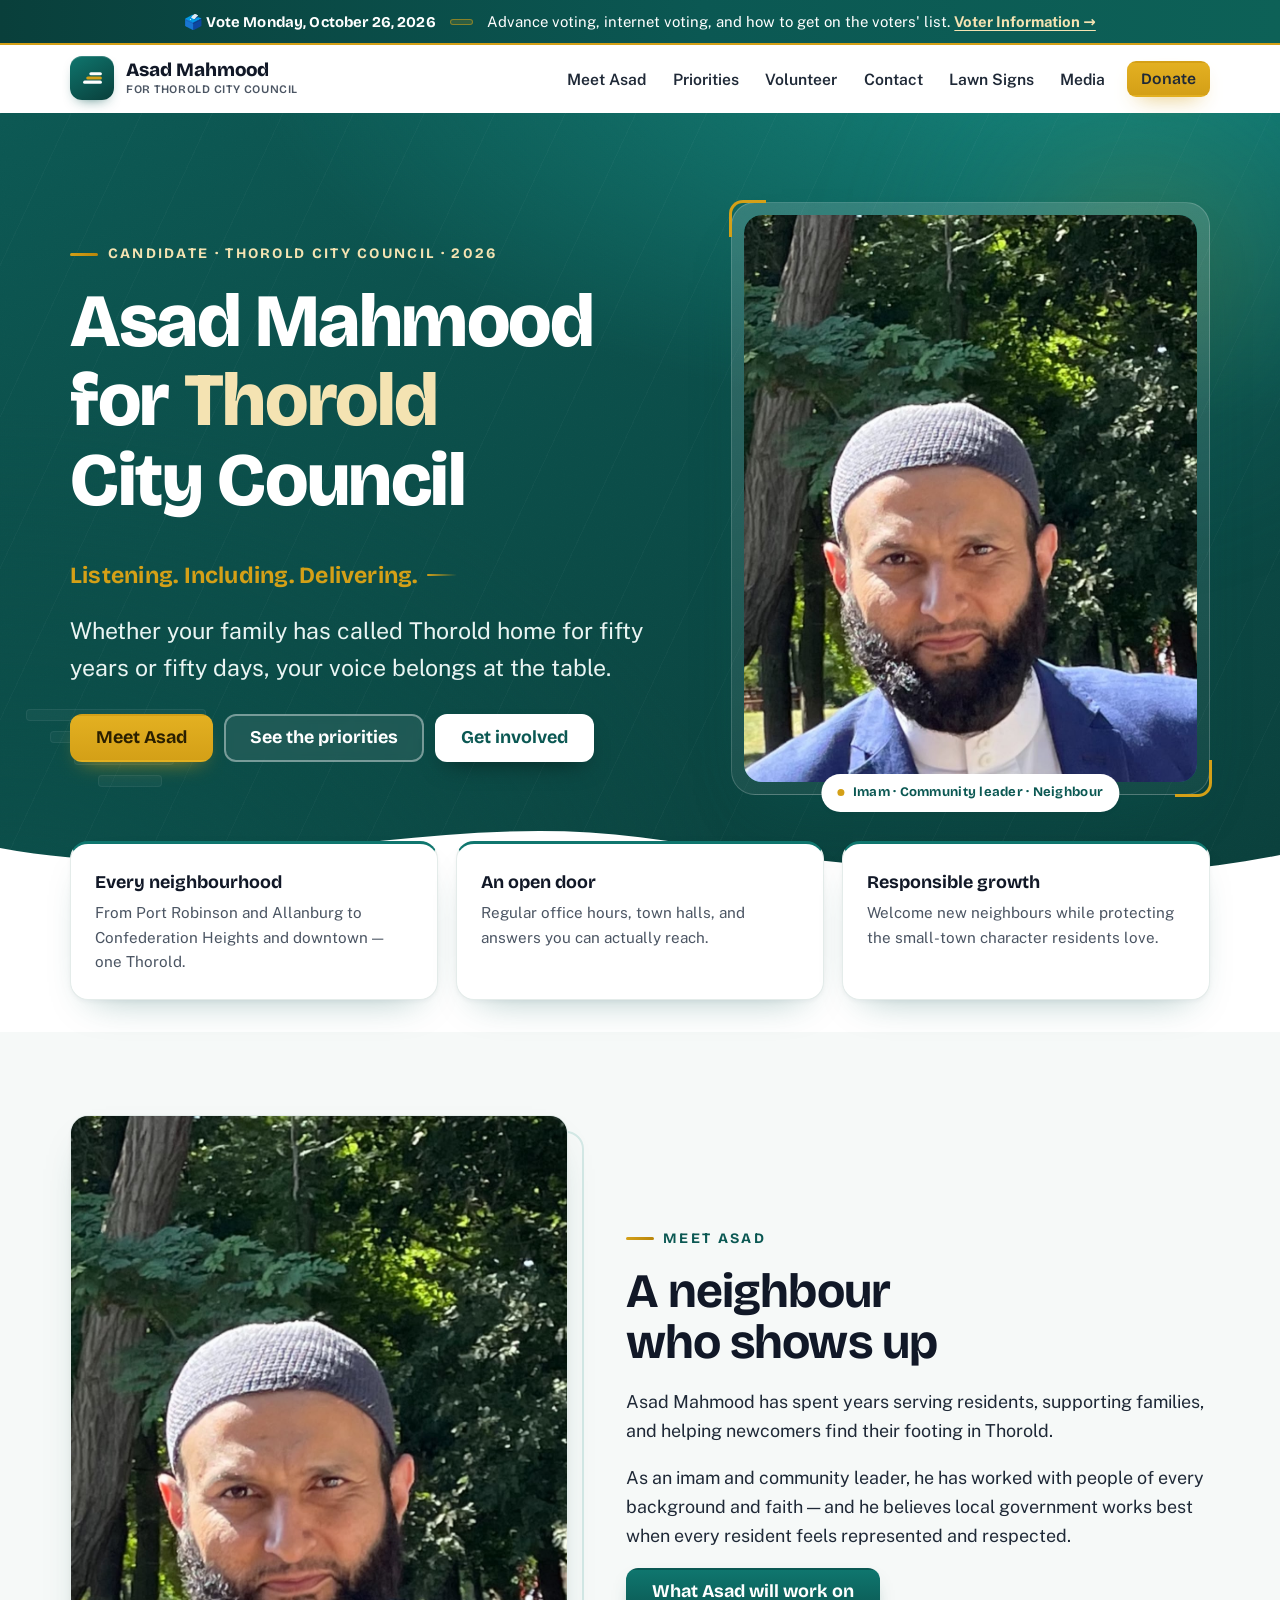
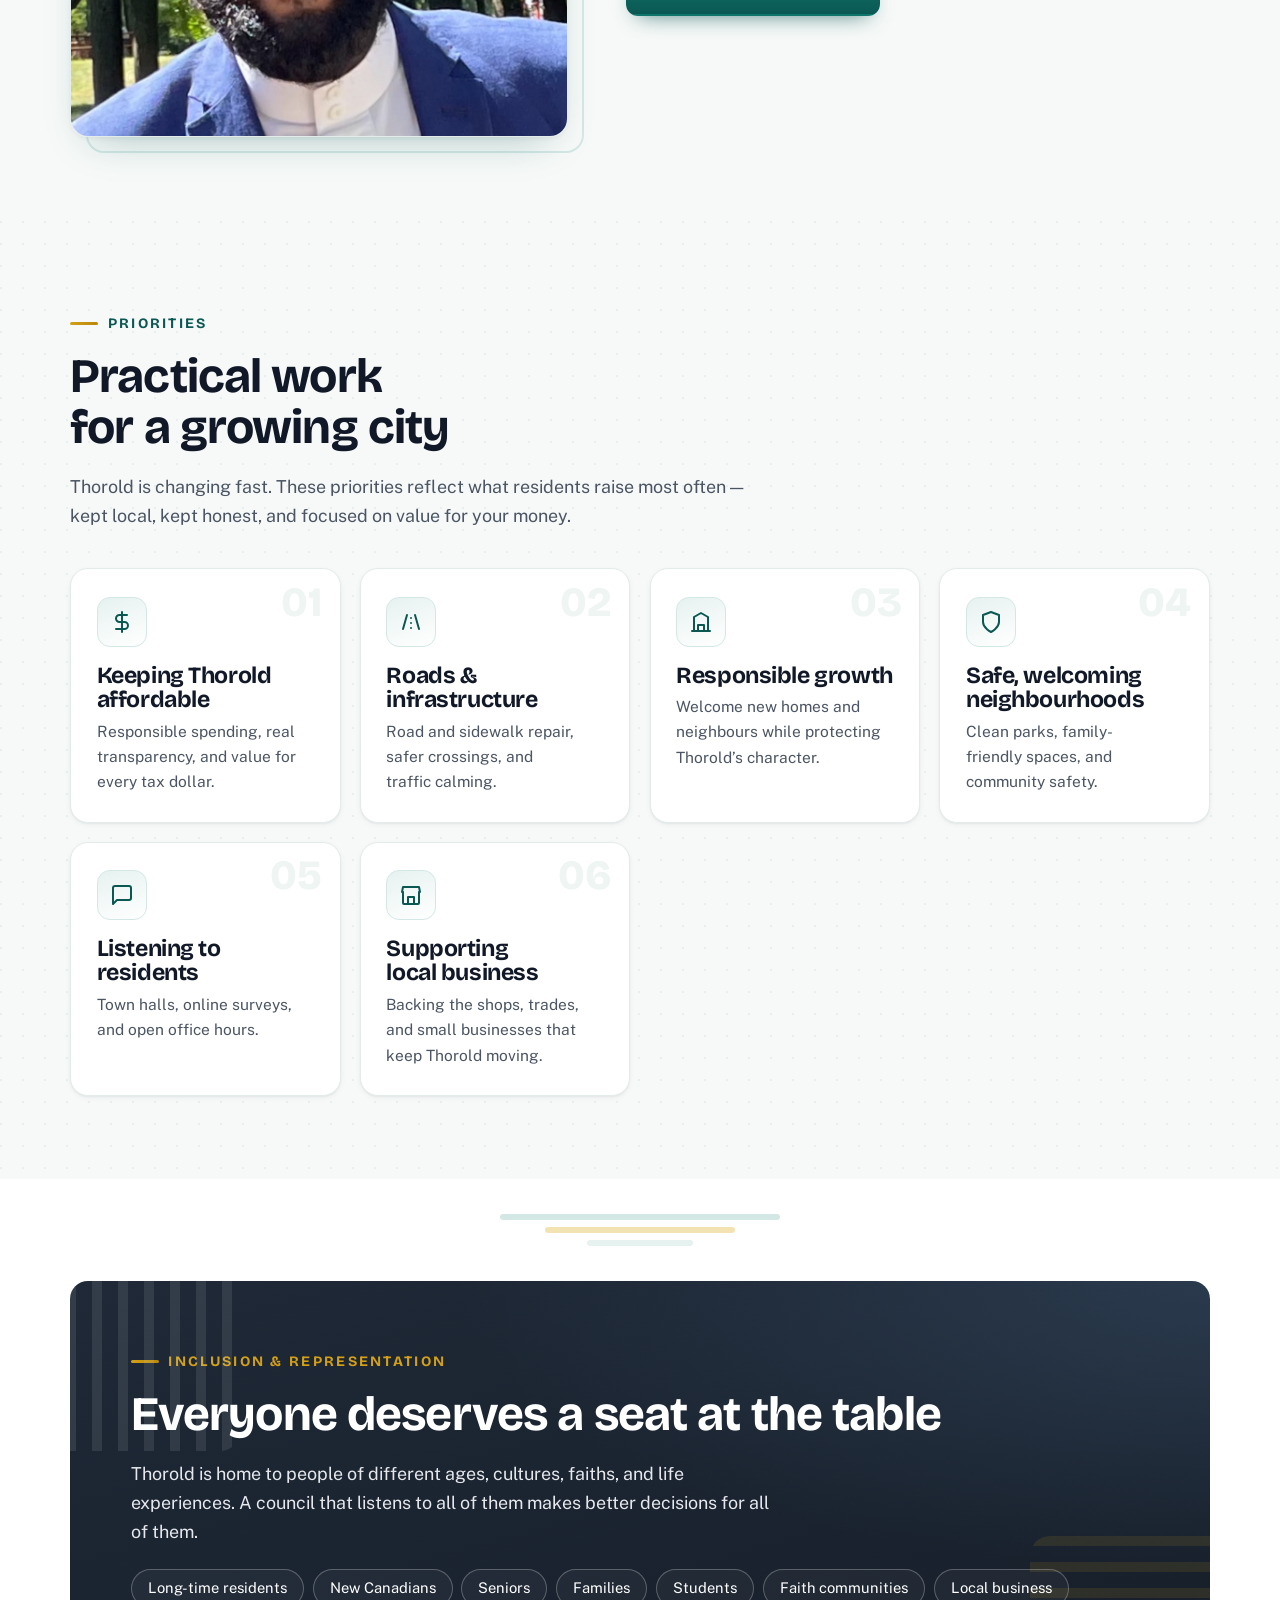
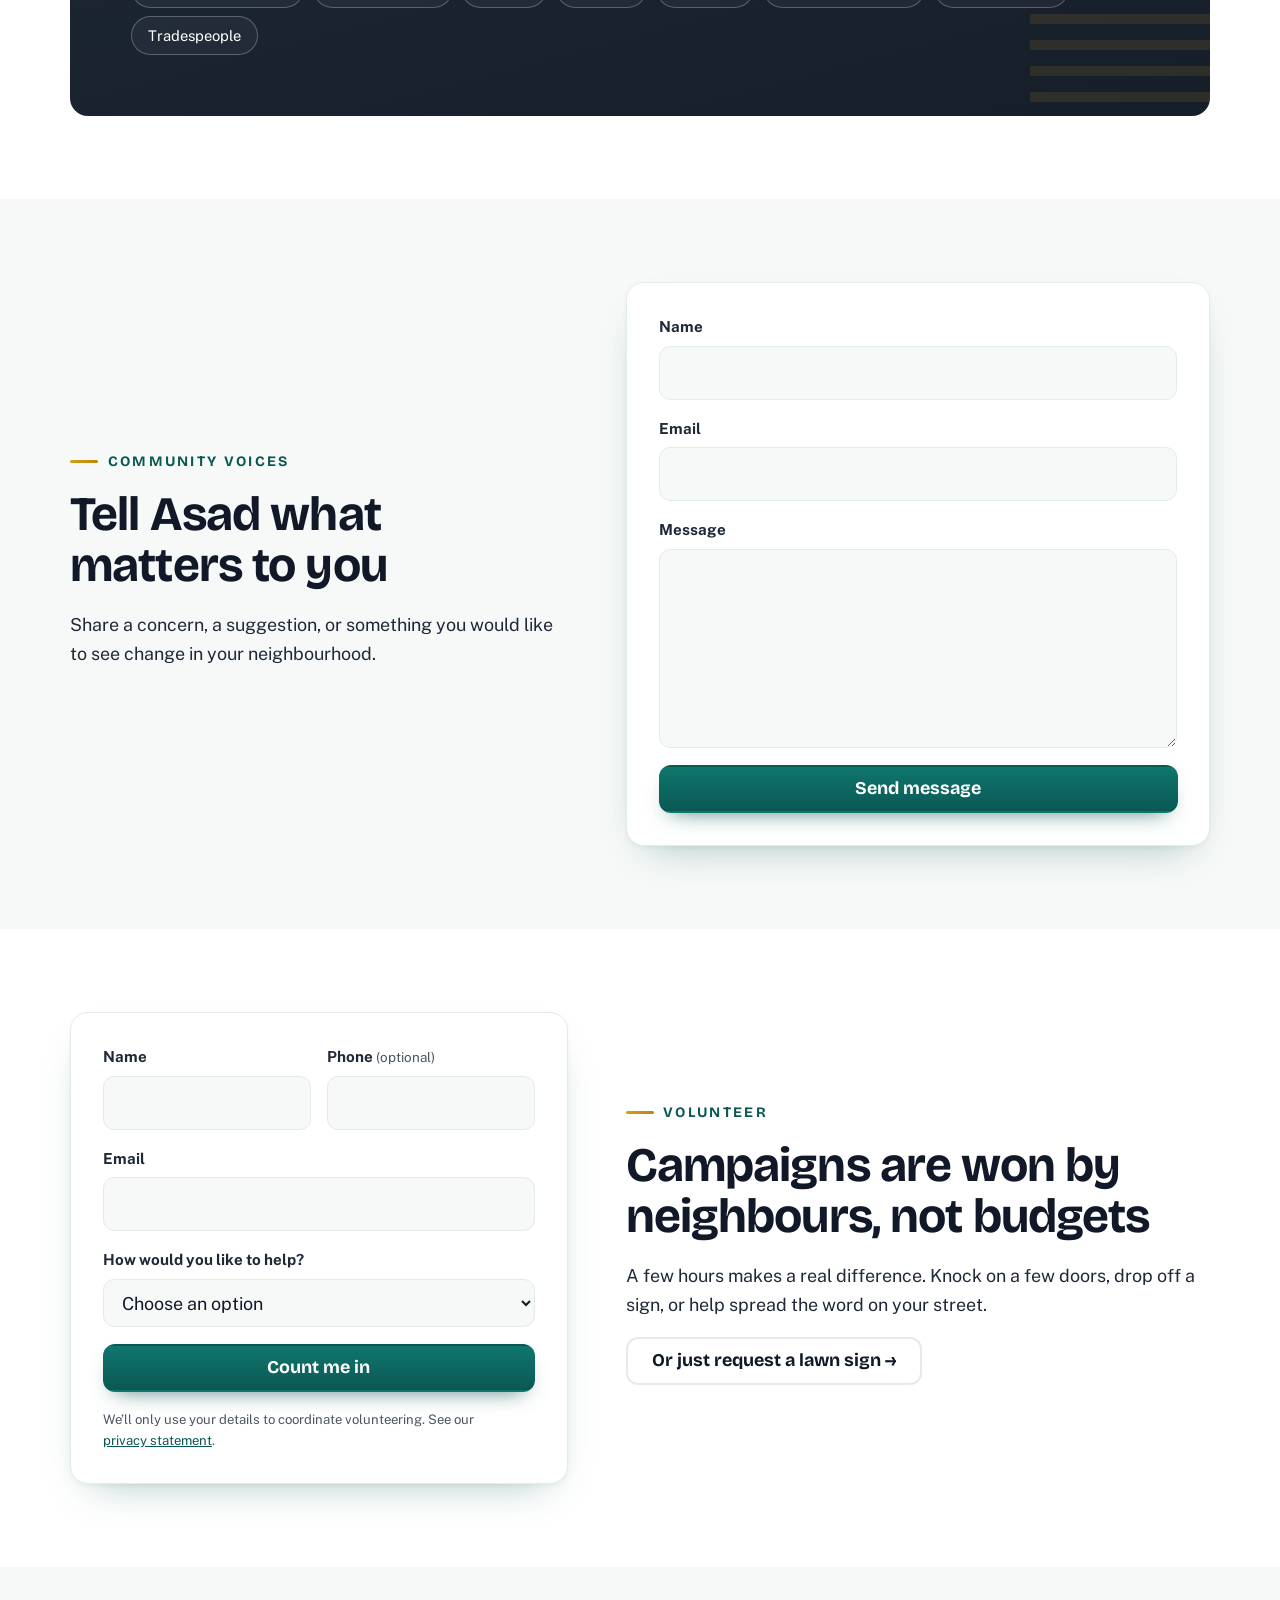
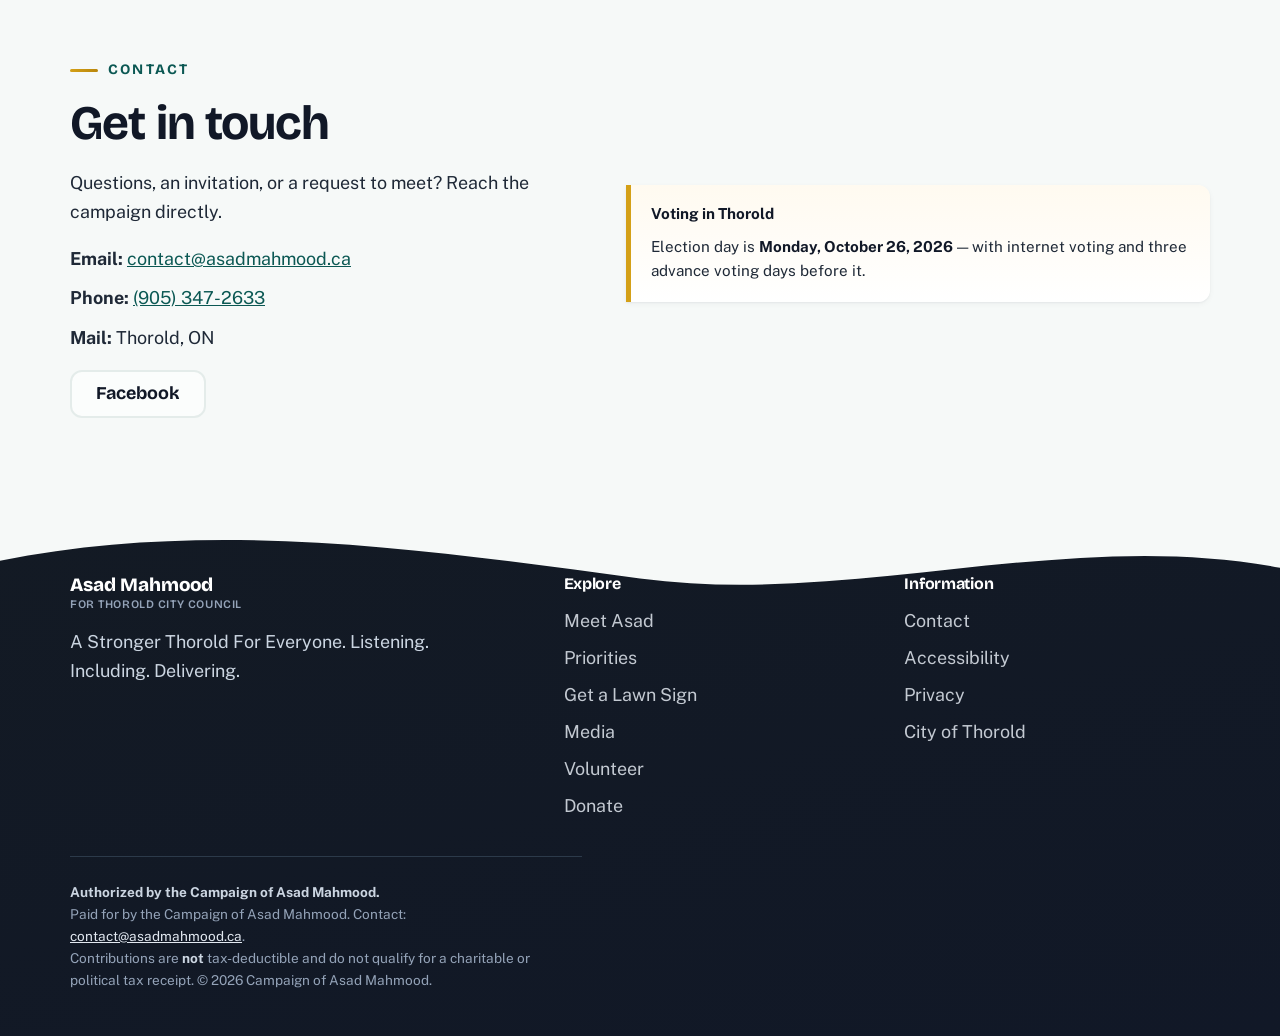
<file: index.html>
<!DOCTYPE html>
<html lang="en">
<head>
  <!-- =====================================================
       ASAD MAHMOOD FOR THOROLD CITY COUNCIL
       Main campaign homepage
       ===================================================== -->
  <meta charset="UTF-8" />
  <meta name="viewport" content="width=device-width, initial-scale=1" />

  <title>Asad Mahmood for Thorold City Council — A Stronger Thorold For Everyone</title>

  <meta name="description" content="Asad Mahmood is running for Thorold City Council in 2026. Listening, including, and delivering for every Thorold resident." />
  <meta name="author" content="Campaign of Asad Mahmood" />
  <meta name="robots" content="index, follow" />

  <link rel="canonical" href="https://www.asadmahmood.ca/" />
  <link rel="icon" href="logo small.png" />

  <meta property="og:title" content="Asad Mahmood for Thorold City Council" />
  <meta property="og:description" content="A Stronger Thorold For Everyone. Listening. Including. Delivering." />
  <meta property="og:type" content="website" />
  <meta property="og:url" content="https://www.asadmahmood.ca/" />
  <meta property="og:locale" content="en_CA" />
  <meta property="og:image" content="https://www.asadmahmood.ca/Asad.jpg" />
  <meta name="twitter:card" content="summary_large_image" />

  <meta name="theme-color" content="#0B5853" />

  <link rel="preconnect" href="https://fonts.googleapis.com" />
  <link rel="preconnect" href="https://fonts.gstatic.com" crossorigin />
  <link href="https://fonts.googleapis.com/css2?family=Bricolage+Grotesque:opsz,wght@12..96,600;12..96,700;12..96,800&family=Public+Sans:wght@400;500;600;700&display=swap" rel="stylesheet" />
  <link rel="stylesheet" href="css/styles.css" />

  <script type="application/ld+json">
{
  "@context":"https://schema.org",
  "@type":"Person",
  "name":"Asad Mahmood",
  "jobTitle":"Candidate for Thorold City Council",
  "url":"https://www.asadmahmood.ca",
  "image":"https://www.asadmahmood.ca/Asad.jpg",
  "address":{
    "@type":"PostalAddress",
    "addressLocality":"Thorold",
    "addressRegion":"ON",
    "addressCountry":"CA"
  }
}
  </script>
</head>

<body>
  <div class="progress-bar" aria-hidden="true"></div>
  <a class="skip-link" href="#main">Skip to main content</a>

  <div class="election-banner">
    <div class="wrap">
      <strong>🗳️ Vote Monday, October 26, 2026</strong>
      <span class="countdown" id="election-countdown" hidden></span>
      <span>
        Advance voting, internet voting, and how to get on the voters' list.
        <a href="https://www.thorold.ca/en/city-hall/municipal-elections.aspx" target="_blank" rel="noopener">
          Voter Information →
        </a>
      </span>
    </div>
  </div>

  <header class="site-header" id="header">
    <div class="wrap nav">
      <a class="brand" href="index.html" aria-label="Asad Mahmood for Thorold City Council — home">
        <span class="brand__mark" aria-hidden="true">
          <svg width="23" height="23" viewBox="0 0 22 22" fill="none">
            <rect x="2" y="13" width="18" height="3" rx="1.5" fill="#fff"/>
            <rect x="5" y="9" width="15" height="3" rx="1.5" fill="#D4A017"/>
            <rect x="8" y="5" width="12" height="3" rx="1.5" fill="#fff"/>
          </svg>
        </span>
        <span class="brand__name">Asad Mahmood<small>For Thorold City Council</small></span>
      </a>

      <button class="nav__toggle" aria-expanded="false" aria-controls="primary-nav" aria-label="Open menu">
        <span></span>
      </button>

      <ul class="nav__links" id="primary-nav">
        <li><a href="#meet">Meet Asad</a></li>
        <li><a href="#priorities">Priorities</a></li>
        <li><a href="#volunteer">Volunteer</a></li>
        <li><a href="#voices">Contact</a></li>
        <li><a href="signs.html">Lawn Signs</a></li>
        <li><a href="media.html">Media</a></li>
        <li class="nav__cta"><a class="btn btn--gold" href="donate.html">Donate</a></li>
      </ul>
    </div>
  </header>

  <main id="main">
    <section class="hero" aria-label="Introduction">
      <div class="hero__glow" aria-hidden="true"></div>
      <div class="flight-locks" aria-hidden="true"><span></span><span></span><span></span><span></span></div>
      <div class="wrap hero__inner">
        <div class="hero__grid">
          <div>
            <p class="eyebrow reveal in" style="color:#F4E3B2">Candidate · Thorold City Council · 2026</p>
            <h1>Asad Mahmood for <span class="accent">Thorold</span> City Council</h1>
            <p class="hero__sub reveal in">Listening. Including. Delivering.</p>
            <p class="hero__lede reveal in">Whether your family has called Thorold home for fifty years or fifty days, your voice belongs at the table.</p>

            <div class="hero__cta reveal in">
              <a class="btn btn--gold" href="#meet">Meet Asad</a>
              <a class="btn btn--ghost" href="#priorities">See the priorities</a>
              <a class="btn btn--light" href="#volunteer">Get involved</a>
            </div>
          </div>

          <div class="hero__card reveal in">
            <div class="hero__frame">
              <div class="hero__photo">
                <img src="Asad.jpg" alt="Asad Mahmood" class="hero-img" fetchpriority="high" decoding="async" />
              </div>
              <span class="hero__badge"><i></i>Imam · Community leader · Neighbour</span>
            </div>
          </div>
        </div>
      </div>

      <div class="hero__wave" aria-hidden="true">
        <svg viewBox="0 0 1440 120" preserveAspectRatio="none" xmlns="http://www.w3.org/2000/svg">
          <path d="M0,64 C240,110 480,20 720,52 C960,84 1200,120 1440,72 L1440,120 L0,120 Z" fill="#ffffff"/>
          <path d="M0,80 C240,120 480,44 720,72 C960,100 1200,128 1440,88 L1440,120 L0,120 Z" fill="#ffffff" opacity="0.5"/>
        </svg>
      </div>
    </section>

    <section style="padding:0 0 clamp(1rem,3vw,2rem)" aria-label="Campaign commitments">
      <div class="wrap">
        <div class="signals">
          <div class="reveal">
            <strong>Every neighbourhood</strong>
            <p>From Port Robinson and Allanburg to Confederation Heights and downtown — one Thorold.</p>
          </div>
          <div class="reveal" data-d="1">
            <strong>An open door</strong>
            <p>Regular office hours, town halls, and answers you can actually reach.</p>
          </div>
          <div class="reveal" data-d="2">
            <strong>Responsible growth</strong>
            <p>Welcome new neighbours while protecting the small-town character residents love.</p>
          </div>
        </div>
      </div>
    </section>

    <section class="section section--tint" id="meet">
      <div class="wrap split">
        <div class="portrait-frame reveal">
          <div class="portrait">
            <img src="Asad.jpg" alt="Asad Mahmood" class="portrait-img" loading="lazy" decoding="async" />
          </div>
        </div>

        <div class="reveal">
          <p class="eyebrow">Meet Asad</p>
          <h2>A neighbour who shows up</h2>
          <p>Asad Mahmood has spent years serving residents, supporting families, and helping newcomers find their footing in Thorold.</p>
          <p>As an imam and community leader, he has worked with people of every background and faith — and he believes local government works best when every resident feels represented and respected.</p>
          <p><a class="btn btn--primary" href="#priorities">What Asad will work on</a></p>
        </div>
      </div>
    </section>

    <section class="section section--pattern" id="priorities">
      <div class="wrap">
        <div class="section-head reveal">
          <p class="eyebrow">Priorities</p>
          <h2>Practical work for a growing city</h2>
          <p style="color:var(--muted)">Thorold is changing fast. These priorities reflect what residents raise most often — kept local, kept honest, and focused on value for your money.</p>
        </div>

        <div class="cards">
          <article class="card reveal">
            <span class="card__num">01</span>
            <span class="card__icon" aria-hidden="true"><svg width="24" height="24" viewBox="0 0 24 24" fill="none" stroke="currentColor" stroke-width="2" stroke-linecap="round" stroke-linejoin="round"><line x1="12" y1="2" x2="12" y2="22"/><path d="M17 5H9.5a3.5 3.5 0 0 0 0 7h5a3.5 3.5 0 0 1 0 7H6"/></svg></span>
            <h3>Keeping Thorold affordable</h3><p>Responsible spending, real transparency, and value for every tax dollar.</p>
          </article>
          <article class="card reveal" data-d="1">
            <span class="card__num">02</span>
            <span class="card__icon" aria-hidden="true"><svg width="24" height="24" viewBox="0 0 24 24" fill="none" stroke="currentColor" stroke-width="2" stroke-linecap="round" stroke-linejoin="round"><path d="M4 19l4-14"/><path d="M16 5l4 14"/><line x1="12" y1="8" x2="12" y2="8.01"/><line x1="12" y1="13" x2="12" y2="13.01"/><line x1="12" y1="18" x2="12" y2="18.01"/></svg></span>
            <h3>Roads &amp; infrastructure</h3><p>Road and sidewalk repair, safer crossings, and traffic calming.</p>
          </article>
          <article class="card reveal" data-d="2">
            <span class="card__num">03</span>
            <span class="card__icon" aria-hidden="true"><svg width="24" height="24" viewBox="0 0 24 24" fill="none" stroke="currentColor" stroke-width="2" stroke-linecap="round" stroke-linejoin="round"><path d="M3 21h18"/><path d="M5 21V7l7-4 7 4v14"/><path d="M9 21v-6h6v6"/></svg></span>
            <h3>Responsible growth</h3><p>Welcome new homes and neighbours while protecting Thorold’s character.</p>
          </article>
          <article class="card reveal">
            <span class="card__num">04</span>
            <span class="card__icon" aria-hidden="true"><svg width="24" height="24" viewBox="0 0 24 24" fill="none" stroke="currentColor" stroke-width="2" stroke-linecap="round" stroke-linejoin="round"><path d="M12 22s8-4 8-10V5l-8-3-8 3v7c0 6 8 10 8 10z"/></svg></span>
            <h3>Safe, welcoming neighbourhoods</h3><p>Clean parks, family-friendly spaces, and community safety.</p>
          </article>
          <article class="card reveal" data-d="1">
            <span class="card__num">05</span>
            <span class="card__icon" aria-hidden="true"><svg width="24" height="24" viewBox="0 0 24 24" fill="none" stroke="currentColor" stroke-width="2" stroke-linecap="round" stroke-linejoin="round"><path d="M21 15a2 2 0 0 1-2 2H7l-4 4V5a2 2 0 0 1 2-2h14a2 2 0 0 1 2 2z"/></svg></span>
            <h3>Listening to residents</h3><p>Town halls, online surveys, and open office hours.</p>
          </article>
          <article class="card reveal" data-d="2">
            <span class="card__num">06</span>
            <span class="card__icon" aria-hidden="true"><svg width="24" height="24" viewBox="0 0 24 24" fill="none" stroke="currentColor" stroke-width="2" stroke-linecap="round" stroke-linejoin="round"><path d="M3 9l1-5h16l1 5"/><path d="M4 9v11a1 1 0 0 0 1 1h14a1 1 0 0 0 1-1V9"/><path d="M9 21v-7h6v7"/></svg></span>
            <h3>Supporting local business</h3><p>Backing the shops, trades, and small businesses that keep Thorold moving.</p>
          </article>
        </div>
      </div>
    </section>

    <div class="locks-divide" aria-hidden="true"><span></span><span></span><span></span></div>

    <section class="section" id="inclusion" style="padding-top:0">
      <div class="wrap">
        <div class="band reveal">
          <p class="eyebrow" style="color:#D4A017">Inclusion &amp; representation</p>
          <h2>Everyone deserves a seat at the table</h2>
          <p style="max-width:60ch">Thorold is home to people of different ages, cultures, faiths, and life experiences. A council that listens to all of them makes better decisions for all of them.</p>
          <div class="pills">
            <span>Long-time residents</span>
            <span>New Canadians</span>
            <span>Seniors</span>
            <span>Families</span>
            <span>Students</span>
            <span>Faith communities</span>
            <span>Local business</span>
            <span>Tradespeople</span>
          </div>
        </div>
      </div>
    </section>

    <section class="section section--tint" id="voices">
      <div class="wrap split">
        <div class="reveal">
          <p class="eyebrow">Community Voices</p>
          <h2>Tell Asad what matters to you</h2>
          <p>Share a concern, a suggestion, or something you would like to see change in your neighbourhood.</p>
        </div>

        <form class="form form-card reveal" action="https://formsubmit.co/bac79ea26482ec7a575e814f5ad3d939" method="POST">
          <input type="hidden" name="_subject" value="Community Voices Submission">
          <input type="hidden" name="_captcha" value="false">
          <input type="hidden" name="_template" value="table">
          <input type="hidden" name="_next" value="https://asadmahmood.ca/message-success.html">
          <input type="text" name="_honey" style="display:none" tabindex="-1" autocomplete="off" aria-hidden="true">

          <div class="field">
            <label for="voice-name">Name</label>
            <input id="voice-name" name="name" type="text" autocomplete="name" required>
          </div>

          <div class="field">
            <label for="voice-email">Email</label>
            <input id="voice-email" name="email" type="email" autocomplete="email" required>
          </div>

          <div class="field">
            <label for="voice-message">Message</label>
            <textarea id="voice-message" name="message" rows="6" required></textarea>
          </div>

          <button class="btn btn--primary btn--block" type="submit">Send message</button>
        </form>
      </div>
    </section>

    <section class="section" id="volunteer">
      <div class="wrap split">
        <form class="form form-card reveal" action="https://formsubmit.co/bac79ea26482ec7a575e814f5ad3d939" method="POST">
          <input type="hidden" name="_subject" value="Volunteer Signup">
          <input type="hidden" name="_captcha" value="false">
          <input type="hidden" name="_template" value="table">
          <input type="hidden" name="_next" value="https://asadmahmood.ca/volunteer-success.html">
          <input type="text" name="_honey" style="display:none" tabindex="-1" autocomplete="off" aria-hidden="true">

          <div class="field--row">
            <div class="field">
              <label for="vol-name">Name</label>
              <input id="vol-name" name="name" type="text" autocomplete="name" required>
            </div>

            <div class="field">
              <label for="vol-phone">Phone <span class="hint">(optional)</span></label>
              <input id="vol-phone" name="phone" type="tel" autocomplete="tel">
            </div>
          </div>

          <div class="field">
            <label for="vol-email">Email</label>
            <input id="vol-email" name="email" type="email" autocomplete="email" required>
          </div>

          <div class="field">
            <label for="vol-interest">How would you like to help?</label>
            <select id="vol-interest" name="interest">
              <option value="">Choose an option</option>
              <option>Knock on doors with the team</option>
              <option>Deliver lawn signs</option>
              <option>Make phone calls</option>
              <option>Help at events</option>
              <option>Host a meet-and-greet</option>
              <option>Wherever I’m needed</option>
            </select>
          </div>

          <button class="btn btn--primary btn--block" type="submit">Count me in</button>
          <p style="font-size:.82rem;color:var(--muted);margin:0">We’ll only use your details to coordinate volunteering. See our <a href="privacy.html">privacy statement</a>.</p>
        </form>

        <div class="reveal">
          <p class="eyebrow">Volunteer</p>
          <h2>Campaigns are won by neighbours, not budgets</h2>
          <p>A few hours makes a real difference. Knock on a few doors, drop off a sign, or help spread the word on your street.</p>
          <p><a class="btn btn--ghost" href="signs.html">Or just request a lawn sign →</a></p>
        </div>
      </div>
    </section>

    <section class="section section--tint" id="contact">
      <div class="wrap split">
        <div class="reveal">
          <p class="eyebrow">Contact</p>
          <h2>Get in touch</h2>
          <p>Questions, an invitation, or a request to meet? Reach the campaign directly.</p>

          <ul class="contact-list">
            <li><strong>Email:</strong> <a href="mailto:contact@asadmahmood.ca">contact@asadmahmood.ca</a></li>
            <li><strong>Phone:</strong> <a href="tel:+19053472633">(905) 347-2633</a></li>
            <li><strong>Mail:</strong> Thorold, ON</li>
          </ul>

          <p style="margin-top:1.1rem">
            <a class="btn btn--ghost" href="https://www.facebook.com/mian.asad.79/" rel="noopener">Facebook</a>
          </p>
        </div>

        <div class="notice reveal">
          <strong>Voting in Thorold</strong>
          <p style="margin:.5rem 0 0">Election day is <strong>Monday, October 26, 2026</strong> — with internet voting and three advance voting days before it.</p>
        </div>
      </div>
    </section>
  </main>

  <footer class="site-footer">
    <div class="wave-top" aria-hidden="true">
      <svg viewBox="0 0 1440 120" preserveAspectRatio="none" xmlns="http://www.w3.org/2000/svg">
        <path d="M0,64 C240,110 480,20 720,52 C960,84 1200,120 1440,72 L1440,120 L0,120 Z" fill="#F6F9F8"/>
      </svg>
    </div>

    <div class="wrap">
      <div class="footer__grid">
        <div>
          <a class="brand" href="index.html" style="color:#fff">
            <span class="brand__name" style="color:#fff">Asad Mahmood<small style="color:#94a3b8">For Thorold City Council</small></span>
          </a>
          <p style="margin-top:1rem;max-width:38ch">A Stronger Thorold For Everyone. Listening. Including. Delivering.</p>
        </div>

        <div>
          <h4>Explore</h4>
          <ul>
            <li><a href="#meet">Meet Asad</a></li>
            <li><a href="#priorities">Priorities</a></li>
            <li><a href="signs.html">Get a Lawn Sign</a></li>
            <li><a href="media.html">Media</a></li>
            <li><a href="#volunteer">Volunteer</a></li>
            <li><a href="donate.html">Donate</a></li>
          </ul>
        </div>

        <div>
          <h4>Information</h4>
          <ul>
            <li><a href="#contact">Contact</a></li>
            <li><a href="accessibility.html">Accessibility</a></li>
            <li><a href="privacy.html">Privacy</a></li>
            <li><a href="https://www.thorold.ca" rel="noopener">City of Thorold</a></li>
          </ul>
        </div>
      </div>

      <p class="footer__auth">
        <strong>Authorized by the Campaign of Asad Mahmood.</strong><br>
        Paid for by the Campaign of Asad Mahmood. Contact:
        <a href="mailto:contact@asadmahmood.ca">contact@asadmahmood.ca</a>.<br>
        Contributions are <strong>not</strong> tax-deductible and do not qualify for a charitable or political tax receipt.
        © <span id="year">2026</span> Campaign of Asad Mahmood.
      </p>
    </div>
  </footer>

  <script src="js/main.js?v=2"></script>
</body>
</html>
</file>
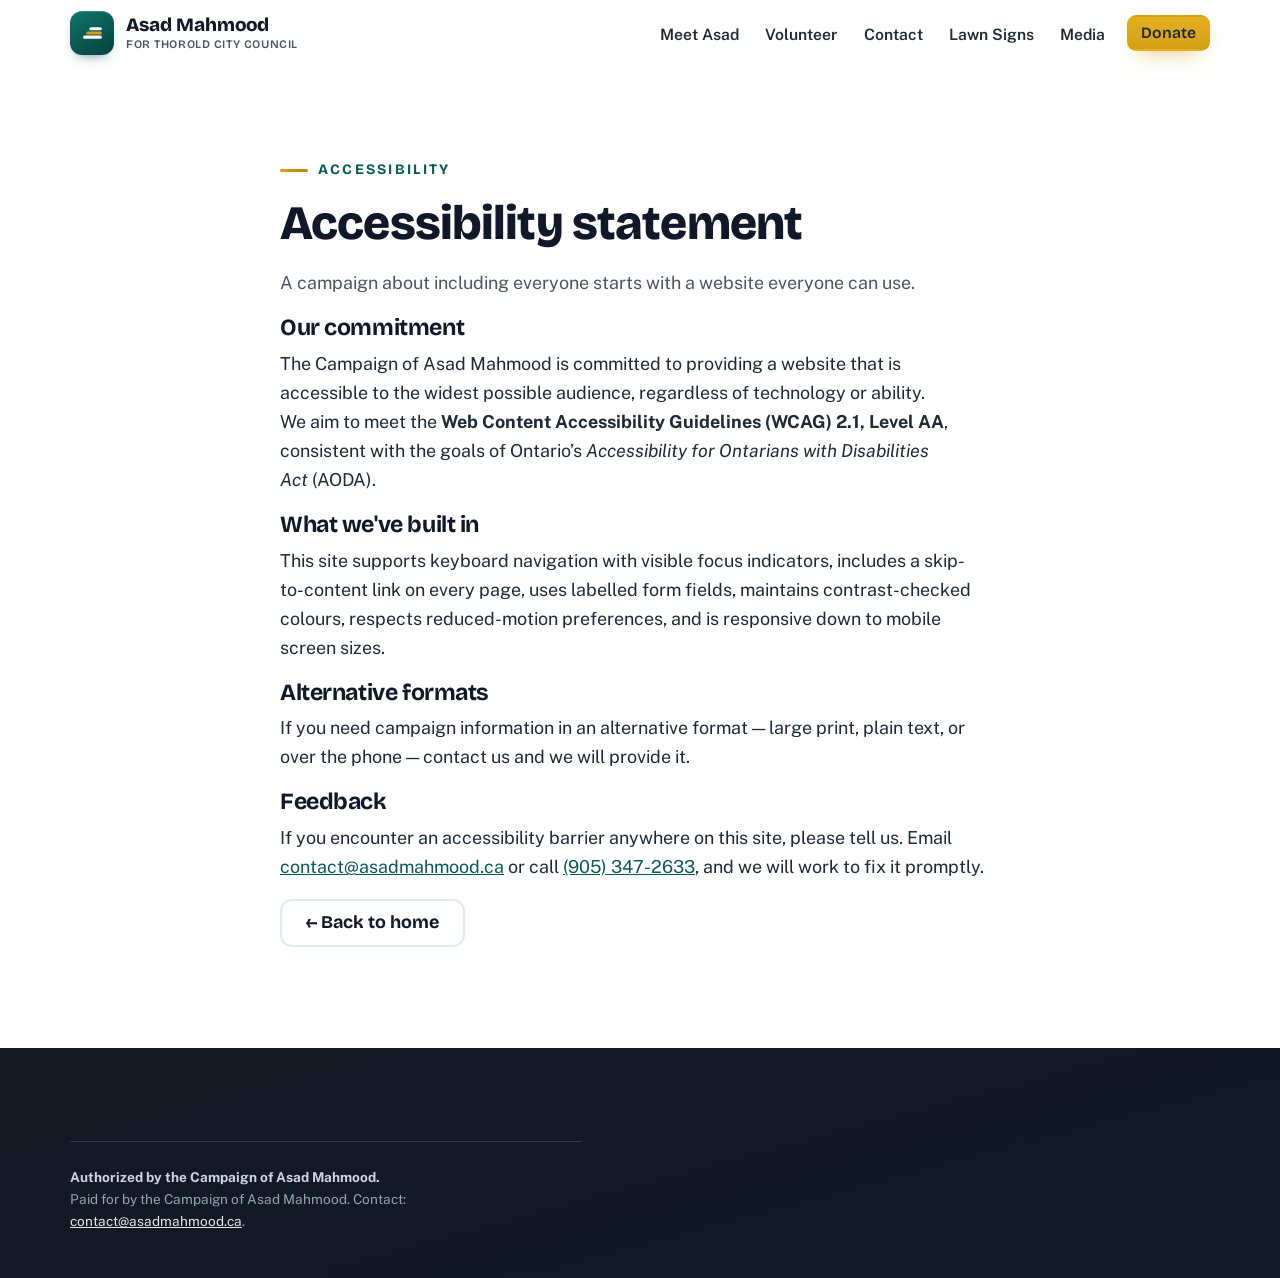
<file: accessibility.html>
<!DOCTYPE html>
<html lang="en">
<head>
  <meta charset="UTF-8" />
  <meta name="viewport" content="width=device-width, initial-scale=1" />
  <title>Accessibility — Asad Mahmood for Thorold City Council</title>
  <meta name="description" content="The accessibility commitment of the Campaign of Asad Mahmood, built to WCAG 2.1 AA and Ontario's AODA standards." />
  <link rel="canonical" href="https://www.asadmahmood.ca/accessibility" />
  <link rel="icon" href="logo small.png" />
  <meta name="theme-color" content="#0B5853" />
  <link rel="preconnect" href="https://fonts.googleapis.com" />
  <link rel="preconnect" href="https://fonts.gstatic.com" crossorigin />
  <link href="https://fonts.googleapis.com/css2?family=Bricolage+Grotesque:opsz,wght@12..96,700;12..96,800&family=Public+Sans:wght@400;600;700&display=swap" rel="stylesheet" />
  <link rel="stylesheet" href="css/styles.css" />
</head>
<body>
  <a class="skip-link" href="#main">Skip to main content</a>

  <header class="site-header" id="header">
    <div class="wrap nav">
      <a class="brand" href="index.html" aria-label="Asad Mahmood for Thorold City Council — home">
        <span class="brand__mark" aria-hidden="true">
          <svg width="23" height="23" viewBox="0 0 22 22" fill="none">
            <rect x="2" y="13" width="18" height="3" rx="1.5" fill="#fff"/>
            <rect x="5" y="9" width="15" height="3" rx="1.5" fill="#D4A017"/>
            <rect x="8" y="5" width="12" height="3" rx="1.5" fill="#fff"/>
          </svg>
        </span>
        <span class="brand__name">Asad Mahmood<small>For Thorold City Council</small></span>
      </a>

      <button class="nav__toggle" aria-expanded="false" aria-controls="primary-nav" aria-label="Open menu">
        <span></span>
      </button>

      <ul class="nav__links" id="primary-nav">
        <li><a href="index.html#meet">Meet Asad</a></li>
        <li><a href="index.html#volunteer">Volunteer</a></li>
        <li><a href="index.html#contact">Contact</a></li>
        <li><a href="signs.html">Lawn Signs</a></li>
        <li><a href="media.html">Media</a></li>
        <li class="nav__cta"><a class="btn btn--gold" href="donate.html">Donate</a></li>
      </ul>
    </div>
  </header>

  <main id="main" class="section">
    <div class="wrap" style="max-width:720px">
      <p class="eyebrow">Accessibility</p>
      <h1 style="font-size:var(--step-3)">Accessibility statement</h1>
      <p style="color:var(--muted)">A campaign about including everyone starts with a website everyone can use.</p>

      <h3>Our commitment</h3>
      <p>The Campaign of Asad Mahmood is committed to providing a website that is accessible to the widest possible audience, regardless of technology or ability. We aim to meet the <strong>Web Content Accessibility Guidelines (WCAG) 2.1, Level AA</strong>, consistent with the goals of Ontario’s <em>Accessibility for Ontarians with Disabilities Act</em> (AODA).</p>

      <h3>What we've built in</h3>
      <p>This site supports keyboard navigation with visible focus indicators, includes a skip-to-content link on every page, uses labelled form fields, maintains contrast-checked colours, respects reduced-motion preferences, and is responsive down to mobile screen sizes.</p>

      <h3>Alternative formats</h3>
      <p>If you need campaign information in an alternative format — large print, plain text, or over the phone — contact us and we will provide it.</p>

      <h3>Feedback</h3>
      <p>If you encounter an accessibility barrier anywhere on this site, please tell us. Email <a href="mailto:contact@asadmahmood.ca">contact@asadmahmood.ca</a> or call <a href="tel:+19053472633">(905) 347-2633</a>, and we will work to fix it promptly.</p>

      <p><a class="btn btn--ghost" href="index.html">← Back to home</a></p>
    </div>
  </main>

  <footer class="site-footer">
    <div class="wrap">
      <p class="footer__auth">
        <strong>Authorized by the Campaign of Asad Mahmood.</strong><br>
        Paid for by the Campaign of Asad Mahmood. Contact: <a href="mailto:contact@asadmahmood.ca">contact@asadmahmood.ca</a>.
      </p>
    </div>
  </footer>
  <script src="js/main.js"></script>
</body>
</html>
</file>
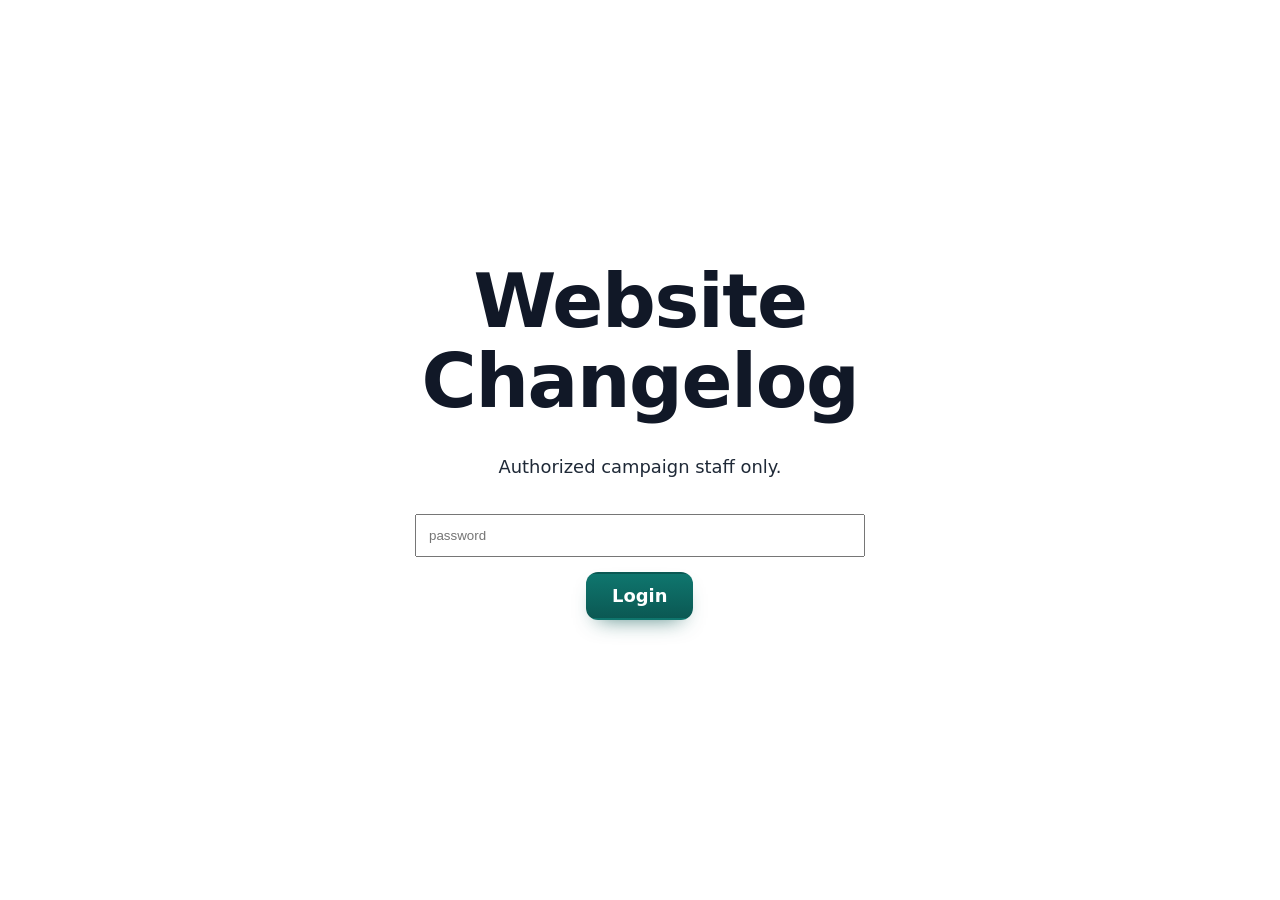
<file: changelog-login.html>
<!DOCTYPE html>
<html lang="en">
<head>
  <meta charset="UTF-8">
  <meta name="viewport" content="width=device-width, initial-scale=1">
  <title>Changelog Login</title>
  <meta name="robots" content="noindex,nofollow">
  <link rel="stylesheet" href="css/styles.css">
</head>
<body>

<main class="section" style="min-height:100vh;display:flex;align-items:center;justify-content:center;">
  <div class="wrap" style="max-width:450px;text-align:center;">
    <h1>Website Changelog</h1>
    <p>Authorized campaign staff only.</p>

    <input
      type="password"
      id="password"
      placeholder="password"
      style="width:100%;padding:12px;margin:15px 0;"
    >

    <button class="btn btn--primary" onclick="login()">
      Login
    </button>

    <p id="error" style="color:red;margin-top:15px;"></p>
  </div>
</main>

<script>
function login() {
  const password = document.getElementById("password").value;

  if (password === "2004") {
    window.location.href = "changelog.html";
  } else {
    document.getElementById("error").textContent =
      "Incorrect password";
  }
}
</script>

</body>
</html>
</file>
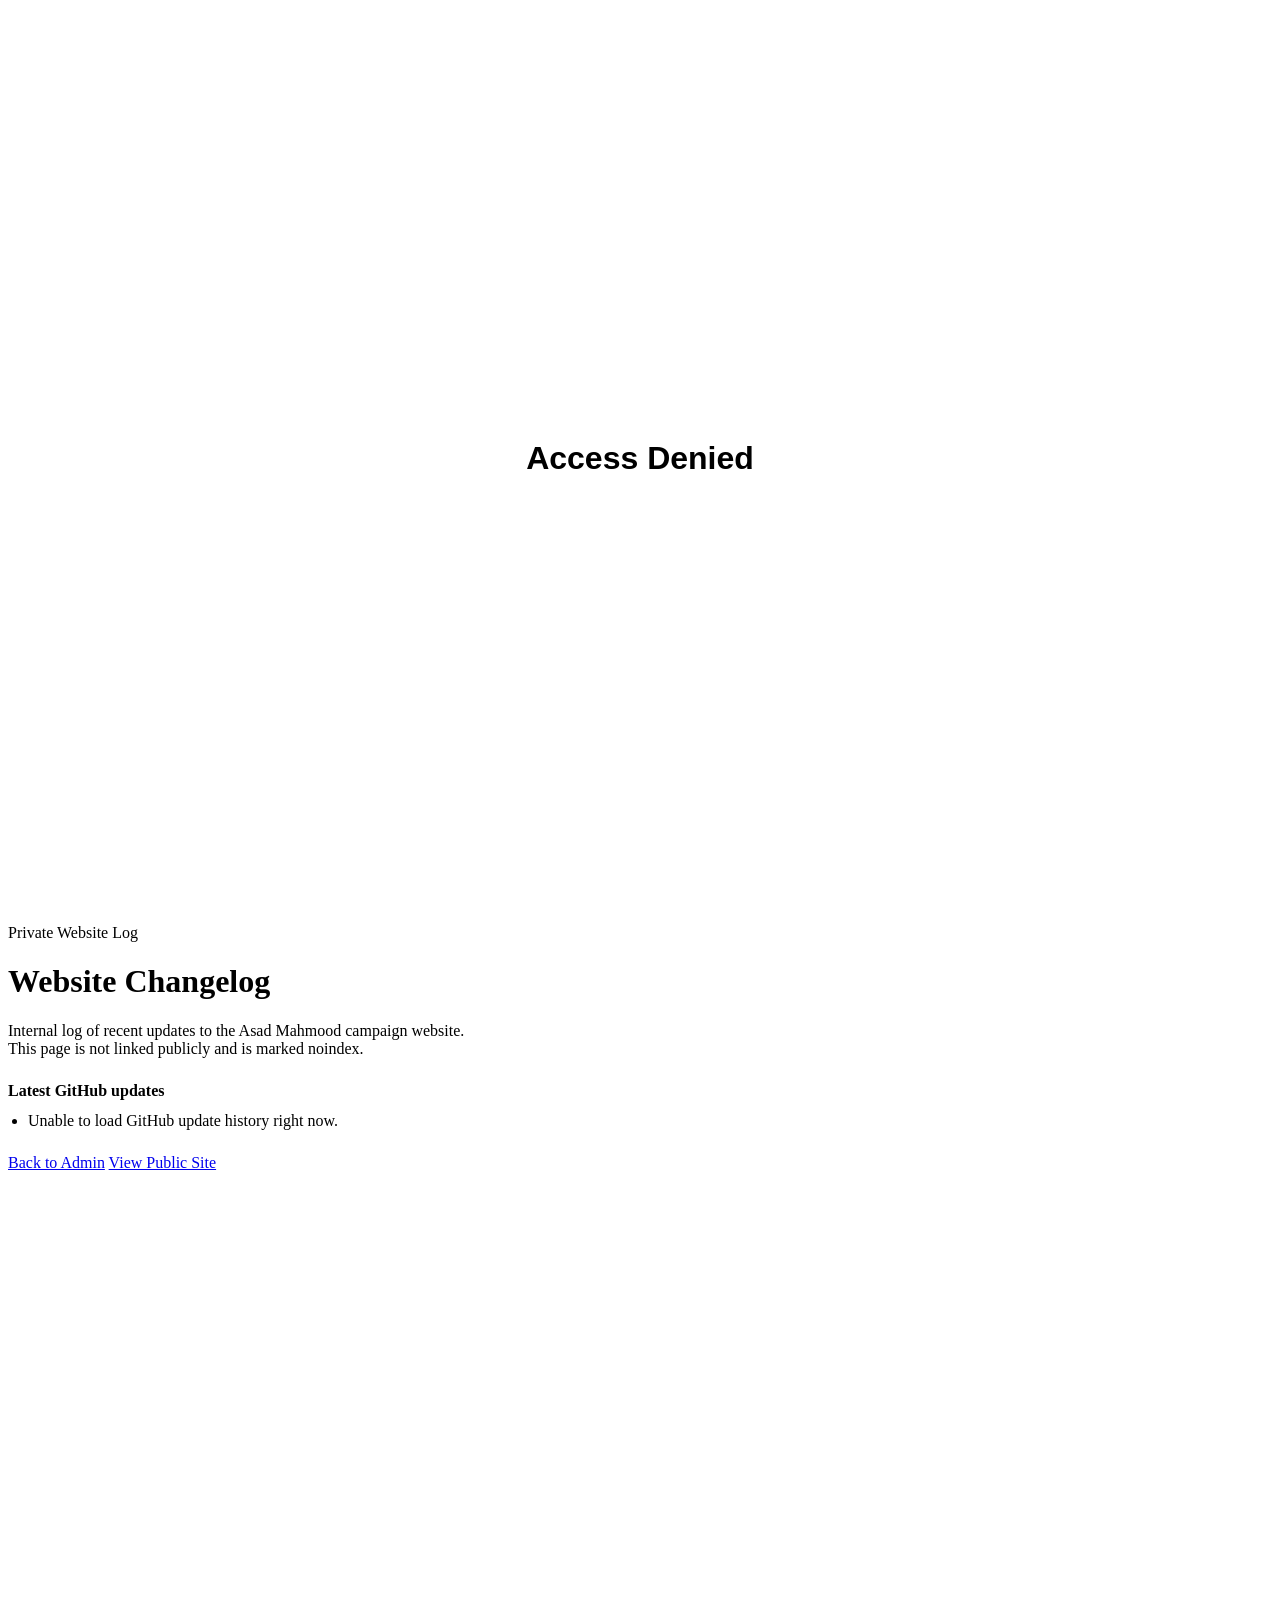
<file: changelog.html>
<!DOCTYPE html>
<html lang="en">
<head>
    <script>
  const password = prompt("Enter changelog password");

  if (password !== "2004") {
    document.documentElement.innerHTML = `
      <head>
        <title>Access Denied</title>
        <meta name="robots" content="noindex,nofollow">
      </head>
      <body style="font-family:Arial,sans-serif;display:grid;place-items:center;min-height:100vh;">
        <h1>Access Denied</h1>
      </body>
    `;
  }
</script>
  <meta charset="UTF-8" />
  <meta name="viewport" content="width=device-width, initial-scale=1" />

  <title>Website Changelog — Asad Mahmood Campaign</title>
  <meta name="robots" content="noindex, nofollow" />

  <link rel="stylesheet" href="css/styles.css" />
</head>

<body>
  <main class="section" style="min-height:100vh;">
    <div class="wrap" style="max-width:900px;">
      <p class="eyebrow">Private Website Log</p>
      <h1>Website Changelog</h1>
      <p style="color:var(--muted);max-width:60ch;">
        Internal log of recent updates to the Asad Mahmood campaign website.
        This page is not linked publicly and is marked noindex.
      </p>

      <div class="notice" style="margin:1.5rem 0;">
        <strong>Latest GitHub updates</strong>
        <ul id="commit-list" style="margin:.75rem 0 0; padding-left:1.25rem;">
          <li>Loading latest updates...</li>
        </ul>
      </div>

      <p>
        <a class="btn btn--primary" href="admin.html">Back to Admin</a>
        <a class="btn btn--ghost" href="index.html">View Public Site</a>
      </p>
    </div>
  </main>

  <script>
    (function () {
      "use strict";

      var list = document.getElementById("commit-list");
      if (!list) return;

      var repoApi = "https://api.github.com/repos/Amasud5550/asad-campaign/commits?per_page=10";

      fetch(repoApi)
        .then(function (response) {
          if (!response.ok) throw new Error("Could not load changelog");
          return response.json();
        })
        .then(function (commits) {
          list.innerHTML = "";

          commits.forEach(function (item) {
            var li = document.createElement("li");

            var date = new Date(item.commit.author.date).toLocaleDateString("en-CA", {
              year: "numeric",
              month: "short",
              day: "numeric"
            });

            var link = document.createElement("a");
            link.href = item.html_url;
            link.target = "_blank";
            link.rel = "noopener";
            link.textContent = item.commit.message;

            li.appendChild(document.createTextNode(date + " — "));
            li.appendChild(link);
            list.appendChild(li);
          });
        })
        .catch(function () {
          list.innerHTML = "<li>Unable to load GitHub update history right now.</li>";
        });
    })();
  </script>
</body>
</html>
</file>
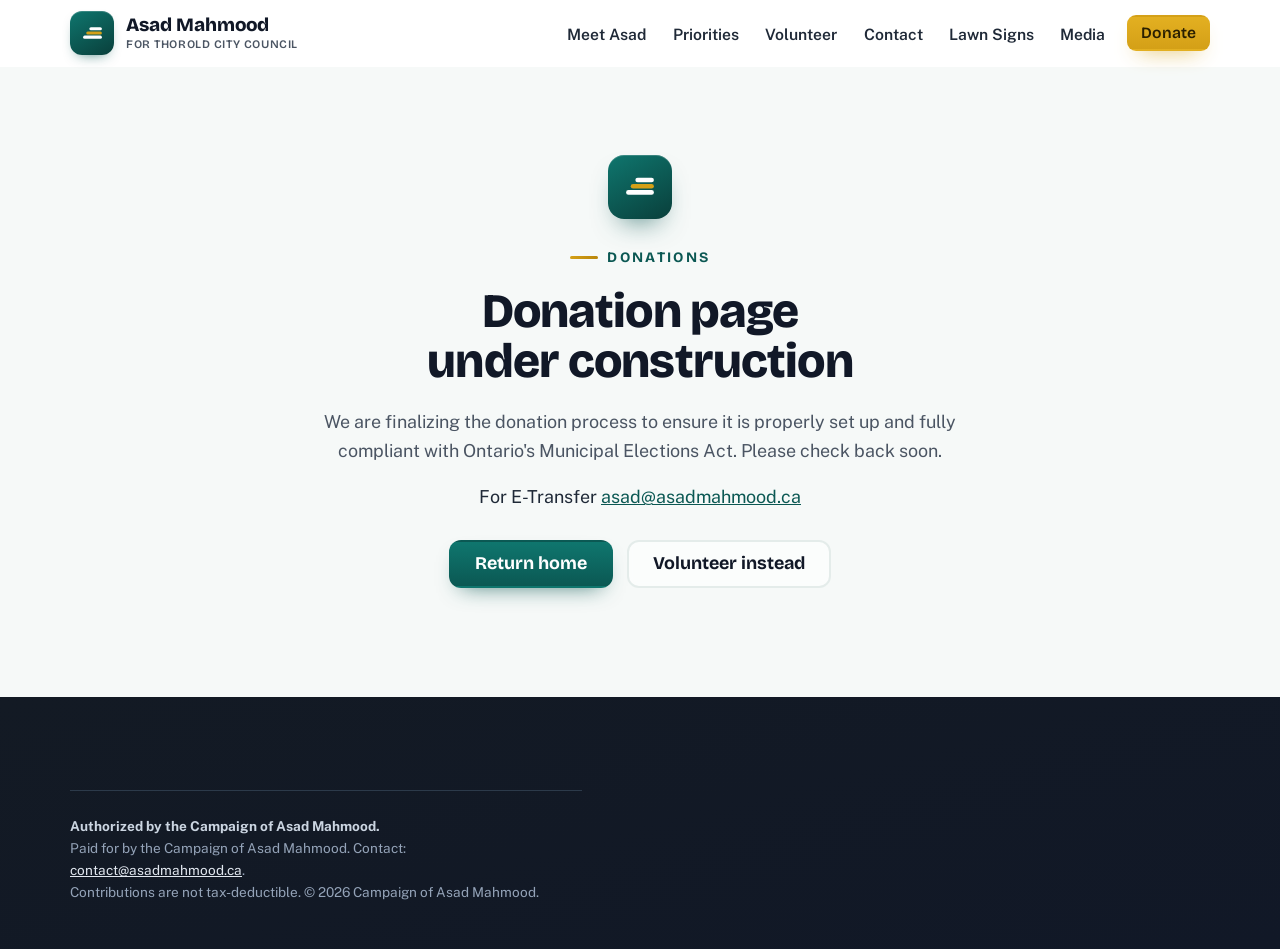
<file: donate.html>
<!DOCTYPE html>
<html lang="en">
<head>
  <meta charset="UTF-8" />
  <meta name="viewport" content="width=device-width, initial-scale=1" />
  <title>Donate — Asad Mahmood for Thorold City Council</title>
  <meta name="description" content="Support Asad Mahmood's campaign for Thorold City Council. Contributions follow Ontario's Municipal Elections Act." />
  <meta name="robots" content="noindex" />
  <link rel="canonical" href="https://www.asadmahmood.ca/donate" />
  <link rel="icon" href="logo small.png" />
  <meta name="theme-color" content="#0B5853" />

  <link rel="preconnect" href="https://fonts.googleapis.com" />
  <link rel="preconnect" href="https://fonts.gstatic.com" crossorigin />
  <link href="https://fonts.googleapis.com/css2?family=Bricolage+Grotesque:opsz,wght@12..96,600;12..96,700;12..96,800&family=Public+Sans:wght@400;500;600;700&display=swap" rel="stylesheet" />
  <link rel="stylesheet" href="css/styles.css" />
</head>

<body>
  <a class="skip-link" href="#main">Skip to main content</a>

  <header class="site-header" id="header">
    <div class="wrap nav">
      <a class="brand" href="index.html" aria-label="Asad Mahmood for Thorold City Council — home">
        <span class="brand__mark" aria-hidden="true">
          <svg width="23" height="23" viewBox="0 0 22 22" fill="none">
            <rect x="2" y="13" width="18" height="3" rx="1.5" fill="#fff"/>
            <rect x="5" y="9" width="15" height="3" rx="1.5" fill="#D4A017"/>
            <rect x="8" y="5" width="12" height="3" rx="1.5" fill="#fff"/>
          </svg>
        </span>
        <span class="brand__name">Asad Mahmood<small>For Thorold City Council</small></span>
      </a>

      <button class="nav__toggle" aria-expanded="false" aria-controls="primary-nav" aria-label="Open menu"><span></span></button>

      <ul class="nav__links" id="primary-nav">
        <li><a href="index.html#meet">Meet Asad</a></li>
        <li><a href="index.html#priorities">Priorities</a></li>
        <li><a href="index.html#volunteer">Volunteer</a></li>
        <li><a href="index.html#contact">Contact</a></li>
        <li><a href="signs.html">Lawn Signs</a></li>
        <li><a href="media.html">Media</a></li>
        <li class="nav__cta"><a class="btn btn--gold" href="donate.html" aria-current="page">Donate</a></li>
      </ul>
    </div>
  </header>

  <main id="main" class="section section--tint centered-page">
    <div class="wrap" style="max-width:720px">
      <span class="page-mark" aria-hidden="true">
        <svg width="34" height="34" viewBox="0 0 22 22" fill="none">
          <rect x="2" y="13" width="18" height="3" rx="1.5" fill="#fff"/>
          <rect x="5" y="9" width="15" height="3" rx="1.5" fill="#D4A017"/>
          <rect x="8" y="5" width="12" height="3" rx="1.5" fill="#fff"/>
        </svg>
      </span>
      <p class="eyebrow">Donations</p>
      <h1 style="font-size:var(--step-3)">Donation page under construction</h1>
      <p style="color:var(--muted)">
        We are finalizing the donation process to ensure it is properly set up and fully
        compliant with Ontario's Municipal Elections Act. Please check back soon.
      </p>
      <p>
        For E-Transfer
        <a href="mailto:asad@asadmahmood.ca">asad@asadmahmood.ca</a>
      </p>
      <p style="margin-top:1.5rem">
        <a class="btn btn--primary" href="index.html">Return home</a>
        <a class="btn btn--ghost" href="index.html#volunteer">Volunteer instead</a>
      </p>
    </div>
  </main>

  <footer class="site-footer">
    <div class="wrap">
      <p class="footer__auth">
        <strong>Authorized by the Campaign of Asad Mahmood.</strong><br>
        Paid for by the Campaign of Asad Mahmood. Contact:
        <a href="mailto:contact@asadmahmood.ca">contact@asadmahmood.ca</a>.<br>
        Contributions are not tax-deductible. © <span id="year">2026</span> Campaign of Asad Mahmood.
      </p>
    </div>
  </footer>

  <script src="js/main.js"></script>

  <!--
    ============================================================
    LIVE DONATION FORM — to turn donations back on (e.g. once
    compliance/payment setup is finalized), replace the <main>
    block above with the markup below, add back <script src="js/donate.js"></script>,
    and remove the noindex meta tag.
    ============================================================

    <main id="main" class="section">
      <div class="wrap" style="max-width:760px">
        <p class="eyebrow">Donate</p>
        <h1 style="font-size:var(--step-3)">Chip in for a stronger Thorold</h1>
        <p style="color:var(--muted)">Local campaigns run on small contributions from neighbours. Every dollar goes toward reaching residents across Thorold.</p>

        <div class="notice" style="margin:1.4rem 0 2rem">
          <strong>Before you give — Ontario's rules under the Municipal Elections Act:</strong>
          <ul style="margin:.6rem 0 0;padding-left:1.1rem;font-size:.93rem;line-height:1.55">
            <li>You may give a maximum of <strong>$1,200</strong> to this candidate, and no more than <strong>$5,000</strong> total to all candidates running for Thorold council.</li>
            <li>Only <strong>individuals who normally live in Ontario</strong> may contribute, using <strong>their own funds</strong>.</li>
            <li><strong>Corporations and trade unions cannot contribute.</strong></li>
            <li>Contributions are <strong>not tax-deductible</strong> and do not qualify for a charitable or political tax receipt.</li>
            <li>The campaign must keep contribution records, including name and address information where required.</li>
          </ul>
        </div>

        <form class="form form-card" id="donate-form" style="max-width:none" novalidate>
          <p class="form__status" id="donate-status" role="alert" aria-live="assertive"></p>

          <fieldset style="border:0;padding:0;margin:0">
            <legend class="field"><span style="font-weight:700">Choose an amount</span></legend>

            <div class="amounts" role="group" aria-label="Suggested amounts" style="margin-top:.5rem">
              <button type="button" class="amount" data-amt="25">$25</button>
              <button type="button" class="amount" data-amt="50">$50</button>
              <button type="button" class="amount" data-amt="100">$100</button>
              <button type="button" class="amount" data-amt="250">$250</button>
            </div>

            <div class="field" style="margin-top:.9rem">
              <label for="amount">Or enter an amount (CAD)</label>
              <input id="amount" name="amount" type="number" min="5" max="1200" step="1" inputmode="numeric" placeholder="Up to $1,200" required />
              <span class="hint">Minimum $5. Maximum $1,200 per contributor to this candidate.</span>
            </div>
          </fieldset>

          <div class="field--row">
            <div class="field">
              <label for="first">First name</label>
              <input id="first" name="firstName" type="text" autocomplete="given-name" required />
            </div>

            <div class="field">
              <label for="last">Last name</label>
              <input id="last" name="lastName" type="text" autocomplete="family-name" required />
            </div>
          </div>

          <div class="field">
            <label for="email">Email <span class="hint">(for campaign correspondence and contribution receipt)</span></label>
            <input id="email" name="email" type="email" autocomplete="email" required />
          </div>

          <div class="field">
            <label for="address">Street address</label>
            <input id="address" name="address" type="text" autocomplete="address-line1" required />
          </div>

          <div class="field--row">
            <div class="field">
              <label for="city">City / Town</label>
              <input id="city" name="city" type="text" autocomplete="address-level2" required />
            </div>

            <div class="field">
              <label for="postal">Postal code</label>
              <input id="postal" name="postal" type="text" autocomplete="postal-code" required />
            </div>
          </div>

          <div class="field">
            <label for="province">Province</label>
            <select id="province" name="province" required>
              <option value="ON">Ontario</option>
              <option value="OTHER">Outside Ontario</option>
            </select>
            <span class="hint">Only Ontario residents may contribute to a municipal campaign.</span>
          </div>

          <fieldset style="border:1px solid var(--line);border-radius:10px;padding:1rem 1.1rem;display:grid;gap:.8rem;margin:0">
            <legend style="font-weight:700;padding:0 .4rem">Please confirm</legend>

            <label class="checkbox">
              <input type="checkbox" id="att-resident" required>
              I am an individual who normally lives in Ontario.
            </label>

            <label class="checkbox">
              <input type="checkbox" id="att-own" required>
              I am contributing with my own funds, not on behalf of anyone else, a corporation, or a union.
            </label>

            <label class="checkbox">
              <input type="checkbox" id="att-limit" required>
              My total contributions to this candidate will not exceed $1,200, and not more than $5,000 to all Thorold council candidates combined.
            </label>

            <label class="checkbox">
              <input type="checkbox" id="att-tax" required>
              I understand this contribution is not tax-deductible.
            </label>
          </fieldset>

          <p class="legal-note" style="font-size:.85rem;color:var(--muted);line-height:1.5;margin:1rem 0;">
            Only individuals who normally reside in Ontario may contribute.
            Maximum contribution: <strong>$1,200</strong> per contributor to this candidate.
            Contributions are not tax deductible.
            Official campaign receipts will be issued in accordance with the Municipal Elections Act, 1996.
          </p>

          <button class="btn btn--gold btn--block" id="donate-submit" type="submit">Continue to secure payment</button>

          <p style="font-size:.82rem;color:var(--muted);margin:0">
            Payments are processed securely by Stripe. The campaign never sees your full card number.
            See our <a href="privacy.html">privacy statement</a>.
          </p>
        </form>
      </div>
    </main>

    ============================================================
  -->
</body>
</html>
</file>
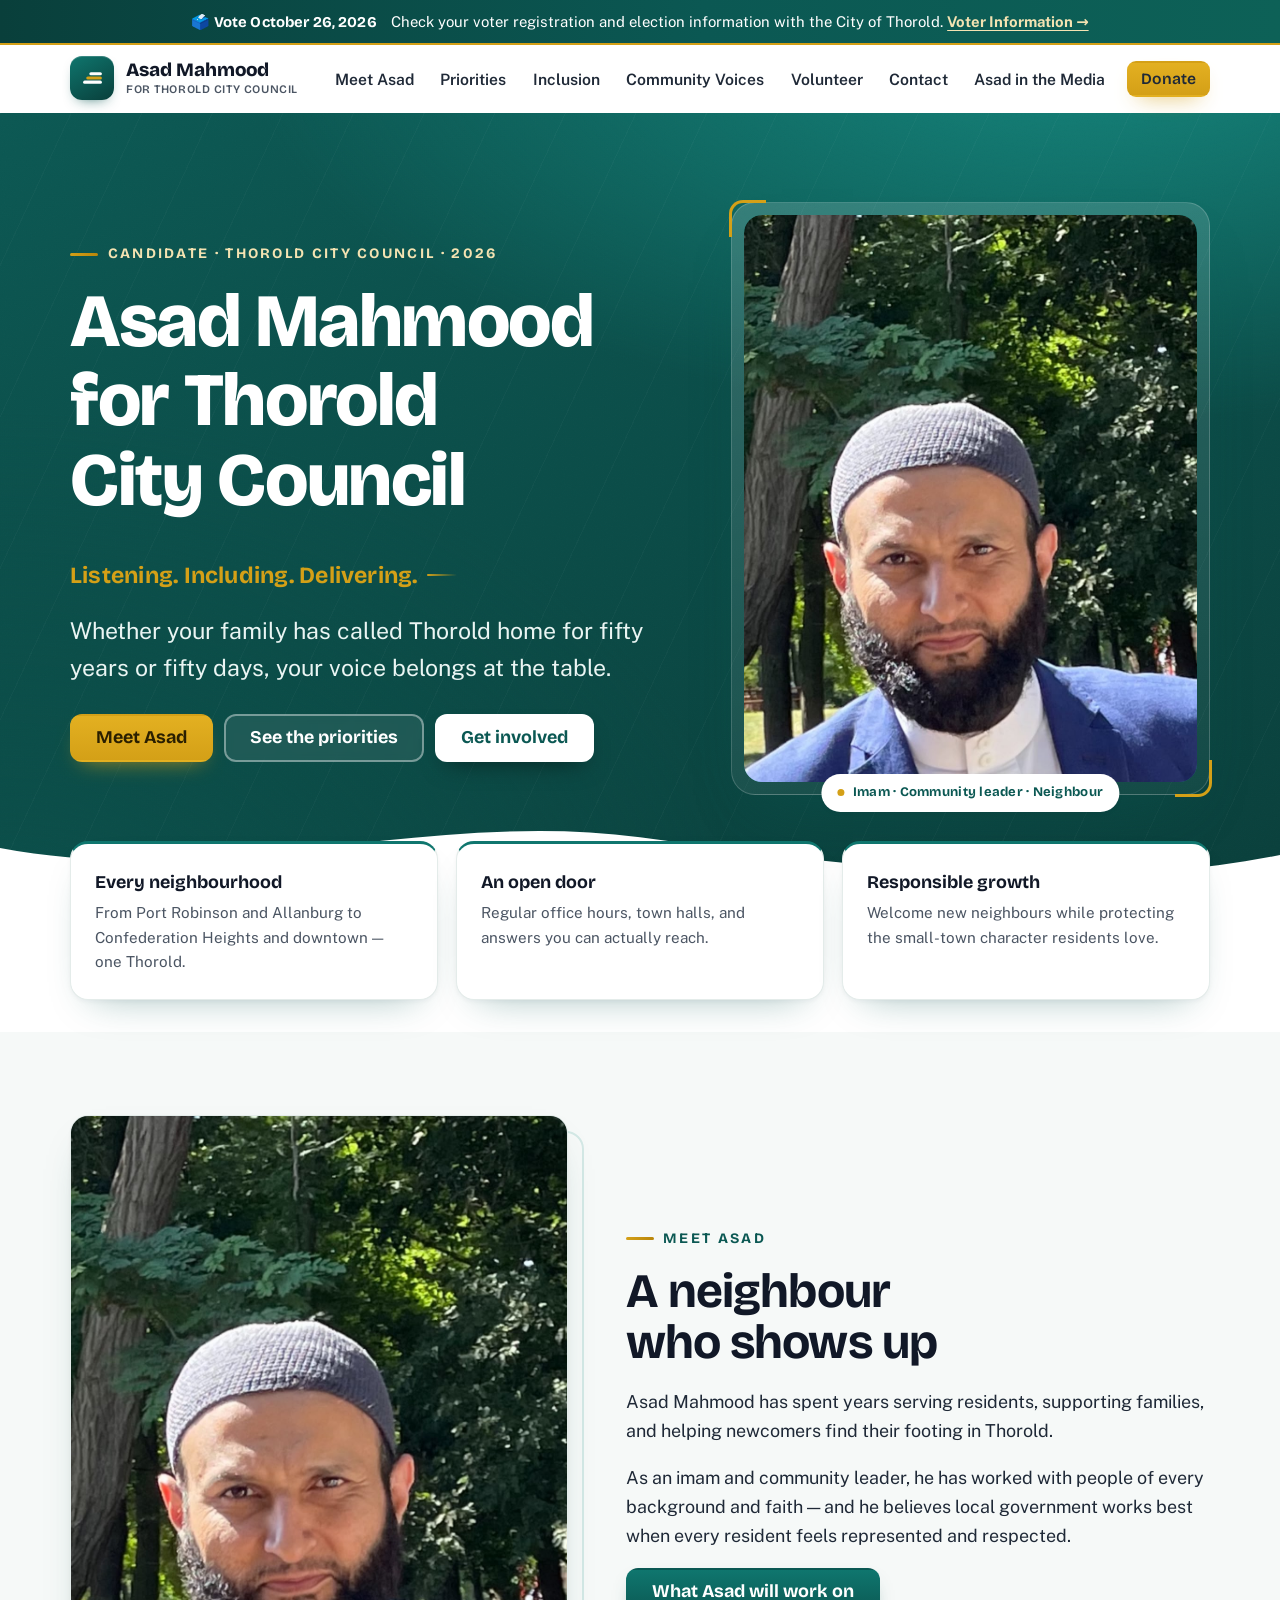
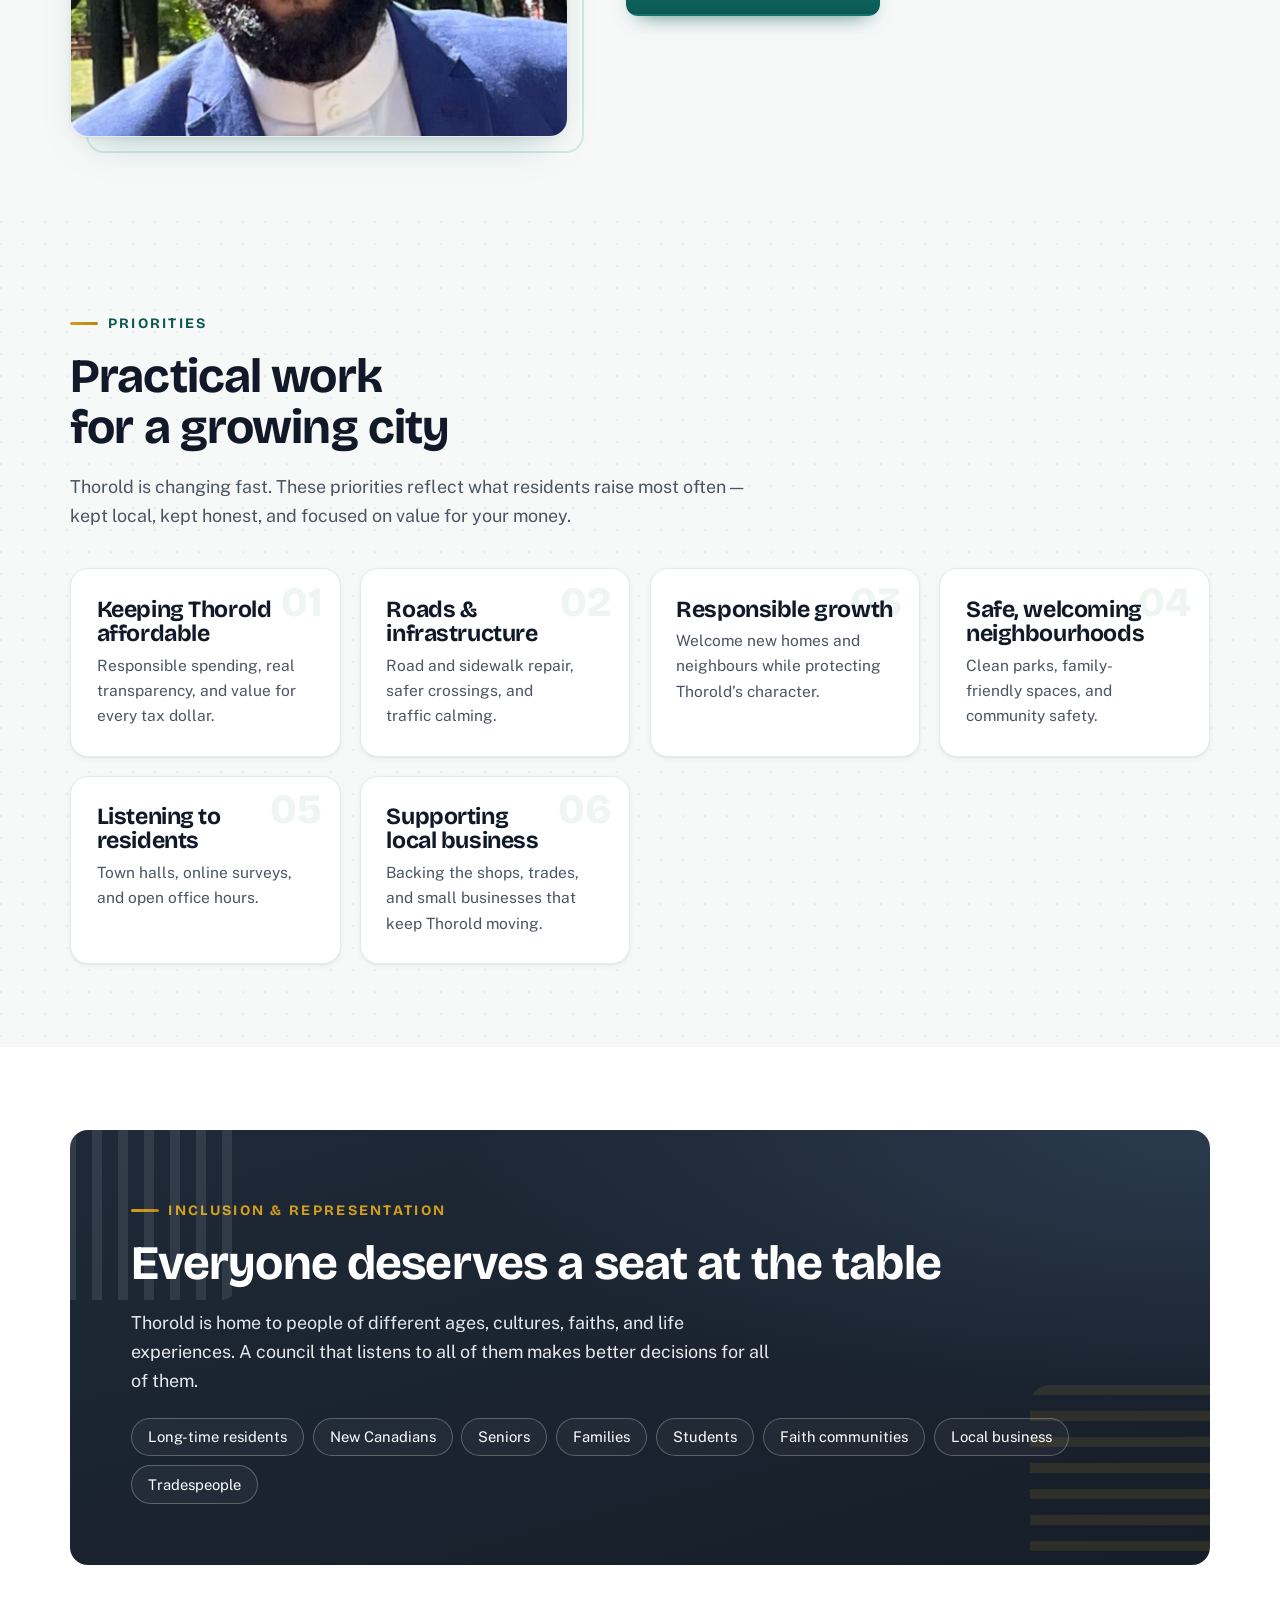
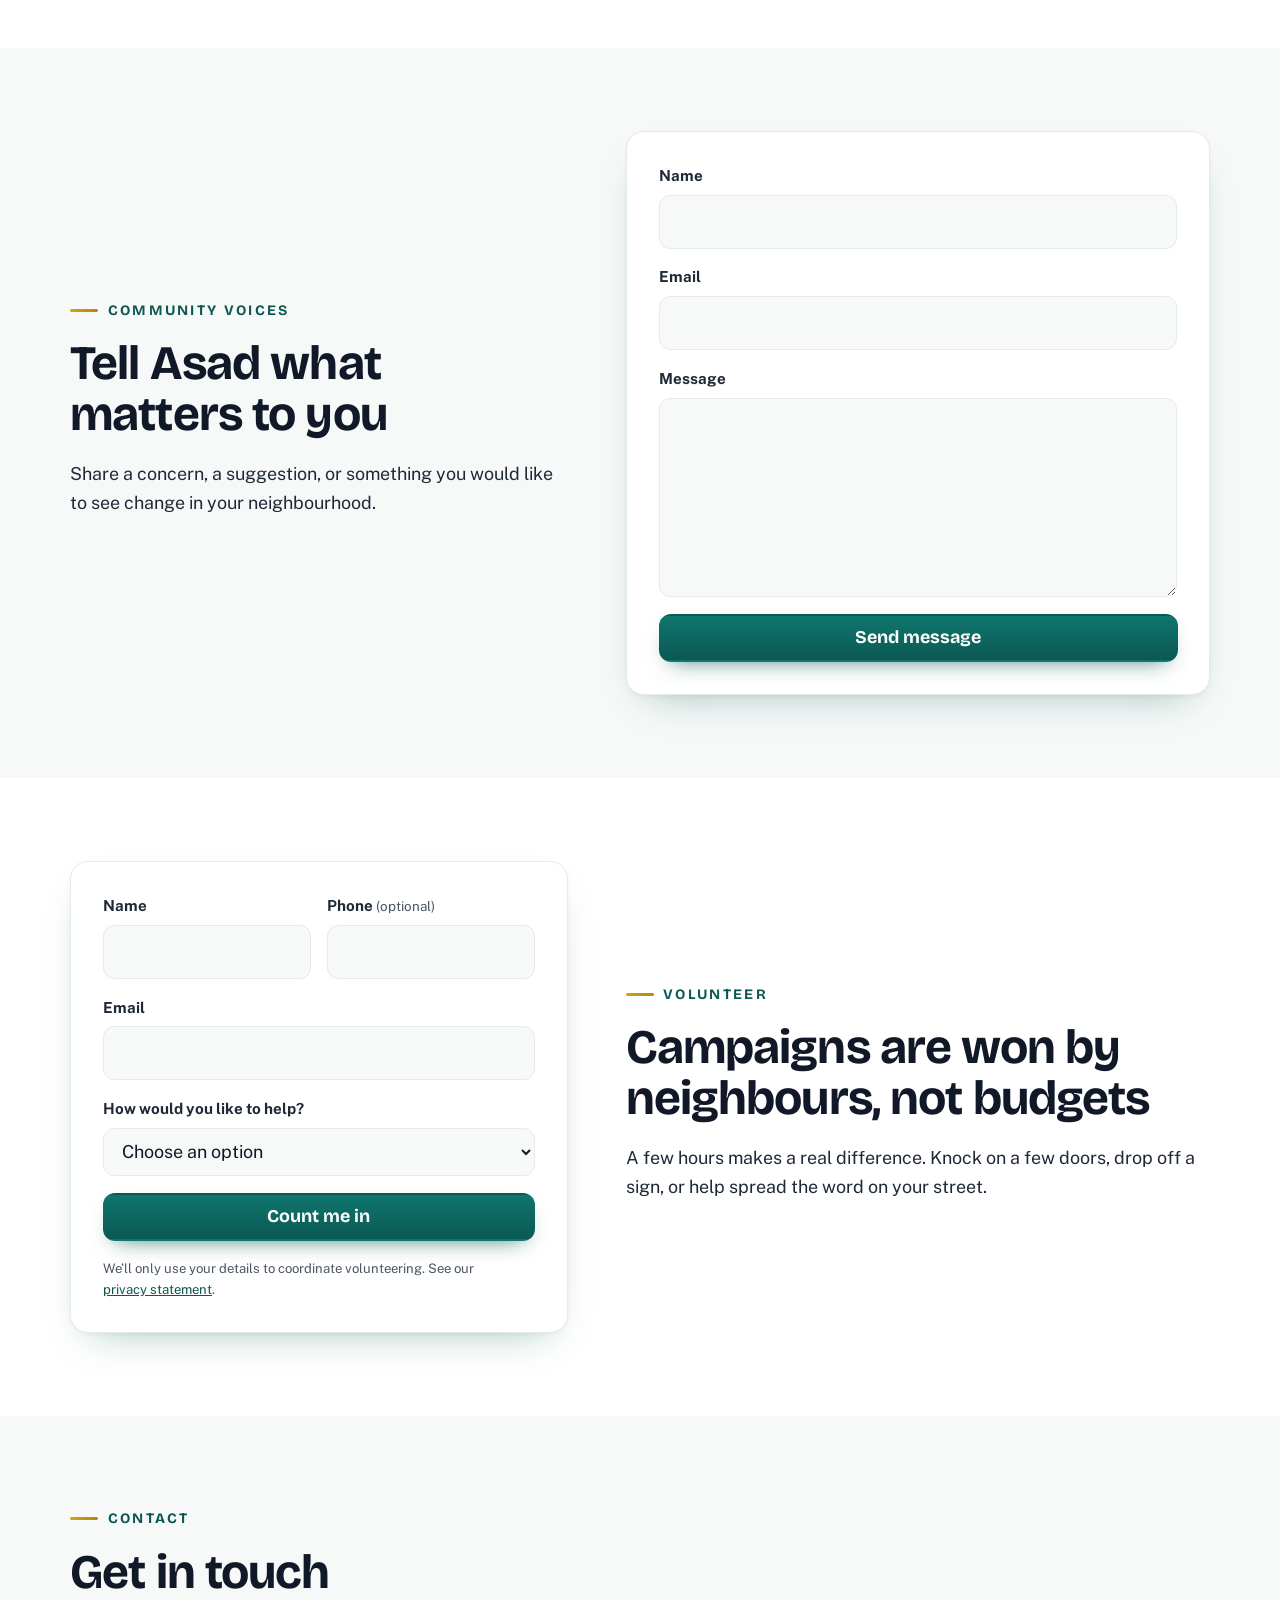
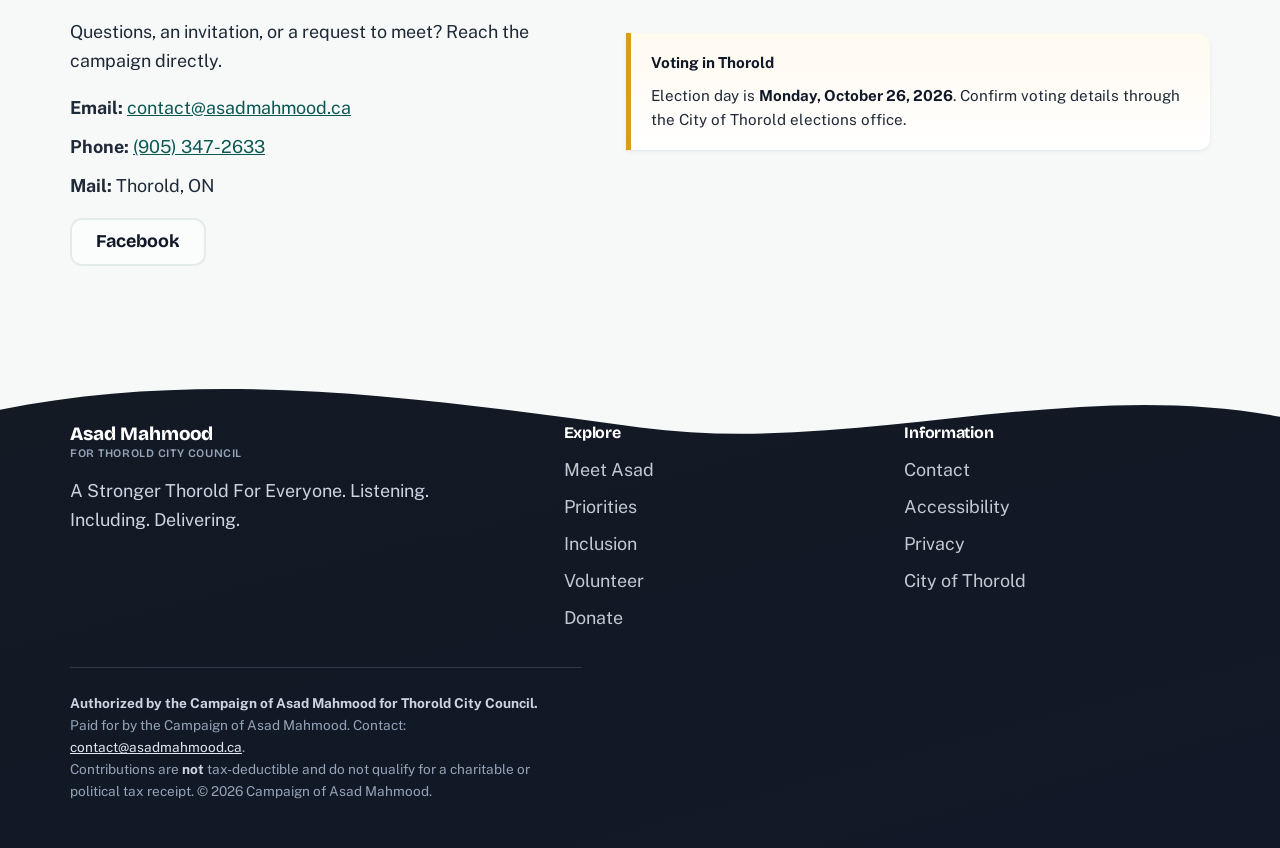
<file: Index_BKUP.html>
<!DOCTYPE html>
<html lang="en">
<head>
  <link rel="canonical" href="https://www.asadmahmood.ca/">
  <link rel="icon" href="logo small.png">
  <!-- =====================================================
       ASAD MAHMOOD FOR THOROLD CITY COUNCIL
       Main campaign homepage
       Last updated: 2026-06-17
       ===================================================== -->

  <meta charset="UTF-8" />
  <meta name="viewport" content="width=device-width, initial-scale=1" />

  <title>Asad Mahmood for Thorold City Council — A Stronger Thorold For Everyone</title>

  <meta name="description" content="Asad Mahmood is running for Thorold City Council. Listening, including, and delivering for every Thorold resident." />
  <meta name="author" content="Campaign of Asad Mahmood" />
  <meta name="robots" content="index, follow" />

  <meta property="og:title" content="Asad Mahmood for Thorold City Council" />
  <meta property="og:description" content="A Stronger Thorold For Everyone. Listening. Including. Delivering." />
  <meta property="og:type" content="website" />
  <meta property="og:locale" content="en_CA" />
  <meta property="og:image" content="https://www.asadmahmood.ca/Asad.jpg" />

  <meta name="theme-color" content="#0B5853" />

  <link rel="preconnect" href="https://fonts.googleapis.com" />
  <link rel="preconnect" href="https://fonts.gstatic.com" crossorigin />
  <link href="https://fonts.googleapis.com/css2?family=Bricolage+Grotesque:opsz,wght@12..96,600;12..96,700;12..96,800&family=Public+Sans:wght@400;500;600;700&display=swap" rel="stylesheet" />
  <link rel="stylesheet" href="css/styles.css" />
  <script type="application/ld+json">
{
  "@context":"https://schema.org",
  "@type":"Person",
  "name":"Asad Mahmood",
  "jobTitle":"Candidate for Thorold City Council",
  "url":"https://www.asadmahmood.ca",
  "image":"https://www.asadmahmood.ca/Asad.jpg",
  "address":{
    "@type":"PostalAddress",
    "addressLocality":"Thorold",
    "addressRegion":"ON",
    "addressCountry":"CA"
  }
}
</script>
</head>

<body>
  <div class="election-banner">
  <div class="wrap">
    <strong>🗳️ Vote October 26, 2026</strong>
    <span>
      Check your voter registration and election information with the City of Thorold.
      <a href="https://www.thorold.ca/en/city-hall/municipal-elections.aspx" target="_blank" rel="noopener">
        Voter Information →
      </a>
    </span>
  </div>
</div>
  <a class="skip-link" href="#main">Skip to main content</a>
  <header class="site-header" id="header">
    <div class="wrap nav">
      <a class="brand" href="index.html" aria-label="Asad Mahmood for Thorold City Council — home">
        
        <span class="brand__mark" aria-hidden="true">
          <svg width="23" height="23" viewBox="0 0 22 22" fill="none">
            <rect x="2" y="13" width="18" height="3" rx="1.5" fill="#fff"/>
            <rect x="5" y="9" width="15" height="3" rx="1.5" fill="#D4A017"/>
            <rect x="8" y="5" width="12" height="3" rx="1.5" fill="#fff"/>
          </svg>
        </span>
        <span class="brand__name">Asad Mahmood<small>For Thorold City Council</small></span>
      </a>

      <button class="nav__toggle" aria-expanded="false" aria-controls="primary-nav" aria-label="Open menu">
        <span></span>
      </button>

      <ul class="nav__links" id="primary-nav">
        <li><a href="#meet">Meet Asad</a></li>
        <li><a href="#priorities">Priorities</a></li>
        <li><a href="#inclusion">Inclusion</a></li>
        <li><a href="#voices">Community Voices</a></li>
        <li><a href="#volunteer">Volunteer</a></li>
        <li><a href="#contact">Contact</a></li>
        <li><a href="media.html">Asad in the Media</a></li></li>
        <li class="nav__cta"><a class="btn btn--gold" href="donate.html">Donate</a></li>
      </ul>
    </div>
  </header>

  <main id="main">
    <section class="hero" aria-label="Introduction">
      <div class="wrap hero__inner">
        <div class="hero__grid">
          <div>
            <p class="eyebrow reveal in" style="color:#F4E3B2">Candidate · Thorold City Council · 2026</p>
            <h1>Asad Mahmood for Thorold City Council</h1>
            <p class="hero__sub reveal in">Listening. Including. Delivering.</p>
            <p class="hero__lede reveal in">Whether your family has called Thorold home for fifty years or fifty days, your voice belongs at the table.</p>

            <div class="hero__cta reveal in">
              <a class="btn btn--gold" href="#meet">Meet Asad</a>
              <a class="btn btn--ghost" href="#priorities">See the priorities</a>
              <a class="btn btn--light" href="#volunteer">Get involved</a>
            </div>
          </div>

          <div class="hero__card reveal in">
            <div class="hero__frame">
              <div class="hero__photo">
                <img src="Asad.jpg" alt="Asad Mahmood" class="hero-img" />
              </div>
              <span class="hero__badge"><i></i>Imam · Community leader · Neighbour</span>
            </div>
          </div>
        </div>
      </div>

      <div class="hero__wave" aria-hidden="true">
        <svg viewBox="0 0 1440 120" preserveAspectRatio="none" xmlns="http://www.w3.org/2000/svg">
          <path d="M0,64 C240,110 480,20 720,52 C960,84 1200,120 1440,72 L1440,120 L0,120 Z" fill="#ffffff"/>
          <path d="M0,80 C240,120 480,44 720,72 C960,100 1200,128 1440,88 L1440,120 L0,120 Z" fill="#ffffff" opacity="0.5"/>
        </svg>
      </div>
    </section>

    <section style="padding:0 0 clamp(1rem,3vw,2rem)">
      <div class="wrap">
        <div class="signals">
          <div class="reveal">
            <strong>Every neighbourhood</strong>
            <p>From Port Robinson and Allanburg to Confederation Heights and downtown — one Thorold.</p>
          </div>
          <div class="reveal">
            <strong>An open door</strong>
            <p>Regular office hours, town halls, and answers you can actually reach.</p>
          </div>
          <div class="reveal">
            <strong>Responsible growth</strong>
            <p>Welcome new neighbours while protecting the small-town character residents love.</p>
          </div>
        </div>
      </div>
    </section>

    <section class="section section--tint" id="meet">
      <div class="wrap split">
        <div class="portrait-frame reveal">
          <div class="portrait">
            <img src="Asad.jpg" alt="Asad Mahmood" class="portrait-img" />
          </div>
        </div>

        <div class="reveal">
          <p class="eyebrow">Meet Asad</p>
          <h2>A neighbour who shows up</h2>
          <p>Asad Mahmood has spent years serving residents, supporting families, and helping newcomers find their footing in Thorold.</p>
          <p>As an imam and community leader, he has worked with people of every background and faith — and he believes local government works best when every resident feels represented and respected.</p>
          <p><a class="btn btn--primary" href="#priorities">What Asad will work on</a></p>
        </div>
      </div>
    </section>

    <section class="section section--pattern" id="priorities">
      <div class="wrap">
        <div class="section-head reveal">
          <p class="eyebrow">Priorities</p>
          <h2>Practical work for a growing city</h2>
          <p style="color:var(--muted)">Thorold is changing fast. These priorities reflect what residents raise most often — kept local, kept honest, and focused on value for your money.</p>
        </div>

        <div class="cards">
          <article class="card reveal"><span class="card__num">01</span><h3>Keeping Thorold affordable</h3><p>Responsible spending, real transparency, and value for every tax dollar.</p></article>
          <article class="card reveal"><span class="card__num">02</span><h3>Roads &amp; infrastructure</h3><p>Road and sidewalk repair, safer crossings, and traffic calming.</p></article>
          <article class="card reveal"><span class="card__num">03</span><h3>Responsible growth</h3><p>Welcome new homes and neighbours while protecting Thorold’s character.</p></article>
          <article class="card reveal"><span class="card__num">04</span><h3>Safe, welcoming neighbourhoods</h3><p>Clean parks, family-friendly spaces, and community safety.</p></article>
          <article class="card reveal"><span class="card__num">05</span><h3>Listening to residents</h3><p>Town halls, online surveys, and open office hours.</p></article>
          <article class="card reveal"><span class="card__num">06</span><h3>Supporting local business</h3><p>Backing the shops, trades, and small businesses that keep Thorold moving.</p></article>
        </div>
      </div>
    </section>

    <section class="section" id="inclusion">
      <div class="wrap">
        <div class="band reveal">
          <p class="eyebrow" style="color:#D4A017">Inclusion &amp; representation</p>
          <h2>Everyone deserves a seat at the table</h2>
          <p style="max-width:60ch">Thorold is home to people of different ages, cultures, faiths, and life experiences. A council that listens to all of them makes better decisions for all of them.</p>
          <div class="pills">
            <span>Long-time residents</span>
            <span>New Canadians</span>
            <span>Seniors</span>
            <span>Families</span>
            <span>Students</span>
            <span>Faith communities</span>
            <span>Local business</span>
            <span>Tradespeople</span>
          </div>
        </div>
      </div>
    </section>

    <section class="section section--tint" id="voices">
      <div class="wrap split">
        <div class="reveal">
          <p class="eyebrow">Community Voices</p>
          <h2>Tell Asad what matters to you</h2>
          <p>Share a concern, a suggestion, or something you would like to see change in your neighbourhood.</p>
        </div>

        <form class="form form-card reveal" action="https://formsubmit.co/contact@asadmahmood.ca" method="POST">
          <input type="hidden" name="_subject" value="Community Voices Submission">
          <input type="hidden" name="_captcha" value="false">
          <input type="hidden" name="_template" value="table">
          <input type="hidden" name="_next" value="https://asadmahmood.ca/message-success.html">

          <div class="field">
            <label for="voice-name">Name</label>
            <input id="voice-name" name="name" type="text" autocomplete="name" required>
          </div>

          <div class="field">
            <label for="voice-email">Email</label>
            <input id="voice-email" name="email" type="email" autocomplete="email" required>
          </div>

          <div class="field">
            <label for="voice-message">Message</label>
            <textarea id="voice-message" name="message" rows="6" required></textarea>
          </div>

          <button class="btn btn--primary btn--block" type="submit">Send message</button>
        </form>
      </div>
    </section>

    <section class="section" id="volunteer">
      <div class="wrap split">
        <form class="form form-card reveal" action="https://formsubmit.co/contact@asadmahmood.ca" method="POST">
          <input type="hidden" name="_subject" value="Volunteer Signup">
          <input type="hidden" name="_captcha" value="false">
          <input type="hidden" name="_template" value="table">
          <input type="hidden" name="_next" value="https://asadmahmood.ca/volunteer-success.html">

          <div class="field--row">
            <div class="field">
              <label for="vol-name">Name</label>
              <input id="vol-name" name="name" type="text" autocomplete="name" required>
            </div>

            <div class="field">
              <label for="vol-phone">Phone <span class="hint">(optional)</span></label>
              <input id="vol-phone" name="phone" type="tel" autocomplete="tel">
            </div>
          </div>

          <div class="field">
            <label for="vol-email">Email</label>
            <input id="vol-email" name="email" type="email" autocomplete="email" required>
          </div>

          <div class="field">
            <label for="vol-interest">How would you like to help?</label>
            <select id="vol-interest" name="interest">
              <option value="">Choose an option</option>
              <option>Knock on doors with the team</option>
              <option>Deliver lawn signs</option>
              <option>Make phone calls</option>
              <option>Help at events</option>
              <option>Host a meet-and-greet</option>
              <option>Wherever I’m needed</option>
            </select>
          </div>

          <button class="btn btn--primary btn--block" type="submit">Count me in</button>
          <p style="font-size:.82rem;color:var(--muted);margin:0">We’ll only use your details to coordinate volunteering. See our <a href="privacy.html">privacy statement</a>.</p>
        </form>

        <div class="reveal">
          <p class="eyebrow">Volunteer</p>
          <h2>Campaigns are won by neighbours, not budgets</h2>
          <p>A few hours makes a real difference. Knock on a few doors, drop off a sign, or help spread the word on your street.</p>
        </div>
      </div>
    </section>


    <section class="section section--tint" id="contact">
      <div class="wrap split">
        <div class="reveal">
          <p class="eyebrow">Contact</p>
          <h2>Get in touch</h2>
          <p>Questions, an invitation, or a request to meet? Reach the campaign directly.</p>

          <ul style="list-style:none;padding:0;display:grid;gap:.65rem">
            <li><strong>Email:</strong> <a href="mailto:contact@asadmahmood.ca">contact@asadmahmood.ca</a></li>
            <li><strong>Phone:</strong> <a href="tel:+19053472633">(905) 347-2633</a></li>
            <li><strong>Mail:</strong> Thorold, ON</li>
          </ul>

          <p style="margin-top:1.1rem">
            <a class="btn btn--ghost" href="https://www.facebook.com/mian.asad.79/" rel="noopener">Facebook</a>
          </p>
        </div>

        <div class="notice reveal">
          <strong>Voting in Thorold</strong>
          <p style="margin:.5rem 0 0">Election day is <strong>Monday, October 26, 2026</strong>. Confirm voting details through the City of Thorold elections office.</p>
        </div>
      </div>
    </section>
  </main>

  <footer class="site-footer">
    <div class="wave-top" aria-hidden="true">
      <svg viewBox="0 0 1440 120" preserveAspectRatio="none" xmlns="http://www.w3.org/2000/svg">
        <path d="M0,64 C240,110 480,20 720,52 C960,84 1200,120 1440,72 L1440,120 L0,120 Z" fill="#F6F9F8"/>
      </svg>
    </div>

    <div class="wrap">
      <div class="footer__grid">
        <div>
          <a class="brand" href="index.html" style="color:#fff">
            <span class="brand__name" style="color:#fff">Asad Mahmood<small style="color:#94a3b8">For Thorold City Council</small></span>
          </a>
          <p style="margin-top:1rem;max-width:38ch">A Stronger Thorold For Everyone. Listening. Including. Delivering.</p>
        </div>

        <div>
          <h4>Explore</h4>
          <ul>
            <li><a href="#meet">Meet Asad</a></li>
            <li><a href="#priorities">Priorities</a></li>
            <li><a href="#inclusion">Inclusion</a></li>
            <li><a href="#volunteer">Volunteer</a></li>
            <li><a href="donate.html">Donate</a></li>
          </ul>
        </div>

        <div>
          <h4>Information</h4>
          <ul>
            <li><a href="#contact">Contact</a></li>
            <li><a href="accessibility.html">Accessibility</a></li>
            <li><a href="privacy.html">Privacy</a></li>
            <li><a href="https://www.thorold.ca" rel="noopener">City of Thorold</a></li>
          </ul>
        </div>
      </div>

      <p class="footer__auth">
        <strong>Authorized by the Campaign of Asad Mahmood for Thorold City Council.</strong><br>
        Paid for by the Campaign of Asad Mahmood. Contact:
        <a href="mailto:contact@asadmahmood.ca">contact@asadmahmood.ca</a>.<br>
        Contributions are <strong>not</strong> tax-deductible and do not qualify for a charitable or political tax receipt.
        © <span id="year">2026</span> Campaign of Asad Mahmood.
      </p>
    </div>
  </footer>

  <script src="js/main.js"></script>

</body>
</html>
</file>
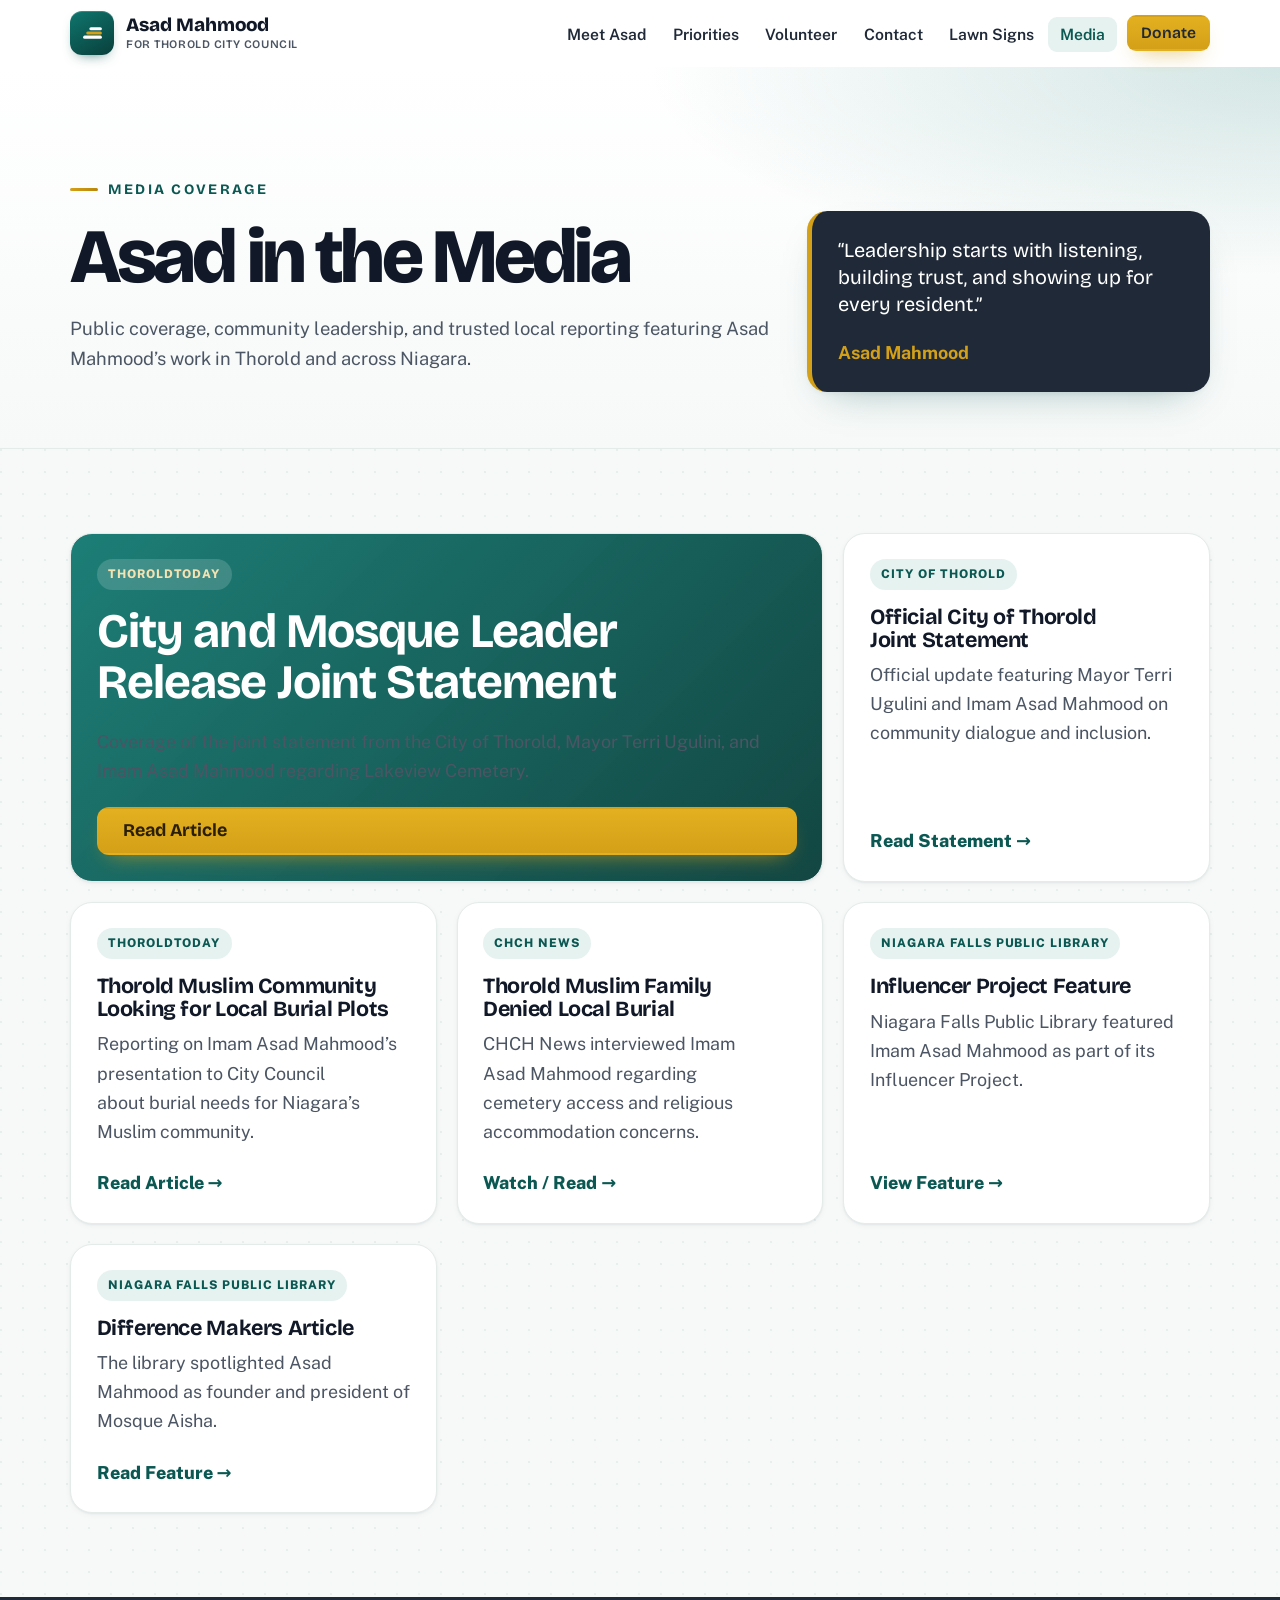
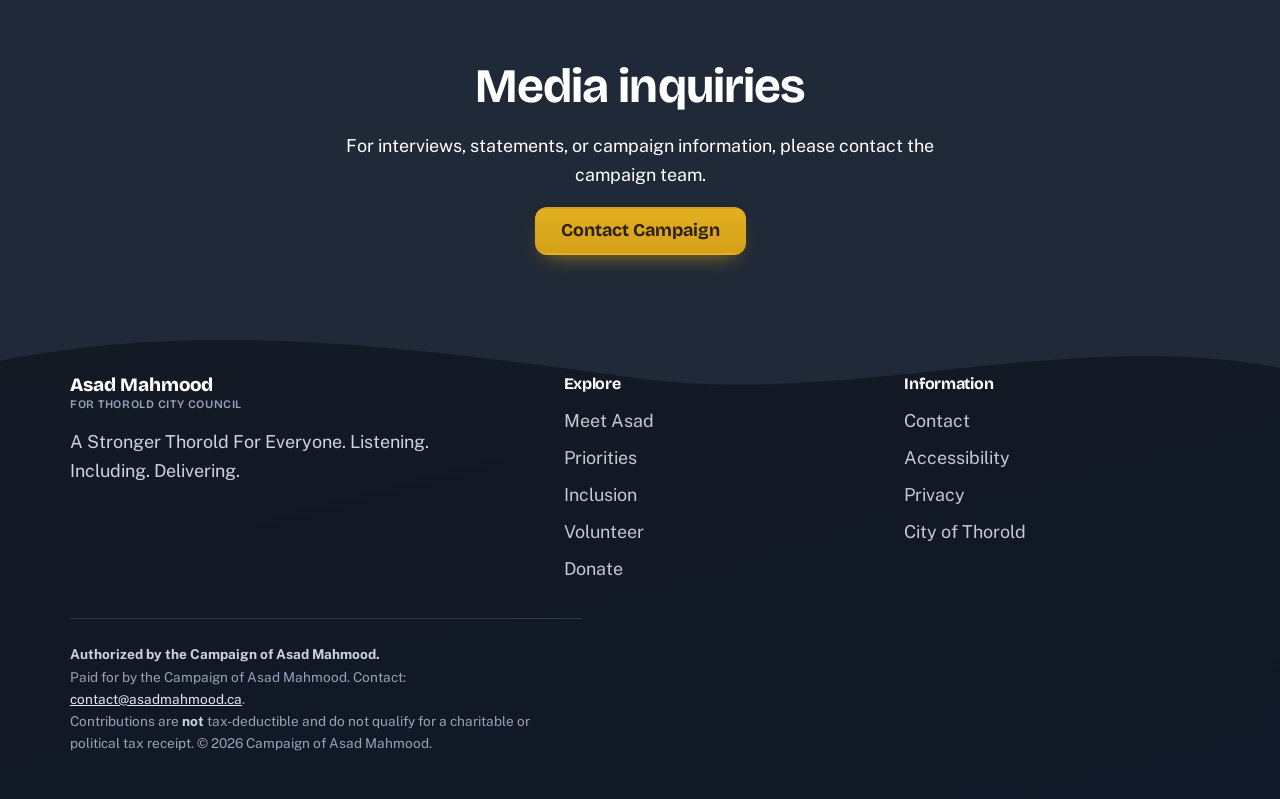
<file: media.html>
<!DOCTYPE html>
<html lang="en">
<head>
  <meta charset="UTF-8" />
  <meta name="viewport" content="width=device-width, initial-scale=1" />

  <title>Asad in the Media — Asad Mahmood for Thorold City Council</title>

  <meta name="description" content="News coverage and community features about Asad Mahmood, candidate for Thorold City Council — from ThoroldToday, CHCH News, the City of Thorold, and more." />
  <meta name="author" content="Campaign of Asad Mahmood" />
  <meta name="robots" content="index, follow" />

  <link rel="canonical" href="https://www.asadmahmood.ca/media" />
  <link rel="icon" href="logo small.png" />

  <meta property="og:title" content="Asad Mahmood in the Media" />
  <meta property="og:description" content="Public coverage and community leadership featuring Asad Mahmood's work in Thorold and across Niagara." />
  <meta property="og:type" content="website" />
  <meta property="og:url" content="https://www.asadmahmood.ca/media.html" />
  <meta property="og:locale" content="en_CA" />
  <meta property="og:image" content="https://www.asadmahmood.ca/Asad.jpg" />
  <meta name="twitter:card" content="summary_large_image" />

  <meta name="theme-color" content="#0B5853" />

  <link rel="preconnect" href="https://fonts.googleapis.com" />
  <link rel="preconnect" href="https://fonts.gstatic.com" crossorigin />
  <link href="https://fonts.googleapis.com/css2?family=Bricolage+Grotesque:opsz,wght@12..96,600;12..96,700;12..96,800&family=Public+Sans:wght@400;500;600;700&display=swap" rel="stylesheet" />
  <link rel="stylesheet" href="css/styles.css" />
</head>

<body>
  <a class="skip-link" href="#main">Skip to main content</a>

  <header class="site-header" id="header">
    <div class="wrap nav">
      <a class="brand" href="index.html" aria-label="Asad Mahmood for Thorold City Council — home">
        <span class="brand__mark" aria-hidden="true">
          <svg width="23" height="23" viewBox="0 0 22 22" fill="none">
            <rect x="2" y="13" width="18" height="3" rx="1.5" fill="#fff"/>
            <rect x="5" y="9" width="15" height="3" rx="1.5" fill="#D4A017"/>
            <rect x="8" y="5" width="12" height="3" rx="1.5" fill="#fff"/>
          </svg>
        </span>
        <span class="brand__name">Asad Mahmood<small>For Thorold City Council</small></span>
      </a>

      <button class="nav__toggle" aria-expanded="false" aria-controls="primary-nav" aria-label="Open menu">
        <span></span>
      </button>

      <ul class="nav__links" id="primary-nav">
      <li><a href="index.html#meet">Meet Asad</a></li>
        <li><a href="index.html#priorities">Priorities</a></li>
        <li><a href="index.html#volunteer">Volunteer</a></li>
        <li><a href="index.html#contact">Contact</a></li>
        <li><a href="signs.html">Lawn Signs</a></li>
        <li><a href="media.html" aria-current="page">Media</a></li>
        <li class="nav__cta"><a class="btn btn--gold" href="donate.html">Donate</a></li>
      </ul>
    </div>
  </header>

  <main id="main">
    <section class="media-hero">
      <div class="wrap media-hero__grid">
        <div class="reveal in">
          <span class="eyebrow">Media Coverage</span>
          <h1>Asad in the Media</h1>
          <p>
            Public coverage, community leadership, and trusted local reporting featuring
            Asad Mahmood’s work in Thorold and across Niagara.
          </p>
        </div>

        <div class="media-quote reveal in">
          <p>
            “Leadership starts with listening, building trust, and showing up for every resident.”
          </p>
          <strong>Asad Mahmood</strong>
        </div>
      </div>
    </section>

    <section class="section section--pattern">
      <div class="wrap">
        <div class="media-grid">

          <article class="media-card media-card--featured reveal">
            <div class="media-source">ThoroldToday</div>
            <h2>City and Mosque Leader Release Joint Statement</h2>
            <p>
              Coverage of the joint statement from the City of Thorold, Mayor Terri Ugulini,
              and Imam Asad Mahmood regarding Lakeview Cemetery.
            </p>
            <a class="btn btn--gold" href="https://www.thoroldtoday.ca/local-news/city-and-mosque-leader-release-joint-statement-on-controversial-burial-issue-11616131" target="_blank" rel="noopener">Read Article</a>
          </article>

          <article class="media-card reveal" data-d="1">
            <div class="media-source">City of Thorold</div>
            <h3>Official City of Thorold Joint Statement</h3>
            <p>
              Official update featuring Mayor Terri Ugulini and Imam Asad Mahmood on community dialogue and inclusion.
            </p>
            <a href="https://www.thorold.ca/news/posts/update-joint-statement-from-mayor-terri-ugulini-and-imam-asad-mahmood-re-lakeview-cemetery/" target="_blank" rel="noopener">Read Statement →</a>
          </article>

          <article class="media-card reveal">
            <div class="media-source">ThoroldToday</div>
            <h3>Thorold Muslim Community Looking for Local Burial Plots</h3>
            <p>
              Reporting on Imam Asad Mahmood’s presentation to City Council about burial needs for Niagara’s Muslim community.
            </p>
            <a href="https://www.thoroldtoday.ca/local-news/thorold-muslim-community-looking-for-local-burial-plots-6628772" target="_blank" rel="noopener">Read Article →</a>
          </article>

          <article class="media-card reveal" data-d="1">
            <div class="media-source">CHCH News</div>
            <h3>Thorold Muslim Family Denied Local Burial</h3>
            <p>
              CHCH News interviewed Imam Asad Mahmood regarding cemetery access and religious accommodation concerns.
            </p>
            <a href="https://www.chch.com/chch-news/thorold-muslim-family-denied-local-burial-for-daughter-says-city-hall-wont-accommodate-religious-practice/" target="_blank" rel="noopener">Watch / Read →</a>
          </article>

          <article class="media-card reveal" data-d="2">
            <div class="media-source">Niagara Falls Public Library</div>
            <h3>Influencer Project Feature</h3>
            <p>
              Niagara Falls Public Library featured Imam Asad Mahmood as part of its Influencer Project.
            </p>
            <a href="https://nflibrary.ca/influencers/imam-asad-mahmood" target="_blank" rel="noopener">View Feature →</a>
          </article>

          <article class="media-card reveal" data-d="3">
            <div class="media-source">Niagara Falls Public Library</div>
            <h3>Difference Makers Article</h3>
            <p>
              The library spotlighted Asad Mahmood as founder and president of Mosque Aisha.
            </p>
            <a href="https://nflibrary.ca/articles/niagara-falls-library-s-influencer-project-shines-a-light-on-difference-makers" target="_blank" rel="noopener">Read Feature →</a>
          </article>

        </div>
      </div>
    </section>

    <section class="media-cta">
      <div class="wrap">
        <h2>Media inquiries</h2>
        <p>For interviews, statements, or campaign information, please contact the campaign team.</p>
        <a class="btn btn--gold" href="index.html#contact">Contact Campaign</a>
      </div>
    </section>
  </main>

  <footer class="site-footer">
    <div class="wave-top" aria-hidden="true">
      <svg viewBox="0 0 1440 120" preserveAspectRatio="none" xmlns="http://www.w3.org/2000/svg">
        <path d="M0,64 C240,110 480,20 720,52 C960,84 1200,120 1440,72 L1440,120 L0,120 Z" fill="#1F2937"/>
      </svg>
    </div>

    <div class="wrap">
      <div class="footer__grid">
        <div>
          <a class="brand" href="index.html" style="color:#fff">
            <span class="brand__name" style="color:#fff">Asad Mahmood<small style="color:#94a3b8">For Thorold City Council</small></span>
          </a>
          <p style="margin-top:1rem;max-width:38ch">A Stronger Thorold For Everyone. Listening. Including. Delivering.</p>
        </div>

        <div>
          <h4>Explore</h4>
          <ul>
            <li><a href="index.html#meet">Meet Asad</a></li>
            <li><a href="index.html#priorities">Priorities</a></li>
            <li><a href="index.html#inclusion">Inclusion</a></li>
            <li><a href="index.html#volunteer">Volunteer</a></li>
            <li><a href="donate.html">Donate</a></li>
          </ul>
        </div>

        <div>
          <h4>Information</h4>
          <ul>
            <li><a href="index.html#contact">Contact</a></li>
            <li><a href="accessibility.html">Accessibility</a></li>
            <li><a href="privacy.html">Privacy</a></li>
            <li><a href="https://www.thorold.ca" rel="noopener">City of Thorold</a></li>
          </ul>
        </div>
      </div>

      <p class="footer__auth">
        <strong>Authorized by the Campaign of Asad Mahmood.</strong><br>
        Paid for by the Campaign of Asad Mahmood. Contact:
        <a href="mailto:contact@asadmahmood.ca">contact@asadmahmood.ca</a>.<br>
        Contributions are <strong>not</strong> tax-deductible and do not qualify for a charitable or political tax receipt.
        © <span id="year">2026</span> Campaign of Asad Mahmood.
      </p>
    </div>
  </footer>

  <script src="js/main.js"></script>
</body>
</html>
</file>
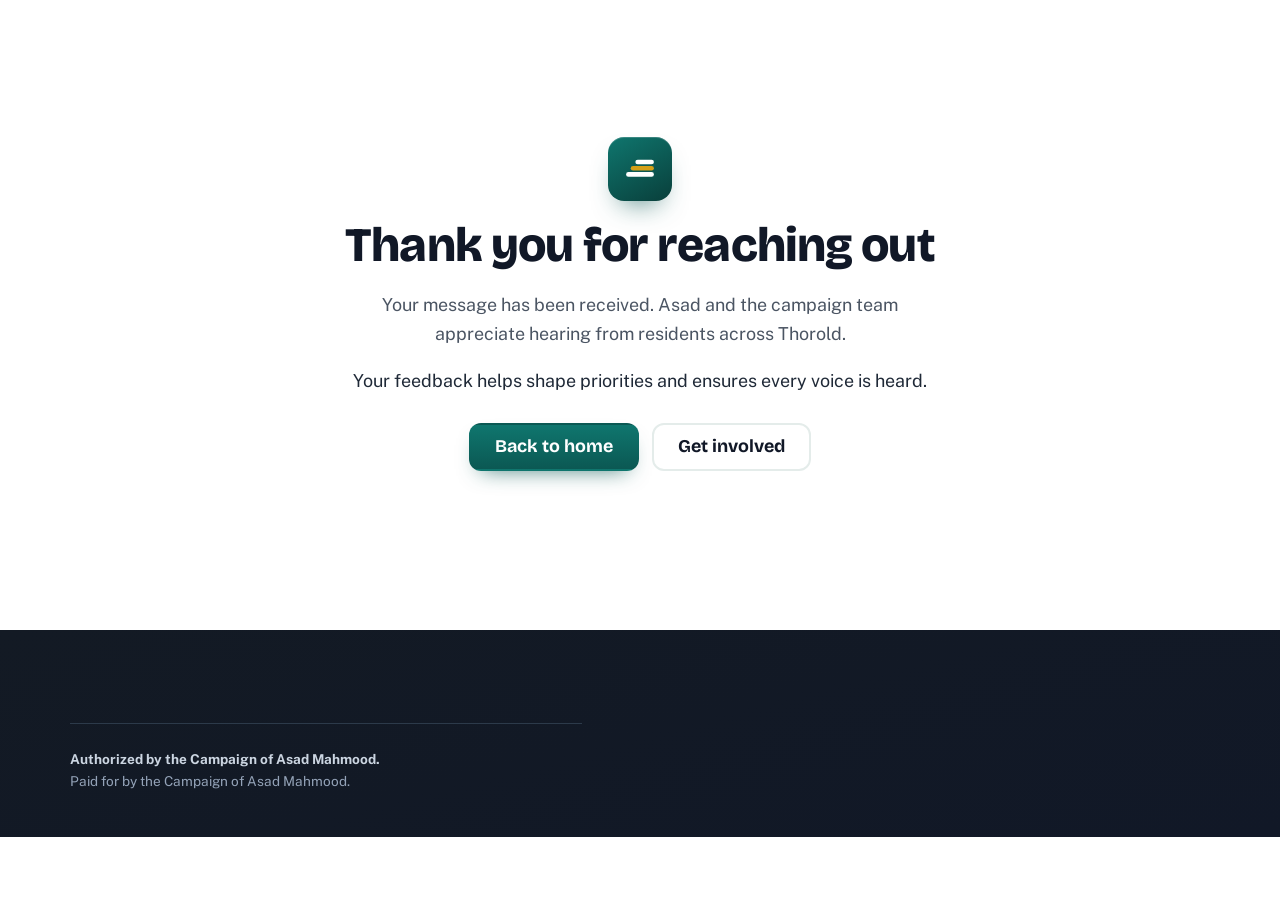
<file: message-success.html>
<!DOCTYPE html>
<html lang="en">
<head>
  <meta charset="UTF-8" />
  <meta name="viewport" content="width=device-width, initial-scale=1" />
  <title>Message Received — Asad Mahmood for Thorold</title>
  <meta name="robots" content="noindex" />
  <link rel="icon" href="logo small.png" />
  <meta name="theme-color" content="#0B5853" />
  <link rel="preconnect" href="https://fonts.googleapis.com" />
  <link rel="preconnect" href="https://fonts.gstatic.com" crossorigin />
  <link href="https://fonts.googleapis.com/css2?family=Bricolage+Grotesque:opsz,wght@12..96,700;12..96,800&family=Public+Sans:wght@400;600;700&display=swap" rel="stylesheet" />
  <link rel="stylesheet" href="css/styles.css" />
</head>
<body>
  <main id="main" class="section centered-page">
    <div class="wrap" style="max-width:600px">
      <span class="page-mark" aria-hidden="true">
        <svg width="34" height="34" viewBox="0 0 22 22" fill="none">
          <rect x="2" y="13" width="18" height="3" rx="1.5" fill="#fff"/>
          <rect x="5" y="9" width="15" height="3" rx="1.5" fill="#D4A017"/>
          <rect x="8" y="5" width="12" height="3" rx="1.5" fill="#fff"/>
        </svg>
      </span>
      <h1 style="font-size:var(--step-3)">Thank you for reaching out</h1>
      <p style="color:var(--muted)">Your message has been received. Asad and the campaign team appreciate hearing from residents across Thorold.</p>
      <p>Your feedback helps shape priorities and ensures every voice is heard.</p>
      <p style="margin-top:1.5rem">
        <a class="btn btn--primary" href="index.html">Back to home</a>
        <a class="btn btn--ghost" href="index.html#volunteer">Get involved</a>
      </p>
    </div>
  </main>

  <footer class="site-footer">
    <div class="wrap">
      <p class="footer__auth">
        <strong>Authorized by the Campaign of Asad Mahmood.</strong><br>
        Paid for by the Campaign of Asad Mahmood.
      </p>
    </div>
  </footer>
</body>
</html>
</file>
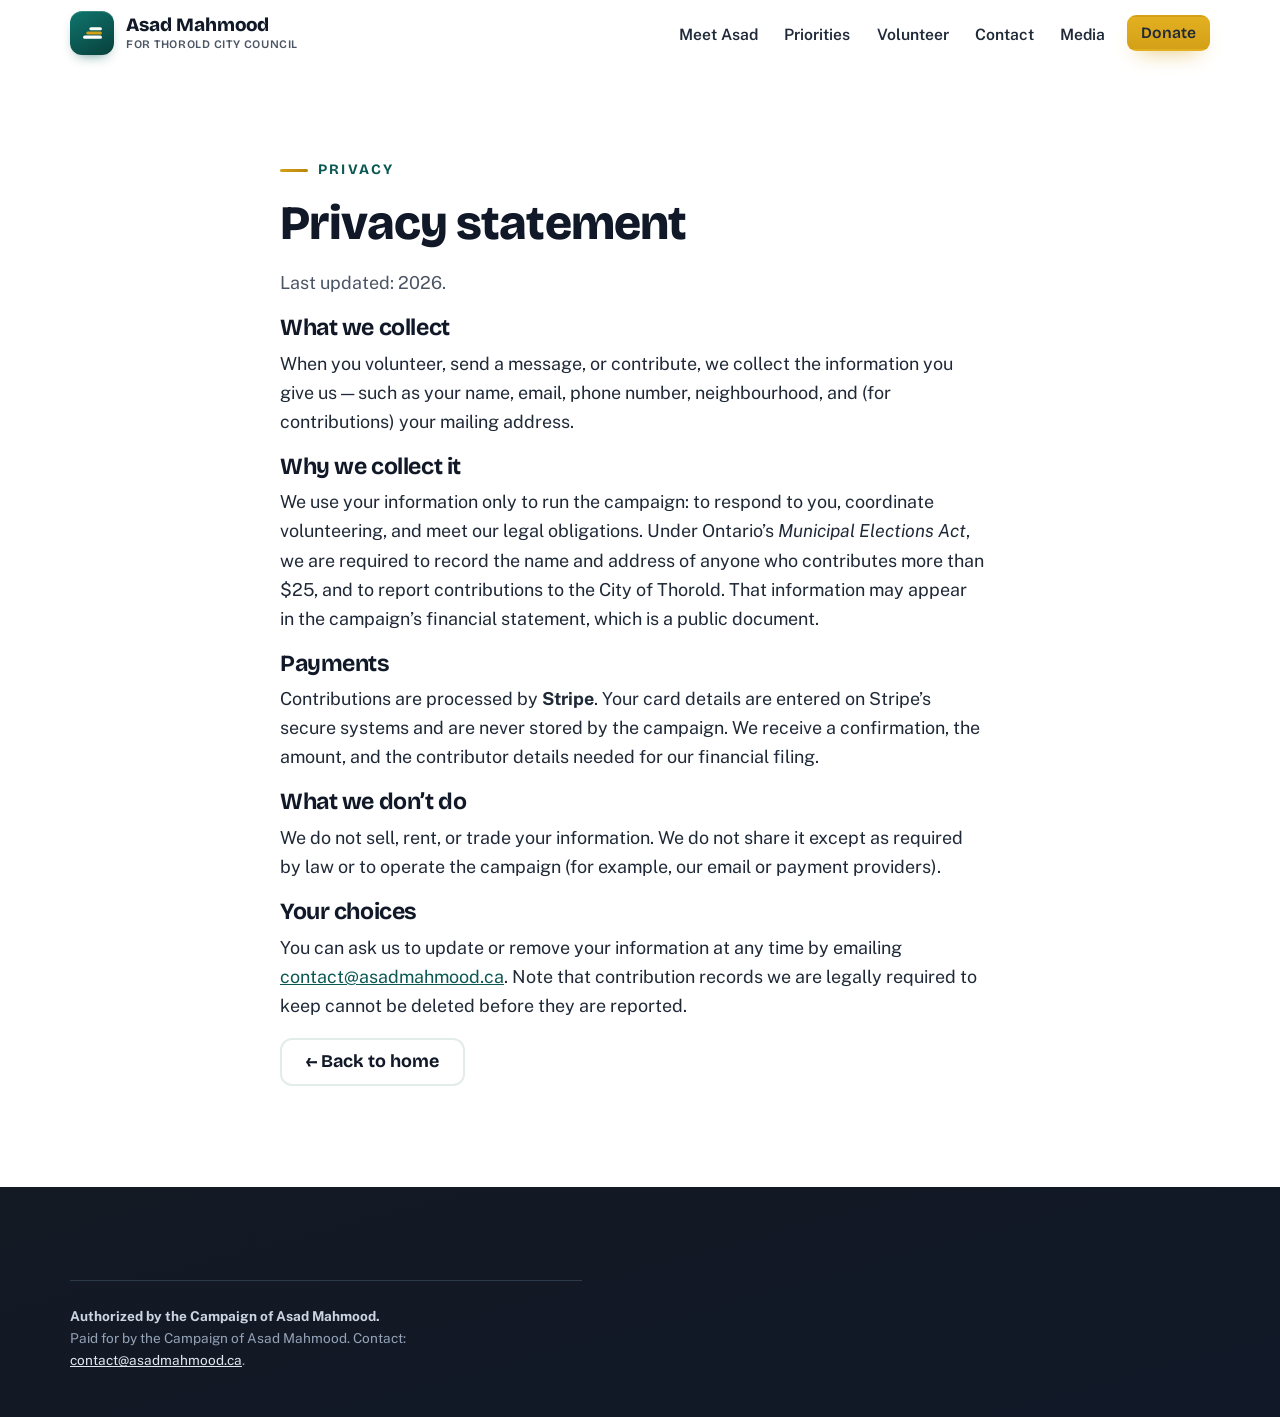
<file: privacy.html>
<!DOCTYPE html>
<html lang="en">
<head>
  <meta charset="UTF-8" />
  <meta name="viewport" content="width=device-width, initial-scale=1" />
  <title>Privacy — Asad Mahmood for Thorold City Council</title>
  <meta name="description" content="How the Campaign of Asad Mahmood collects, uses, and protects your personal information." />
  <link rel="canonical" href="https://www.asadmahmood.ca/privacy" />
  <link rel="icon" href="logo small.png" />
  <meta name="theme-color" content="#0B5853" />
  <link rel="preconnect" href="https://fonts.googleapis.com" />
  <link rel="preconnect" href="https://fonts.gstatic.com" crossorigin />
  <link href="https://fonts.googleapis.com/css2?family=Bricolage+Grotesque:opsz,wght@12..96,700;12..96,800&family=Public+Sans:wght@400;600;700&display=swap" rel="stylesheet" />
  <link rel="stylesheet" href="css/styles.css" />
</head>
<body>
  <a class="skip-link" href="#main">Skip to main content</a>

  <header class="site-header" id="header">
    <div class="wrap nav">
      <a class="brand" href="index.html" aria-label="Asad Mahmood for Thorold City Council — home">
        <span class="brand__mark" aria-hidden="true">
          <svg width="23" height="23" viewBox="0 0 22 22" fill="none">
            <rect x="2" y="13" width="18" height="3" rx="1.5" fill="#fff"/>
            <rect x="5" y="9" width="15" height="3" rx="1.5" fill="#D4A017"/>
            <rect x="8" y="5" width="12" height="3" rx="1.5" fill="#fff"/>
          </svg>
        </span>
        <span class="brand__name">Asad Mahmood<small>For Thorold City Council</small></span>
      </a>

      <button class="nav__toggle" aria-expanded="false" aria-controls="primary-nav" aria-label="Open menu">
        <span></span>
      </button>

      <ul class="nav__links" id="primary-nav">
        <li><a href="index.html#meet">Meet Asad</a></li>
        <li><a href="index.html#priorities">Priorities</a></li>
        <li><a href="index.html#volunteer">Volunteer</a></li>
        <li><a href="index.html#contact">Contact</a></li>
        <li><a href="media.html">Media</a></li>
        <li class="nav__cta"><a class="btn btn--gold" href="donate.html">Donate</a></li>
      </ul>
    </div>
  </header>

  <main id="main" class="section">
    <div class="wrap" style="max-width:720px">
      <p class="eyebrow">Privacy</p>
      <h1 style="font-size:var(--step-3)">Privacy statement</h1>
      <p style="color:var(--muted)">Last updated: <span id="year">2026</span>.</p>

      <h3>What we collect</h3>
      <p>When you volunteer, send a message, or contribute, we collect the information you give us — such as your name, email, phone number, neighbourhood, and (for contributions) your mailing address.</p>

      <h3>Why we collect it</h3>
      <p>We use your information only to run the campaign: to respond to you, coordinate volunteering, and meet our legal obligations. Under Ontario’s <em>Municipal Elections Act</em>, we are required to record the name and address of anyone who contributes more than $25, and to report contributions to the City of Thorold. That information may appear in the campaign’s financial statement, which is a public document.</p>

      <h3>Payments</h3>
      <p>Contributions are processed by <strong>Stripe</strong>. Your card details are entered on Stripe’s secure systems and are never stored by the campaign. We receive a confirmation, the amount, and the contributor details needed for our financial filing.</p>

      <h3>What we don’t do</h3>
      <p>We do not sell, rent, or trade your information. We do not share it except as required by law or to operate the campaign (for example, our email or payment providers).</p>

      <h3>Your choices</h3>
      <p>You can ask us to update or remove your information at any time by emailing <a href="mailto:contact@asadmahmood.ca">contact@asadmahmood.ca</a>. Note that contribution records we are legally required to keep cannot be deleted before they are reported.</p>

      <p><a class="btn btn--ghost" href="index.html">← Back to home</a></p>
    </div>
  </main>

  <footer class="site-footer">
    <div class="wrap">
      <p class="footer__auth">
        <strong>Authorized by the Campaign of Asad Mahmood.</strong><br>
        Paid for by the Campaign of Asad Mahmood. Contact: <a href="mailto:contact@asadmahmood.ca">contact@asadmahmood.ca</a>.
      </p>
    </div>
  </footer>
  <script src="js/main.js"></script>
</body>
</html>
</file>
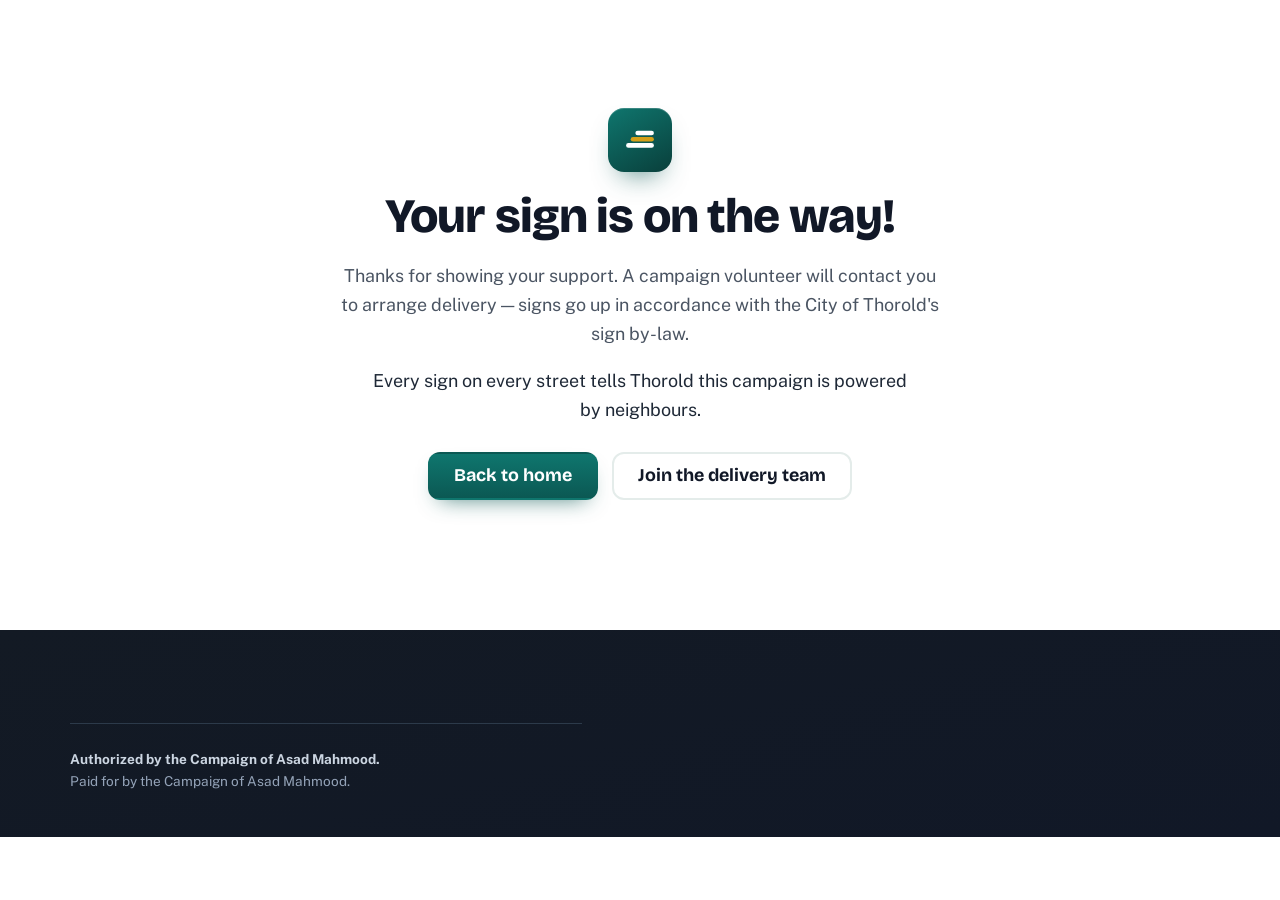
<file: signs-success.html>
<!DOCTYPE html>
<html lang="en">
<head>
  <meta charset="UTF-8" />
  <meta name="viewport" content="width=device-width, initial-scale=1" />
  <title>Sign Request Received — Asad Mahmood for Thorold</title>
  <meta name="robots" content="noindex" />
  <link rel="icon" href="logo small.png" />
  <meta name="theme-color" content="#0B5853" />
  <link rel="preconnect" href="https://fonts.googleapis.com" />
  <link rel="preconnect" href="https://fonts.gstatic.com" crossorigin />
  <link href="https://fonts.googleapis.com/css2?family=Bricolage+Grotesque:opsz,wght@12..96,700;12..96,800&family=Public+Sans:wght@400;600;700&display=swap" rel="stylesheet" />
  <link rel="stylesheet" href="css/styles.css" />
</head>
<body>
  <main id="main" class="section centered-page">
    <div class="wrap" style="max-width:600px">
      <span class="page-mark" aria-hidden="true">
        <svg width="34" height="34" viewBox="0 0 22 22" fill="none">
          <rect x="2" y="13" width="18" height="3" rx="1.5" fill="#fff"/>
          <rect x="5" y="9" width="15" height="3" rx="1.5" fill="#D4A017"/>
          <rect x="8" y="5" width="12" height="3" rx="1.5" fill="#fff"/>
        </svg>
      </span>
      <h1 style="font-size:var(--step-3)">Your sign is on the way!</h1>
      <p style="color:var(--muted)">Thanks for showing your support. A campaign volunteer will contact you to arrange delivery — signs go up in accordance with the City of Thorold's sign by-law.</p>
      <p>Every sign on every street tells Thorold this campaign is powered by neighbours.</p>
      <p style="margin-top:1.5rem">
        <a class="btn btn--primary" href="index.html">Back to home</a>
        <a class="btn btn--ghost" href="index.html#volunteer">Join the delivery team</a>
      </p>
    </div>
  </main>
  <footer class="site-footer">
    <div class="wrap">
      <p class="footer__auth">
        <strong>Authorized by the Campaign of Asad Mahmood.</strong><br>
        Paid for by the Campaign of Asad Mahmood.
      </p>
    </div>
  </footer>
</body>
</html>
</file>
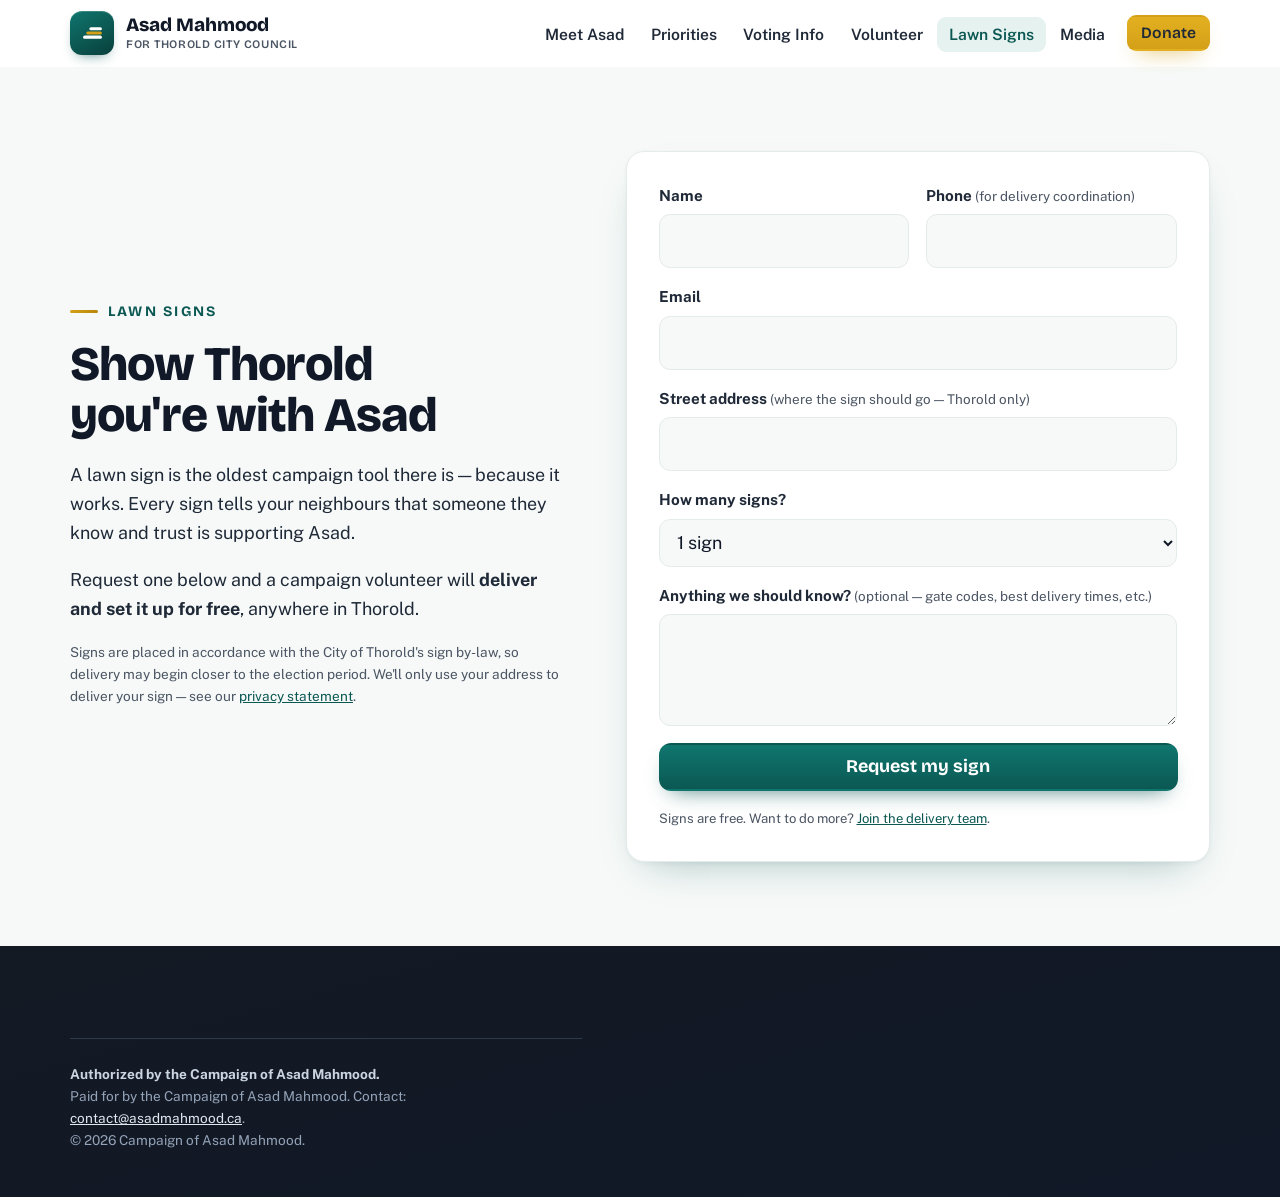
<file: signs.html>
<!DOCTYPE html>
<html lang="en">
<head>
  <meta charset="UTF-8" />
  <meta name="viewport" content="width=device-width, initial-scale=1" />

  <title>Request a Lawn Sign — Asad Mahmood for Thorold City Council</title>
  <meta name="description" content="Show your support — request a free Asad Mahmood lawn sign and we'll deliver it to your Thorold home." />
  <meta name="author" content="Campaign of Asad Mahmood" />

  <link rel="canonical" href="https://www.asadmahmood.ca/signs.html" />
  <link rel="icon" href="logo small.png" />
  <meta name="theme-color" content="#0B5853" />

  <link rel="preconnect" href="https://fonts.googleapis.com" />
  <link rel="preconnect" href="https://fonts.gstatic.com" crossorigin />
  <link href="https://fonts.googleapis.com/css2?family=Bricolage+Grotesque:opsz,wght@12..96,600;12..96,700;12..96,800&family=Public+Sans:wght@400;500;600;700&display=swap" rel="stylesheet" />
  <link rel="stylesheet" href="css/styles.css" />
</head>

<body>
  <a class="skip-link" href="#main">Skip to main content</a>

  <header class="site-header" id="header">
    <div class="wrap nav">
      <a class="brand" href="index.html" aria-label="Asad Mahmood for Thorold City Council — home">
        <span class="brand__mark" aria-hidden="true">
          <svg width="23" height="23" viewBox="0 0 22 22" fill="none">
            <rect x="2" y="13" width="18" height="3" rx="1.5" fill="#fff"/>
            <rect x="5" y="9" width="15" height="3" rx="1.5" fill="#D4A017"/>
            <rect x="8" y="5" width="12" height="3" rx="1.5" fill="#fff"/>
          </svg>
        </span>
        <span class="brand__name">Asad Mahmood<small>For Thorold City Council</small></span>
      </a>

      <button class="nav__toggle" aria-expanded="false" aria-controls="primary-nav" aria-label="Open menu"><span></span></button>

      <ul class="nav__links" id="primary-nav">
        <li><a href="index.html#meet">Meet Asad</a></li>
        <li><a href="index.html#priorities">Priorities</a></li>
        <li><a href="election.html">Voting Info</a></li>
        <li><a href="index.html#volunteer">Volunteer</a></li>
        <li><a href="signs.html" aria-current="page">Lawn Signs</a></li>
        <li><a href="media.html">Media</a></li>
        <li class="nav__cta"><a class="btn btn--gold" href="donate.html">Donate</a></li>
      </ul>
    </div>
  </header>

  <main id="main" class="section section--tint">
    <div class="wrap split">
      <div class="reveal in">
        <p class="eyebrow">Lawn Signs</p>
        <h1 style="font-size:var(--step-3)">Show Thorold you're with Asad</h1>
        <p>A lawn sign is the oldest campaign tool there is — because it works. Every sign tells your neighbours that someone they know and trust is supporting Asad.</p>
        <p>Request one below and a campaign volunteer will <strong>deliver and set it up for free</strong>, anywhere in Thorold.</p>
        <p style="font-size:.85rem;color:var(--muted)">Signs are placed in accordance with the City of Thorold's sign by-law, so delivery may begin closer to the election period. We'll only use your address to deliver your sign — see our <a href="privacy.html">privacy statement</a>.</p>
      </div>

      <form class="form form-card reveal in" action="https://formsubmit.co/bac79ea26482ec7a575e814f5ad3d939" method="POST">
        <input type="hidden" name="_subject" value="Lawn Sign Request">
        <input type="hidden" name="_autoresponse" value="Thank you for requesting a lawn sign in support of Asad Mahmood for Thorold City Council! We've received your request and a campaign volunteer will contact you to arrange free delivery. Signs are placed in accordance with the City of Thorold's sign by-law, so delivery may begin closer to the election period. Questions in the meantime? Just reply to this email or write to contact@asadmahmood.ca. — The Campaign of Asad Mahmood (Authorized by the Campaign of Asad Mahmood for Thorold City Council)">
        <input type="hidden" name="_captcha" value="false">
        <input type="hidden" name="_template" value="table">
        <input type="hidden" name="_next" value="https://asadmahmood.ca/signs-success.html">
        <input type="text" name="_honey" style="display:none" tabindex="-1" autocomplete="off" aria-hidden="true">

        <div class="field--row">
          <div class="field">
            <label for="sign-name">Name</label>
            <input id="sign-name" name="name" type="text" autocomplete="name" required>
          </div>

          <div class="field">
            <label for="sign-phone">Phone <span class="hint">(for delivery coordination)</span></label>
            <input id="sign-phone" name="phone" type="tel" autocomplete="tel" required>
          </div>
        </div>

        <div class="field">
          <label for="sign-email">Email</label>
          <input id="sign-email" name="email" type="email" autocomplete="email" required>
        </div>

        <div class="field">
          <label for="sign-address">Street address <span class="hint">(where the sign should go — Thorold only)</span></label>
          <input id="sign-address" name="address" type="text" autocomplete="street-address" required>
        </div>

        <div class="field">
          <label for="sign-qty">How many signs?</label>
          <select id="sign-qty" name="quantity">
            <option>1 sign</option>
            <option>2 signs</option>
            <option>I have a great high-traffic spot — let's talk</option>
          </select>
        </div>

        <div class="field">
          <label for="sign-notes">Anything we should know? <span class="hint">(optional — gate codes, best delivery times, etc.)</span></label>
          <textarea id="sign-notes" name="delivery_notes" rows="3"></textarea>
        </div>

        <button class="btn btn--primary btn--block" type="submit">Request my sign</button>
        <p style="font-size:.82rem;color:var(--muted);margin:0">Signs are free. Want to do more? <a href="index.html#volunteer">Join the delivery team</a>.</p>
      </form>
    </div>
  </main>

  <footer class="site-footer">
    <div class="wrap">
      <p class="footer__auth">
        <strong>Authorized by the Campaign of Asad Mahmood.</strong><br>
        Paid for by the Campaign of Asad Mahmood. Contact:
        <a href="mailto:contact@asadmahmood.ca">contact@asadmahmood.ca</a>.<br>
        © <span id="year">2026</span> Campaign of Asad Mahmood.
      </p>
    </div>
  </footer>

  <script src="js/main.js?v=2"></script>
</body>
</html>
</file>
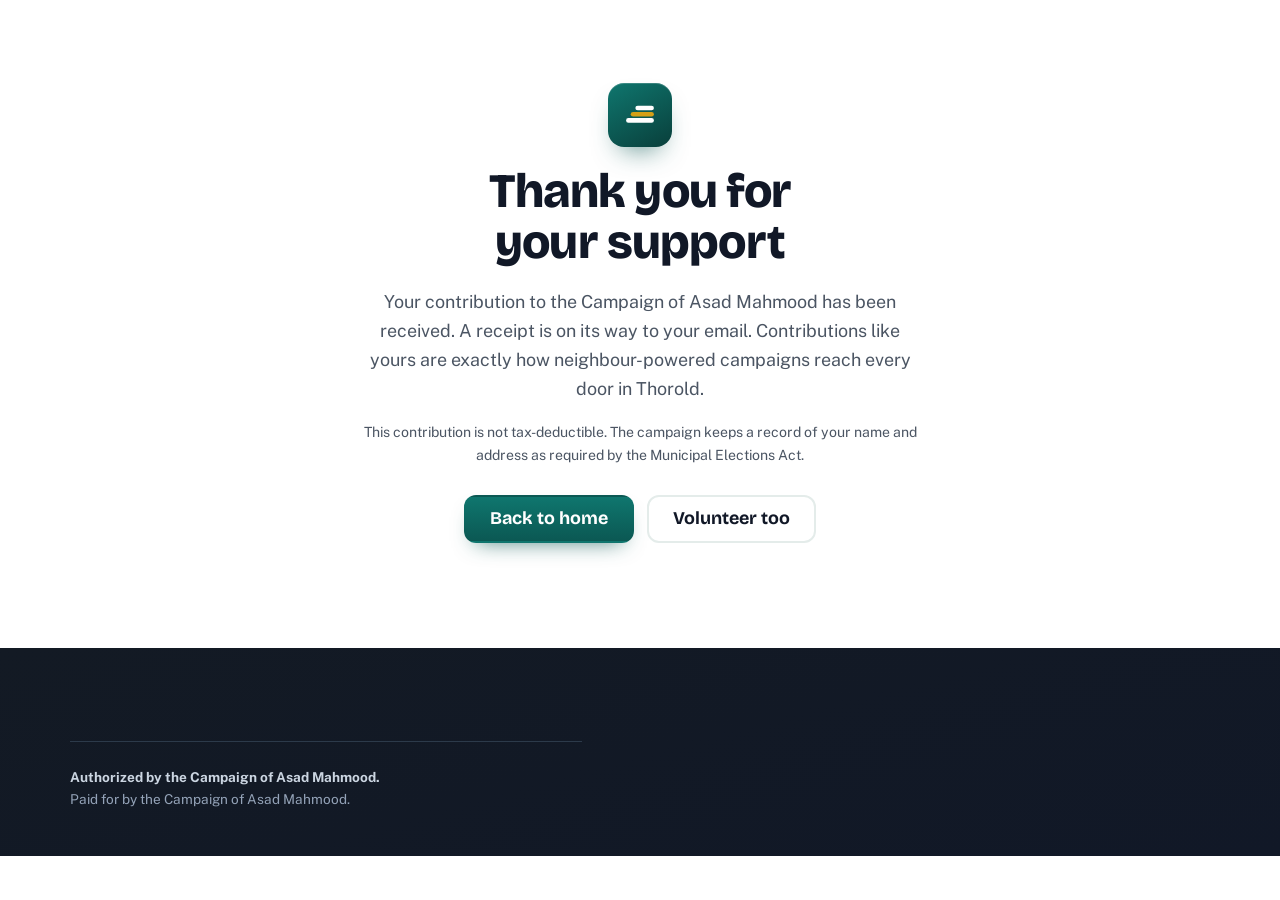
<file: success.html>
<!DOCTYPE html>
<html lang="en">
<head>
  <meta charset="UTF-8" />
  <meta name="viewport" content="width=device-width, initial-scale=1" />
  <title>Thank you — Asad Mahmood for Thorold City Council</title>
  <meta name="robots" content="noindex" />
  <link rel="icon" href="logo small.png" />
  <meta name="theme-color" content="#0B5853" />
  <link rel="preconnect" href="https://fonts.googleapis.com" />
  <link rel="preconnect" href="https://fonts.gstatic.com" crossorigin />
  <link href="https://fonts.googleapis.com/css2?family=Bricolage+Grotesque:opsz,wght@12..96,700;12..96,800&family=Public+Sans:wght@400;600;700&display=swap" rel="stylesheet" />
  <link rel="stylesheet" href="css/styles.css" />
</head>
<body>
  <main id="main" class="section centered-page">
    <div class="wrap" style="max-width:560px">
      <span class="page-mark" aria-hidden="true">
        <svg width="34" height="34" viewBox="0 0 22 22" fill="none">
          <rect x="2" y="13" width="18" height="3" rx="1.5" fill="#fff"/>
          <rect x="5" y="9" width="15" height="3" rx="1.5" fill="#D4A017"/>
          <rect x="8" y="5" width="12" height="3" rx="1.5" fill="#fff"/>
        </svg>
      </span>
      <h1 style="font-size:var(--step-3)">Thank you for your support</h1>
      <p style="color:var(--muted)">Your contribution to the Campaign of Asad Mahmood has been received. A receipt is on its way to your email. Contributions like yours are exactly how neighbour-powered campaigns reach every door in Thorold.</p>
      <p style="font-size:.88rem;color:var(--muted)">This contribution is not tax-deductible. The campaign keeps a record of your name and address as required by the Municipal Elections Act.</p>
      <p style="margin-top:1.5rem">
        <a class="btn btn--primary" href="index.html">Back to home</a>
        <a class="btn btn--ghost" href="index.html#volunteer">Volunteer too</a>
      </p>
    </div>
  </main>

  <footer class="site-footer">
    <div class="wrap">
      <p class="footer__auth">
        <strong>Authorized by the Campaign of Asad Mahmood.</strong><br>
        Paid for by the Campaign of Asad Mahmood.
      </p>
    </div>
  </footer>
</body>
</html>
</file>
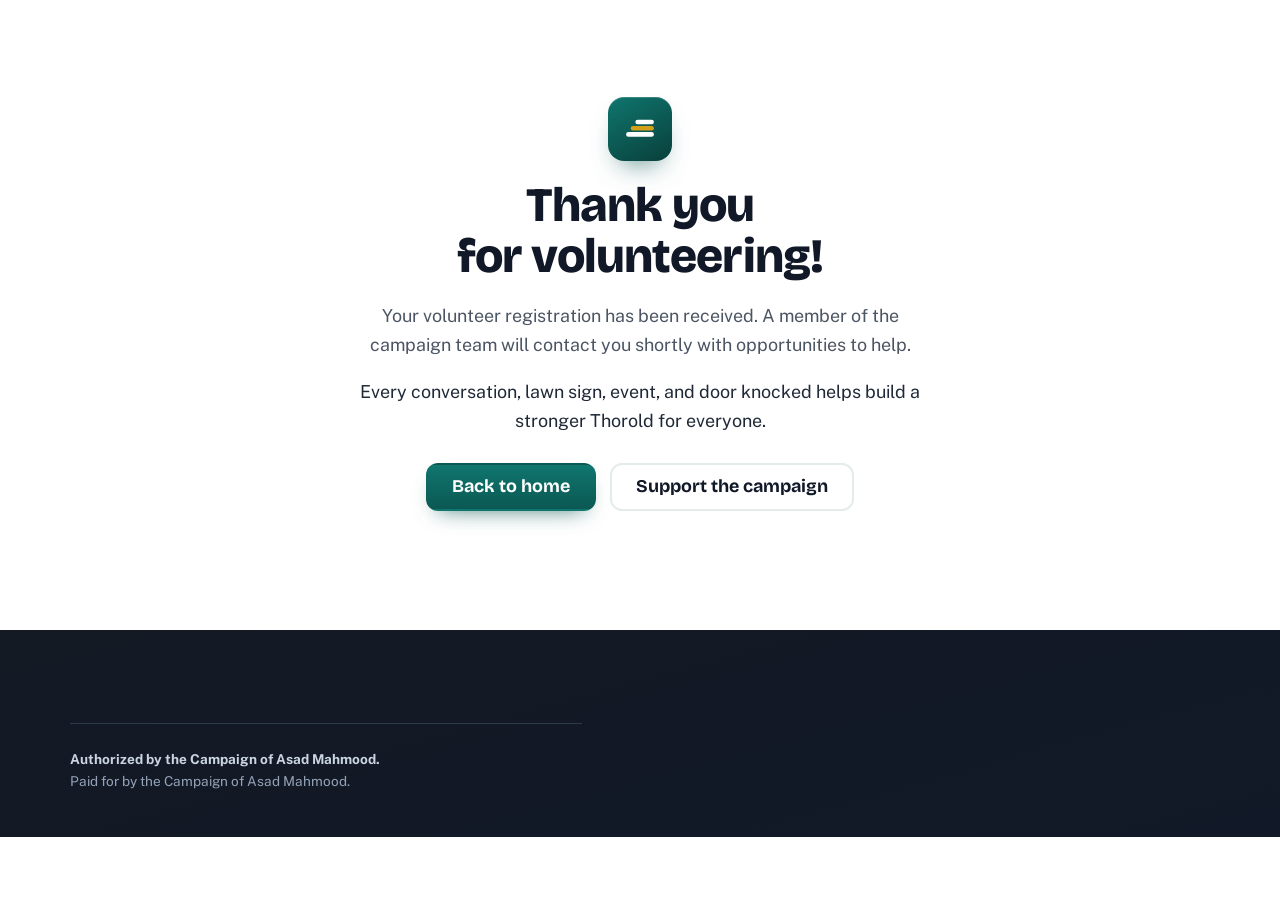
<file: volunteer-success.html>
<!DOCTYPE html>
<html lang="en">
<head>
  <meta charset="UTF-8" />
  <meta name="viewport" content="width=device-width, initial-scale=1" />
  <title>Thank You for Volunteering — Asad Mahmood for Thorold</title>
  <meta name="robots" content="noindex" />
  <link rel="icon" href="logo small.png" />
  <meta name="theme-color" content="#0B5853" />
  <link rel="preconnect" href="https://fonts.googleapis.com" />
  <link rel="preconnect" href="https://fonts.gstatic.com" crossorigin />
  <link href="https://fonts.googleapis.com/css2?family=Bricolage+Grotesque:opsz,wght@12..96,700;12..96,800&family=Public+Sans:wght@400;600;700&display=swap" rel="stylesheet" />
  <link rel="stylesheet" href="css/styles.css" />
</head>
<body>
  <main id="main" class="section centered-page">
    <div class="wrap" style="max-width:600px">
      <span class="page-mark" aria-hidden="true">
        <svg width="34" height="34" viewBox="0 0 22 22" fill="none">
          <rect x="2" y="13" width="18" height="3" rx="1.5" fill="#fff"/>
          <rect x="5" y="9" width="15" height="3" rx="1.5" fill="#D4A017"/>
          <rect x="8" y="5" width="12" height="3" rx="1.5" fill="#fff"/>
        </svg>
      </span>
      <h1 style="font-size:var(--step-3)">Thank you for volunteering!</h1>
      <p style="color:var(--muted)">Your volunteer registration has been received. A member of the campaign team will contact you shortly with opportunities to help.</p>
      <p>Every conversation, lawn sign, event, and door knocked helps build a stronger Thorold for everyone.</p>
      <p style="margin-top:1.5rem">
        <a class="btn btn--primary" href="index.html">Back to home</a>
        <a class="btn btn--ghost" href="donate.html">Support the campaign</a>
      </p>
    </div>
  </main>

  <footer class="site-footer">
    <div class="wrap">
      <p class="footer__auth">
        <strong>Authorized by the Campaign of Asad Mahmood.</strong><br>
        Paid for by the Campaign of Asad Mahmood.
      </p>
    </div>
  </footer>
</body>
</html>
</file>
<file: css/styles.css>
/* ============================================================
   Asad Mahmood for Thorold City Council
   Palette: teal / charcoal / gold (non-partisan civic)
   Signature: stepped "lock chamber" + canal water motif,
   echoing the Welland Canal flight locks through Thorold.
   ============================================================ */

:root {
  /* Brand */
  --teal:        #0F766E;
  --teal-dark:   #0B5853;
  --teal-deep:   #093f3b;
  --teal-700:    #0d6a62;
  --teal-tint:   #E6F2F0;
  --teal-tint-2: #d3e8e5;
  --charcoal:    #1F2937;
  --ink:         #111827;
  --gold:        #B9860B;   /* AA-safe gold for text on white */
  --gold-bright: #D4A017;   /* decorative / on-dark use */
  --gold-pale:   #F4E3B2;
  --paper:       #FFFFFF;
  --paper-2:     #F6F9F8;
  --paper-3:     #EEF5F3;
  --line:        #E4ECEA;
  --muted:       #4B5563;

  /* Type */
  --display: "Bricolage Grotesque", "Public Sans", system-ui, sans-serif;
  --body:    "Public Sans", system-ui, -apple-system, Segoe UI, Roboto, sans-serif;

  /* Scale */
  --step--1: clamp(0.83rem, 0.8rem + 0.15vw, 0.9rem);
  --step-0:  clamp(1rem, 0.96rem + 0.2vw, 1.125rem);
  --step-1:  clamp(1.2rem, 1.1rem + 0.5vw, 1.45rem);
  --step-2:  clamp(1.5rem, 1.3rem + 1vw, 2rem);
  --step-3:  clamp(2rem, 1.6rem + 2vw, 3rem);
  --step-4:  clamp(2.7rem, 1.9rem + 3.6vw, 4.7rem);

  --wrap: 1140px;
  --radius: 18px;
  --radius-sm: 12px;
  --shadow-sm: 0 1px 2px rgba(16,24,40,.05), 0 2px 6px rgba(16,24,40,.04);
  --shadow: 0 2px 4px rgba(16,24,40,.04), 0 18px 40px -22px rgba(11,88,83,.4);
  --shadow-lg: 0 30px 60px -30px rgba(11,88,83,.45);
}

* { box-sizing: border-box; }
html { scroll-behavior: smooth; -webkit-text-size-adjust: 100%; }

@media (prefers-reduced-motion: reduce) {
  html { scroll-behavior: auto; }
  *, *::before, *::after { animation-duration: .001ms !important; animation-iteration-count: 1 !important; transition-duration: .001ms !important; }
}

body {
  margin: 0;
  font-family: var(--body);
  font-size: var(--step-0);
  line-height: 1.62;
  color: var(--charcoal);
  background: var(--paper);
  -webkit-font-smoothing: antialiased;
  text-rendering: optimizeLegibility;
}

h1, h2, h3, h4 { font-family: var(--display); color: var(--ink); line-height: 1.06; letter-spacing: -.018em; margin: 0 0 .4em; text-wrap: balance; }
h1 { font-size: var(--step-4); font-weight: 800; }
h2 { font-size: var(--step-3); font-weight: 700; }
h3 { font-size: var(--step-1); font-weight: 700; }
p  { margin: 0 0 1em; max-width: 64ch; text-wrap: pretty; }
a  { color: var(--teal-dark); }
img { max-width: 100%; }

.wrap { width: min(100% - 2.5rem, var(--wrap)); margin-inline: auto; }
.section { padding: clamp(3.2rem, 6.5vw, 6rem) 0; position: relative; }
.section--tint { background: var(--paper-2); }
.section--pattern {
  background:
    radial-gradient(circle at 1px 1px, rgba(15,118,110,.07) 1px, transparent 0) 0 0/22px 22px,
    var(--paper-2);
}

/* ---------- Accessibility utilities ---------- */
.visually-hidden { position: absolute; width: 1px; height: 1px; padding: 0; margin: -1px; overflow: hidden; clip: rect(0 0 0 0); white-space: nowrap; border: 0; }
.skip-link { position: absolute; left: 1rem; top: -3.5rem; z-index: 200; background: var(--ink); color: #fff; padding: .65rem 1rem; border-radius: 10px; transition: top .18s ease; }
.skip-link:focus { top: 1rem; }
:where(a, button, input, select, textarea, summary):focus-visible { outline: 3px solid var(--gold-bright); outline-offset: 2px; border-radius: 8px; }

/* ---------- Eyebrow ---------- */
.eyebrow {
  font-family: var(--display); text-transform: uppercase; letter-spacing: .16em;
  font-size: var(--step--1); font-weight: 700; color: var(--teal-dark);
  display: inline-flex; align-items: center; gap: .6rem; margin-bottom: 1rem;
}
.eyebrow::before { content: ""; width: 28px; height: 3px; border-radius: 3px; background: linear-gradient(90deg, var(--gold-bright), var(--gold)); display: inline-block; }

/* ---------- Buttons ---------- */
.btn {
  display: inline-flex; align-items: center; gap: .5rem;
  font-family: var(--display); font-weight: 700; font-size: var(--step-0);
  padding: .82rem 1.5rem; border-radius: 12px; border: 2px solid transparent;
  cursor: pointer; text-decoration: none; line-height: 1;
  transition: transform .14s cubic-bezier(.2,.8,.2,1), background .18s ease, box-shadow .18s ease, border-color .18s ease, filter .18s ease;
  will-change: transform;
}
.btn:hover { transform: translateY(-2px); }
.btn:active { transform: translateY(0); }
.btn--primary { background: linear-gradient(180deg, var(--teal), var(--teal-dark)); color: #fff; box-shadow: 0 10px 22px -12px rgba(11,88,83,.8); }
.btn--primary:hover { box-shadow: 0 16px 28px -12px rgba(11,88,83,.85); }
.btn--gold { background: linear-gradient(180deg, #E3B021, var(--gold-bright)); color: #2a1f00; box-shadow: 0 10px 22px -12px rgba(212,160,23,.85); }
.btn--gold:hover { filter: brightness(1.04); }
.btn--ghost { background: rgba(255,255,255,.6); color: var(--ink); border-color: var(--line); backdrop-filter: blur(4px); }
.btn--ghost:hover { border-color: var(--teal); color: var(--teal-dark); }
.btn--block { width: 100%; justify-content: center; }
.btn svg { flex: none; }

/* ---------- Election banner ---------- */
.election-banner {
  background: linear-gradient(90deg, var(--teal-deep), var(--teal-dark) 55%, #0d6157);
  color: #fff;
  padding: .6rem 1rem;
  font-size: .93rem;
  border-bottom: 2px solid var(--gold-bright);
}
.election-banner .wrap {
  display: flex; justify-content: center; align-items: center;
  gap: .35rem .9rem; flex-wrap: wrap; text-align: center;
}
.election-banner strong { font-family: var(--display); letter-spacing: .01em; white-space: nowrap; }
.election-banner a { color: var(--gold-pale); font-weight: 700; text-decoration: underline; text-underline-offset: 3px; }
.election-banner a:hover { color: #fff; }
.election-banner .countdown {
  display: inline-block; background: rgba(212,160,23,.18); border: 1px solid rgba(212,160,23,.55);
  color: var(--gold-pale); font-family: var(--display); font-weight: 700; font-size: .8rem;
  padding: .12rem .65rem; border-radius: 999px; white-space: nowrap;
}

/* ---------- Header / nav ---------- */
.site-header {
  position: sticky; top: 0; z-index: 100;
  background: rgba(255,255,255,.82);
  backdrop-filter: saturate(150%) blur(12px);
  border-bottom: 1px solid transparent;
  transition: border-color .2s ease, box-shadow .2s ease, background .2s ease;
}
.site-header.is-scrolled { border-bottom-color: var(--line); box-shadow: 0 6px 24px -18px rgba(16,24,40,.5); background: rgba(255,255,255,.92); }
.nav { display: flex; align-items: center; justify-content: space-between; gap: 1rem; padding: .7rem 0; }
.brand { display: flex; align-items: center; gap: .75rem; text-decoration: none; color: var(--ink); }
.brand__mark {
  width: 44px; height: 44px; flex: none; border-radius: 12px;
  background: linear-gradient(150deg, var(--teal), var(--teal-deep));
  display: grid; place-items: center; box-shadow: inset 0 1px 0 rgba(255,255,255,.18), 0 6px 14px -8px rgba(11,88,83,.9);
}
.brand__name { font-family: var(--display); font-weight: 800; font-size: 1.18rem; line-height: 1; }
.brand__name small { display: block; font-weight: 600; font-size: .72rem; letter-spacing: .05em; color: var(--muted); margin-top: 4px; text-transform: uppercase; }

.nav__links { display: flex; align-items: center; gap: .15rem; list-style: none; margin: 0; padding: 0; }
.nav__links a { text-decoration: none; color: var(--charcoal); font-weight: 600; padding: .5rem .75rem; border-radius: 9px; font-size: .98rem; transition: background .15s ease, color .15s ease; white-space: nowrap; }
.nav__links a:hover { background: var(--teal-tint); color: var(--teal-dark); }
.nav__links a[aria-current="page"] { color: var(--teal-dark); background: var(--teal-tint); }
.nav__cta { margin-left: .45rem; }
.nav__cta a[aria-current="page"] { background: linear-gradient(180deg, #E3B021, var(--gold-bright)); color: #2a1f00; }

.nav__toggle { display: none; background: none; border: 2px solid var(--line); border-radius: 11px; padding: .55rem .65rem; cursor: pointer; }
.nav__toggle span, .nav__toggle span::before, .nav__toggle span::after { content: ""; display: block; width: 22px; height: 2px; background: var(--ink); border-radius: 2px; position: relative; transition: transform .2s ease, opacity .2s ease; }
.nav__toggle span::before { position: absolute; top: -6px; }
.nav__toggle span::after  { position: absolute; top: 6px; }
.nav__toggle[aria-expanded="true"] span { background: transparent; }
.nav__toggle[aria-expanded="true"] span::before { transform: translateY(6px) rotate(45deg); }
.nav__toggle[aria-expanded="true"] span::after  { transform: translateY(-6px) rotate(-45deg); }

/* The nav carries eight items — collapse earlier so links never overflow */
@media (max-width: 1080px) {
  .nav__toggle { display: inline-block; }
  .nav__links {
    position: absolute; left: 0; right: 0; top: 100%; flex-direction: column; align-items: stretch; gap: 0;
    background: #fff; border-bottom: 1px solid var(--line); box-shadow: var(--shadow);
    padding: .5rem 1.25rem 1.1rem; display: none;
  }
  .nav__links.is-open { display: flex; }
  .nav__links a { padding: .85rem .4rem; border-radius: 0; border-bottom: 1px solid var(--line); white-space: normal; }
  .nav__cta { margin: .7rem 0 0; }
  .nav__cta a { text-align: center; display: block; border-bottom: 0; border-radius: 12px; }
}

/* ---------- HERO ---------- */
.hero { position: relative; overflow: hidden; color: #fff; isolation: isolate;
  background:
    radial-gradient(120% 90% at 85% -10%, #14857c 0%, transparent 55%),
    radial-gradient(100% 120% at 0% 110%, #0a4f4a 0%, transparent 60%),
    linear-gradient(165deg, var(--teal-dark), var(--teal-deep));
}
/* faint topographic lines */
.hero::before {
  content: ""; position: absolute; inset: 0; z-index: -1; opacity: .5;
  background-image: repeating-linear-gradient(115deg, rgba(255,255,255,.05) 0 1px, transparent 1px 64px);
}
.hero__inner { position: relative; z-index: 2; padding: clamp(3.4rem, 7vw, 6.5rem) 0 clamp(5rem, 8vw, 7.5rem); }
.hero__grid { display: grid; grid-template-columns: 1.12fr .88fr; gap: clamp(1.5rem, 4vw, 3.4rem); align-items: center; }
.hero h1 { color: #fff; max-width: 15ch; }
.hero h1 .accent { color: var(--gold-pale); }
.hero__sub { font-family: var(--display); font-weight: 700; color: var(--gold-bright); letter-spacing: .01em; font-size: var(--step-1); margin: .35rem 0 1.1rem; display: inline-flex; align-items: center; gap: .6rem; }
.hero__sub::after { content: ""; flex: 1; height: 2px; min-width: 30px; background: linear-gradient(90deg, var(--gold-bright), transparent); border-radius: 2px; }
.hero__lede { color: #eaf5f3; font-size: var(--step-1); max-width: 42ch; }
.hero__cta { display: flex; flex-wrap: wrap; gap: .7rem; margin-top: 1.7rem; }

.hero__cta .btn--ghost { color: #fff; border-color: rgba(255,255,255,.4); background: rgba(255,255,255,.08); }
.hero__cta .btn--ghost:hover { background: rgba(255,255,255,.16); border-color: #fff; color: #fff; }
.hero__cta .btn--light { background: #fff; color: var(--teal-dark); box-shadow: 0 12px 24px -12px rgba(0,0,0,.5); }

/* framed photo with gold corners */
.hero__card { position: relative; }
.hero__frame { position: relative; padding: 12px; border-radius: calc(var(--radius) + 6px); background: linear-gradient(160deg, rgba(255,255,255,.16), rgba(255,255,255,.04)); border: 1px solid rgba(255,255,255,.18); box-shadow: var(--shadow-lg); }
.hero__frame::before, .hero__frame::after { content: ""; position: absolute; width: 34px; height: 34px; border: 3px solid var(--gold-bright); }
.hero__frame::before { top: -3px; left: -3px; border-right: 0; border-bottom: 0; border-radius: 14px 0 0 0; }
.hero__frame::after { bottom: -3px; right: -3px; border-left: 0; border-top: 0; border-radius: 0 0 14px 0; }
.hero__photo {
  aspect-ratio: 4/5; border-radius: var(--radius); overflow: hidden; position: relative;
  background:
    radial-gradient(120% 80% at 50% 0%, rgba(255,255,255,.1), transparent 60%),
    repeating-linear-gradient(135deg, rgba(255,255,255,.05) 0 16px, rgba(255,255,255,.015) 16px 32px),
    var(--teal);
  display: grid; place-items: center; text-align: center; color: #d6ebe7; padding: 0;
}
.hero__photo img { width: 100%; height: 100%; object-fit: cover; border-radius: var(--radius); display: block; }
.hero__badge {
  position: absolute; left: 50%; bottom: -18px; transform: translateX(-50%);
  background: #fff; color: var(--teal-dark); font-family: var(--display); font-weight: 700;
  font-size: .82rem; letter-spacing: .02em; padding: .5rem 1rem; border-radius: 999px;
  box-shadow: var(--shadow); white-space: nowrap; display: inline-flex; align-items: center; gap: .5rem;
}
.hero__badge i { width: 7px; height: 7px; border-radius: 50%; background: var(--gold-bright); display: inline-block; }

/* canal-lock wave at base of hero */
.hero__wave { position: absolute; left: 0; right: 0; bottom: -1px; z-index: 1; line-height: 0; }
.hero__wave svg { display: block; width: 100%; height: auto; }

@media (max-width: 780px) {
  .hero__grid { grid-template-columns: 1fr; }
  .hero__card { order: -1; max-width: 300px; margin-inline: auto; }
  .hero__badge { position: static; transform: none; margin: .9rem auto 0; }
}

/* ---------- Signals row ---------- */
.signals { display: grid; grid-template-columns: repeat(3, 1fr); gap: 1.1rem; margin-top: -3.5rem; position: relative; z-index: 3; }
.signals div { background: #fff; padding: 1.5rem 1.5rem; border-radius: var(--radius); border: 1px solid var(--line); box-shadow: var(--shadow); border-top: 3px solid var(--teal); }
.signals strong { display: block; font-family: var(--display); font-size: 1.12rem; color: var(--ink); margin-bottom: .25rem; }
.signals p { margin: 0; font-size: .95rem; color: var(--muted); }
@media (max-width: 720px) { .signals { grid-template-columns: 1fr; margin-top: -2.5rem; } }

/* ---------- Priorities cards ---------- */
.section-head { max-width: 62ch; margin-bottom: 2.4rem; }
.cards { display: grid; grid-template-columns: repeat(auto-fit, minmax(270px, 1fr)); gap: 1.2rem; }
.card {
  background: #fff; border: 1px solid var(--line); border-radius: var(--radius);
  padding: 1.7rem 1.6rem; box-shadow: var(--shadow-sm); position: relative; overflow: hidden;
  transition: transform .2s cubic-bezier(.2,.8,.2,1), box-shadow .2s ease, border-color .2s ease;
}
.card::after {
  content: ""; position: absolute; left: 0; right: 0; bottom: 0; height: 3px;
  background: linear-gradient(90deg, var(--gold-bright), var(--teal));
  transform: scaleX(0); transform-origin: left; transition: transform .25s cubic-bezier(.2,.8,.2,1);
}
.card:hover { transform: translateY(-4px); box-shadow: var(--shadow); border-color: var(--teal-tint-2); }
.card:hover::after { transform: scaleX(1); }
.card__num { position: absolute; top: .8rem; right: 1.1rem; font-family: var(--display); font-weight: 800; font-size: 2.6rem; line-height: 1; color: var(--paper-3); user-select: none; }
.card h3 { margin: 0 0 .45rem; position: relative; z-index: 1; }
.card p { color: var(--muted); margin: 0; font-size: .97rem; position: relative; z-index: 1; }

/* ---------- Split / Meet ---------- */
.split { display: grid; grid-template-columns: .92fr 1.08fr; gap: clamp(1.6rem, 4.5vw, 3.6rem); align-items: center; }
@media (max-width: 840px) { .split { grid-template-columns: 1fr; } }
.portrait-frame { position: relative; }
.portrait-frame::before { content: ""; position: absolute; inset: 0; transform: translate(16px,16px); border: 2px solid var(--teal-tint-2); border-radius: var(--radius); z-index: 0; }
.portrait {
  position: relative; z-index: 1; border-radius: var(--radius); aspect-ratio: 4/5; overflow: hidden;
  border: 1px solid var(--line); box-shadow: var(--shadow);
  background: linear-gradient(180deg, var(--teal-tint), #fff);
  display: grid; place-items: center; color: var(--muted); text-align: center; padding: 0;
}
.portrait img { width: 100%; height: 100%; object-fit: cover; display: block; }

/* ---------- Inclusion band ---------- */
.band {
  position: relative; overflow: hidden; border-radius: var(--radius);
  background:
    radial-gradient(120% 120% at 100% 0%, #2a3a4d 0%, transparent 55%),
    linear-gradient(165deg, var(--charcoal), #161e29);
  color: #fff; padding: clamp(2.2rem, 5vw, 3.8rem);
}
.band::after { content: ""; position: absolute; right: -40px; bottom: -40px; width: 220px; height: 220px; opacity: .12;
  background: repeating-linear-gradient(180deg, var(--gold-bright) 0 10px, transparent 10px 26px); border-radius: 20px; }
.band h2 { color: #fff; }
.band p { color: #e6e8ec; }
.band .pills { display: flex; flex-wrap: wrap; gap: .55rem; margin-top: 1.4rem; position: relative; z-index: 1; }
.band .pills span { border: 1px solid rgba(255,255,255,.26); border-radius: 999px; padding: .4rem 1rem; font-size: .92rem; background: rgba(255,255,255,.04); transition: background .15s ease, border-color .15s ease; }
.band .pills span:hover { background: rgba(212,160,23,.16); border-color: var(--gold-bright); }

/* ---------- Forms ---------- */
.form-card { background: #fff; border: 1px solid var(--line); border-radius: var(--radius); padding: clamp(1.4rem, 3vw, 2rem); box-shadow: var(--shadow); }
.form { display: grid; gap: 1.05rem; }
.field { display: grid; gap: .38rem; }
.field label { font-weight: 700; font-size: .95rem; }
.field .hint { font-size: .84rem; color: var(--muted); font-weight: 400; }
.field input, .field select, .field textarea {
  font: inherit; padding: .72rem .85rem; border: 1.5px solid var(--line); border-radius: 11px;
  background: var(--paper-2); color: var(--ink); width: 100%; transition: border-color .15s ease, background .15s ease, box-shadow .15s ease;
}
.field input:hover, .field select:hover, .field textarea:hover { border-color: var(--teal-tint-2); }
.field input:focus, .field select:focus, .field textarea:focus { border-color: var(--teal); background: #fff; outline: 3px solid var(--gold-bright); outline-offset: 1px; box-shadow: 0 0 0 4px var(--teal-tint); }
.field--row { display: grid; grid-template-columns: 1fr 1fr; gap: 1.05rem; }
@media (max-width: 560px) { .field--row { grid-template-columns: 1fr; } }
.checkbox { display: grid; grid-template-columns: auto 1fr; gap: .65rem; align-items: start; font-size: .92rem; }
.checkbox input { width: 1.15rem; height: 1.15rem; margin-top: .22rem; accent-color: var(--teal); }
.form__status { font-weight: 600; padding: .85rem 1rem; border-radius: 11px; display: none; }
.form__status.ok  { display: block; background: var(--teal-tint); color: var(--teal-dark); border: 1px solid var(--teal-tint-2); }
.form__status.err { display: block; background: #fdeaea; color: #9b1c1c; border: 1px solid #f6cccc; }

/* ---------- Donate amounts ---------- */
.amounts { display: grid; grid-template-columns: repeat(4, 1fr); gap: .65rem; }
@media (max-width: 560px) { .amounts { grid-template-columns: repeat(2, 1fr); } }
.amount { border: 1.5px solid var(--line); background: var(--paper-2); border-radius: 12px; padding: .95rem .5rem; font-family: var(--display); font-weight: 700; font-size: 1.12rem; cursor: pointer; color: var(--ink); transition: transform .12s ease, border-color .15s ease, background .15s ease, color .15s ease; }
.amount:hover { transform: translateY(-2px); border-color: var(--teal-tint-2); }
.amount[aria-pressed="true"] { border-color: var(--teal); background: var(--teal-tint); color: var(--teal-dark); box-shadow: 0 0 0 3px var(--teal-tint); }

.notice { border-left: 5px solid var(--gold-bright); background: linear-gradient(180deg, #fffaf0, #fff); padding: 1.1rem 1.3rem; border-radius: 0 12px 12px 0; font-size: .95rem; box-shadow: var(--shadow-sm); }
.notice strong { color: var(--ink); }

/* ---------- Contact list ---------- */
.contact-list { list-style: none; padding: 0; margin: 0 0 1em; display: grid; gap: .65rem; }

/* ---------- Centered utility pages (thank-you / under construction) ---------- */
.centered-page { min-height: 70vh; display: grid; place-items: center; text-align: center; }
.centered-page .wrap > * { margin-left: auto; margin-right: auto; }
.centered-page .page-mark {
  width: 64px; height: 64px; margin: 0 auto 1.2rem; border-radius: 16px;
  background: linear-gradient(150deg, var(--teal), var(--teal-deep));
  display: grid; place-items: center;
  box-shadow: inset 0 1px 0 rgba(255,255,255,.18), 0 14px 28px -14px rgba(11,88,83,.8);
}
.centered-page .btn { margin: .25rem .3rem; }

/* ---------- Footer ---------- */
.site-footer { position: relative; background: linear-gradient(165deg, #131a24, var(--ink)); color: #cbd5e1; padding: clamp(2.6rem,5vw,3.6rem) 0 2rem; margin-top: 0; }
.site-footer .wave-top { position: absolute; top: -1px; left: 0; right: 0; line-height: 0; transform: rotate(180deg); }
.site-footer .wave-top svg { width: 100%; height: auto; display: block; }
.site-footer a { color: #e2e8f0; }
.footer__grid { display: grid; grid-template-columns: 1.5fr 1fr 1fr; gap: 2.2rem; }
@media (max-width: 760px) { .footer__grid { grid-template-columns: 1fr; gap: 1.6rem; } }
.footer__grid h4 { font-family: var(--display); color: #fff; margin: 0 0 .8rem; font-size: 1rem; }
.footer__grid ul { list-style: none; margin: 0; padding: 0; display: grid; gap: .5rem; }
.footer__grid ul a { text-decoration: none; opacity: .85; }
.footer__grid ul a:hover { opacity: 1; text-decoration: underline; }
.footer__auth { margin-top: 2.2rem; padding-top: 1.5rem; border-top: 1px solid #2c3a4a; font-size: .85rem; color: #94a3b8; }
.footer__auth strong { color: #cbd5e1; }

/* ---------- Section divider wave ---------- */
.wave-divide { line-height: 0; }
.wave-divide svg { display: block; width: 100%; height: auto; }

/* legacy hooks kept harmless */
.hero__steps, .divider-steps { display: none; }

/* ---------- Scroll reveal ---------- */
.reveal { opacity: 0; transform: translateY(18px); transition: opacity .6s ease, transform .6s cubic-bezier(.2,.8,.2,1); }
.reveal.in { opacity: 1; transform: none; }
.reveal[data-d="1"] { transition-delay: .08s; }
.reveal[data-d="2"] { transition-delay: .16s; }
.reveal[data-d="3"] { transition-delay: .24s; }
@media (prefers-reduced-motion: reduce) { .reveal { opacity: 1; transform: none; } }

/* Campaign Logo */
.campaign-logo { width: 100%; height: 100%; object-fit: contain; display: block; }

/* ===== Media page ===== */
.media-hero {
  background:
    radial-gradient(90% 100% at 100% 0%, rgba(15,118,110,.18), transparent 55%),
    linear-gradient(180deg, #ffffff, #f6f9f8);
  padding: clamp(4rem, 8vw, 7rem) 0 3.5rem;
  border-bottom: 1px solid var(--line);
}
.media-hero__grid { display: grid; grid-template-columns: 1.4fr .8fr; gap: 2rem; align-items: end; }
.media-hero h1 { font-size: clamp(2.8rem, 6vw, 6.2rem); letter-spacing: -.05em; margin-bottom: 1rem; }
.media-hero p { font-size: 1.15rem; color: var(--muted); }
.media-quote { background: var(--charcoal); color: #fff; padding: 1.6rem; border-radius: 20px; box-shadow: var(--shadow); border-left: 5px solid var(--gold-bright); }
.media-quote p { color: #fff; font-family: var(--display); font-size: 1.25rem; line-height: 1.35; }
.media-quote strong { color: var(--gold-bright); }

.media-grid { display: grid; grid-template-columns: repeat(3, 1fr); gap: 1.25rem; }
.media-card {
  background: #fff; border: 1px solid var(--line); border-radius: 22px; padding: 1.6rem;
  box-shadow: var(--shadow-sm); display: flex; flex-direction: column; min-height: 260px;
  transition: transform .2s ease, box-shadow .2s ease;
}
.media-card:hover { transform: translateY(-5px); box-shadow: var(--shadow); }
.media-card--featured {
  grid-column: span 2;
  background: linear-gradient(135deg, rgba(15,118,110,.94), rgba(9,63,59,.96));
  color: #fff; min-height: 320px; justify-content: flex-end;
}
.media-card--featured h2, .media-card--featured p { color: #fff; }
.media-source {
  display: inline-flex; width: fit-content; background: var(--teal-tint); color: var(--teal-dark);
  font-weight: 800; font-size: .75rem; letter-spacing: .08em; text-transform: uppercase;
  padding: .35rem .7rem; border-radius: 999px; margin-bottom: 1rem;
}
.media-card--featured .media-source { background: rgba(255,255,255,.16); color: var(--gold-pale); }
.media-card h3 { color: var(--ink); font-size: 1.35rem; }
.media-card p { color: var(--muted); margin-bottom: 1.4rem; }
.media-card a:not(.btn) { margin-top: auto; font-weight: 800; color: var(--teal-dark); text-decoration: none; }
.media-card a:not(.btn):hover { text-decoration: underline; }

.media-cta { background: var(--charcoal); color: #fff; padding: 4rem 0; text-align: center; }
.media-cta h2, .media-cta p { color: #fff; margin-left: auto; margin-right: auto; }

@media (max-width: 900px) {
  .media-hero__grid, .media-grid { grid-template-columns: 1fr; }
  .media-card--featured { grid-column: span 1; }
}

/* ============================================================
   V2 ENHANCEMENTS — "next level" pass
   ============================================================ */

/* Brand selection colour */
::selection { background: var(--gold-pale); color: var(--teal-deep); }

/* Gold reading-progress bar */
.progress-bar {
  position: fixed; top: 0; left: 0; height: 3px; width: 0%;
  background: linear-gradient(90deg, var(--gold-bright), #E9C15A);
  z-index: 300; pointer-events: none;
  box-shadow: 0 0 10px rgba(212,160,23,.55);
  transition: width .08s linear;
}

/* Hero: film grain + slow ambient glow */
.hero::after {
  content: ""; position: absolute; inset: 0; z-index: -1; opacity: .35; pointer-events: none;
  background-image: url("data:image/svg+xml,%3Csvg xmlns='http://www.w3.org/2000/svg' width='140' height='140'%3E%3Cfilter id='n'%3E%3CfeTurbulence type='fractalNoise' baseFrequency='0.9' numOctaves='2' stitchTiles='stitch'/%3E%3CfeColorMatrix type='saturate' values='0'/%3E%3C/filter%3E%3Crect width='100%25' height='100%25' filter='url(%23n)' opacity='0.05'/%3E%3C/svg%3E");
}
@keyframes heroGlow {
  0%, 100% { transform: translate(0, 0) scale(1); opacity: .5; }
  50%      { transform: translate(-3%, 2%) scale(1.06); opacity: .75; }
}
.hero__glow {
  position: absolute; z-index: -1; width: 46vw; height: 46vw; min-width: 420px; min-height: 420px;
  right: -12%; top: -18%; border-radius: 50%;
  background: radial-gradient(circle, rgba(212,160,23,.16) 0%, rgba(20,133,124,.12) 40%, transparent 70%);
  filter: blur(40px); animation: heroGlow 14s ease-in-out infinite; pointer-events: none;
}

/* Signature: Welland Canal flight locks — descending stepped chambers
   that slowly "fill" with water, echoing Locks 4–6 through Thorold */
.flight-locks {
  position: absolute; left: 2vw; bottom: 14%; z-index: 0;
  display: grid; gap: 10px; pointer-events: none; opacity: .5;
}
.flight-locks span {
  height: 12px; border-radius: 4px;
  background: rgba(255,255,255,.07);
  border: 1px solid rgba(255,255,255,.12);
  position: relative; overflow: hidden;
}
.flight-locks span:nth-child(1) { width: 180px; }
.flight-locks span:nth-child(2) { width: 140px; margin-left: 24px; }
.flight-locks span:nth-child(3) { width: 100px; margin-left: 48px; }
.flight-locks span:nth-child(4) { width: 64px;  margin-left: 72px; }
.flight-locks span::after {
  content: ""; position: absolute; inset: 0; transform: translateX(-100%);
  background: linear-gradient(90deg, transparent, rgba(212,160,23,.55), rgba(255,255,255,.25), transparent);
  animation: lockFill 7s ease-in-out infinite;
}
.flight-locks span:nth-child(2)::after { animation-delay: .9s; }
.flight-locks span:nth-child(3)::after { animation-delay: 1.8s; }
.flight-locks span:nth-child(4)::after { animation-delay: 2.7s; }
@keyframes lockFill {
  0%       { transform: translateX(-100%); }
  45%, 60% { transform: translateX(0); }
  100%     { transform: translateX(100%); }
}
@media (max-width: 980px) { .flight-locks { display: none; } }
@media (prefers-reduced-motion: reduce) {
  .hero__glow, .flight-locks span::after { animation: none; }
}

/* Hero photo: slow parallax float on the frame */
@keyframes frameFloat { 0%,100% { transform: translateY(0); } 50% { transform: translateY(-8px); } }
.hero__frame { animation: frameFloat 9s ease-in-out infinite; }
@media (prefers-reduced-motion: reduce) { .hero__frame { animation: none; } }

/* Gold button: light sweep on hover */
.btn--gold { position: relative; overflow: hidden; }
.btn--gold::after {
  content: ""; position: absolute; top: 0; bottom: 0; width: 40%;
  left: -60%; transform: skewX(-20deg);
  background: linear-gradient(90deg, transparent, rgba(255,255,255,.45), transparent);
  transition: left .45s ease;
}
.btn--gold:hover::after { left: 130%; }

/* Priorities: icon chips return, richer than numerals alone */
.card__icon {
  width: 50px; height: 50px; border-radius: 13px; display: grid; place-items: center; margin-bottom: 1rem;
  background: linear-gradient(160deg, var(--teal-tint), #fff); color: var(--teal-dark);
  border: 1px solid var(--teal-tint-2); position: relative; z-index: 1;
  transition: background .2s ease, color .2s ease, transform .2s ease;
}
.card:hover .card__icon { background: linear-gradient(160deg, var(--teal), var(--teal-dark)); color: #fff; transform: scale(1.06); }

/* Stepped flight-lock divider (light sections) */
.locks-divide { display: grid; gap: 7px; width: min(280px, 60%); margin: 0 auto; padding: clamp(1.2rem, 3vw, 2.2rem) 0; }
.locks-divide span { height: 6px; border-radius: 3px; background: var(--teal-tint-2); justify-self: center; }
.locks-divide span:nth-child(1) { width: 100%; }
.locks-divide span:nth-child(2) { width: 68%; background: var(--gold-pale); }
.locks-divide span:nth-child(3) { width: 38%; background: var(--teal-tint); }

/* Inclusion band: faint lock steps in the corner glow */
.band::before {
  content: ""; position: absolute; left: -30px; top: -30px; width: 200px; height: 200px; opacity: .1;
  background: repeating-linear-gradient(90deg, var(--teal-tint) 0 10px, transparent 10px 26px);
  border-radius: 20px; pointer-events: none;
}

/* Media hero: gold keel under the headline */
.media-hero h1 { position: relative; display: inline-block; }
.media-hero h1::after {
  content: ""; position: absolute; left: 2px; bottom: .05em; height: .18em; width: 38%;
  background: linear-gradient(90deg, var(--gold-bright), transparent); border-radius: 4px; z-index: -1; opacity: .55;
}

/* Signals: number-free, but give each a gold tick on hover */
.signals div { transition: transform .2s ease, box-shadow .2s ease; }
.signals div:hover { transform: translateY(-3px); box-shadow: var(--shadow-lg); border-top-color: var(--gold-bright); }

/* Forms: floating card lift on focus-within */
.form-card:focus-within { box-shadow: var(--shadow-lg); border-color: var(--teal-tint-2); }

/* Footer links: gold arrow slide */
.footer__grid ul a { position: relative; transition: padding-left .18s ease; }
.footer__grid ul a:hover { padding-left: .9rem; text-decoration: none; }
.footer__grid ul a:hover::before { content: "→"; position: absolute; left: 0; color: var(--gold-bright); }
</file>
